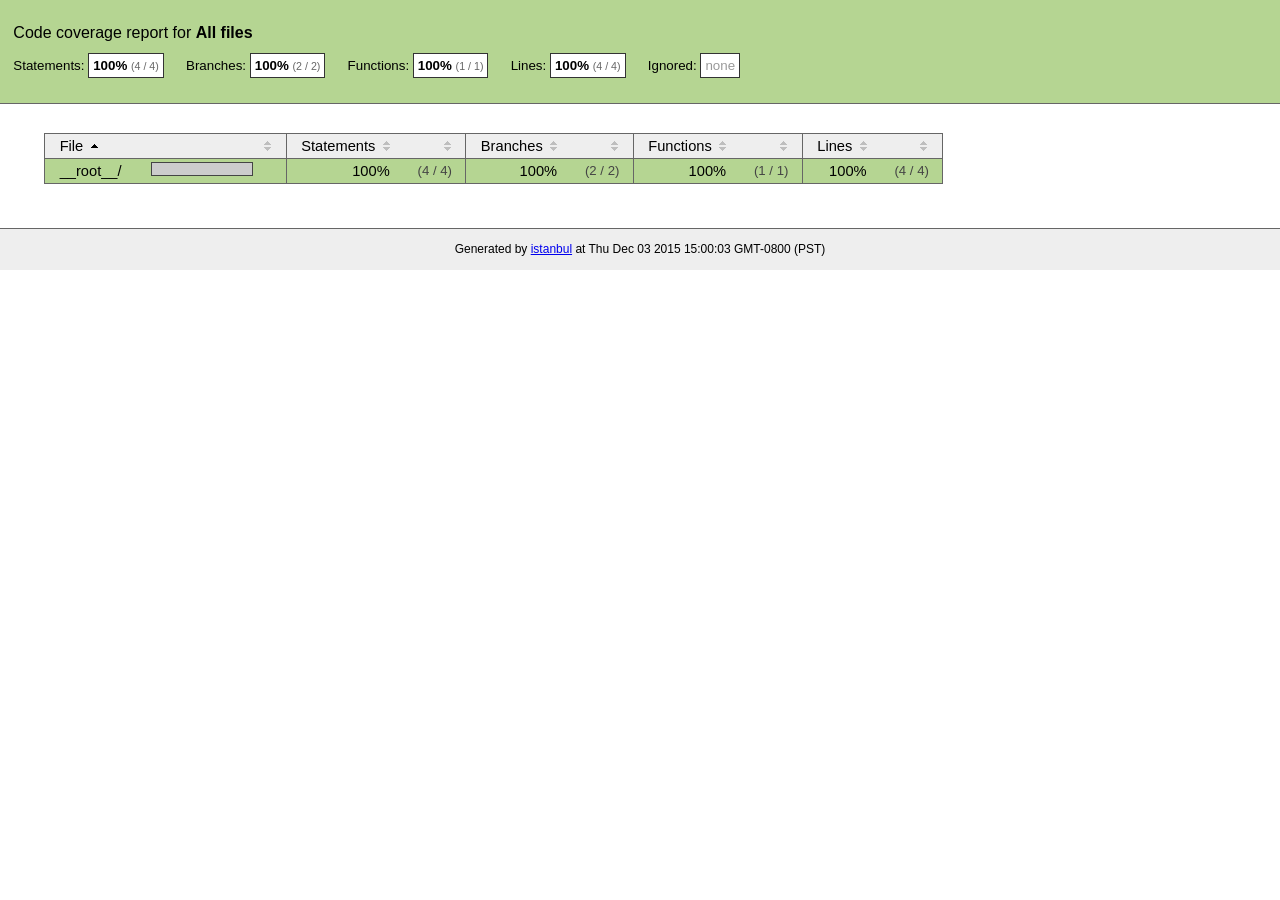
<file: .metadata/.plugins/org.eclipse.wildwebdeveloper.embedder.node/node-v16.13.2-win-x64/node_modules/npm/node_modules/unique-filename/coverage/index.html>
<!doctype html>
<html lang="en">
<head>
    <title>Code coverage report for All files</title>
    <meta charset="utf-8">
    <link rel="stylesheet" href="prettify.css">
    <link rel="stylesheet" href="base.css">
    <style type='text/css'>
        div.coverage-summary .sorter {
            background-image: url(sort-arrow-sprite.png);
        }
    </style>
</head>
<body>
<div class="header high">
    <h1>Code coverage report for <span class="entity">All files</span></h1>
    <h2>
        Statements: <span class="metric">100% <small>(4 / 4)</small></span> &nbsp;&nbsp;&nbsp;&nbsp;
        Branches: <span class="metric">100% <small>(2 / 2)</small></span> &nbsp;&nbsp;&nbsp;&nbsp;
        Functions: <span class="metric">100% <small>(1 / 1)</small></span> &nbsp;&nbsp;&nbsp;&nbsp;
        Lines: <span class="metric">100% <small>(4 / 4)</small></span> &nbsp;&nbsp;&nbsp;&nbsp;
        Ignored: <span class="metric"><span class="ignore-none">none</span></span> &nbsp;&nbsp;&nbsp;&nbsp;
    </h2>
    <div class="path"></div>
</div>
<div class="body">
<div class="coverage-summary">
<table>
<thead>
<tr>
   <th data-col="file" data-fmt="html" data-html="true" class="file">File</th>
   <th data-col="pic" data-type="number" data-fmt="html" data-html="true" class="pic"></th>
   <th data-col="statements" data-type="number" data-fmt="pct" class="pct">Statements</th>
   <th data-col="statements_raw" data-type="number" data-fmt="html" class="abs"></th>
   <th data-col="branches" data-type="number" data-fmt="pct" class="pct">Branches</th>
   <th data-col="branches_raw" data-type="number" data-fmt="html" class="abs"></th>
   <th data-col="functions" data-type="number" data-fmt="pct" class="pct">Functions</th>
   <th data-col="functions_raw" data-type="number" data-fmt="html" class="abs"></th>
   <th data-col="lines" data-type="number" data-fmt="pct" class="pct">Lines</th>
   <th data-col="lines_raw" data-type="number" data-fmt="html" class="abs"></th>
</tr>
</thead>
<tbody><tr>
	<td class="file high" data-value="__root__/"><a href="__root__/index.html">__root__/</a></td>
	<td data-value="100" class="pic high"><span class="cover-fill cover-full" style="width: 100px;"></span><span class="cover-empty" style="width:0px;"></span></td>
	<td data-value="100" class="pct high">100%</td>
	<td data-value="4" class="abs high">(4&nbsp;/&nbsp;4)</td>
	<td data-value="100" class="pct high">100%</td>
	<td data-value="2" class="abs high">(2&nbsp;/&nbsp;2)</td>
	<td data-value="100" class="pct high">100%</td>
	<td data-value="1" class="abs high">(1&nbsp;/&nbsp;1)</td>
	<td data-value="100" class="pct high">100%</td>
	<td data-value="4" class="abs high">(4&nbsp;/&nbsp;4)</td>
	</tr>

</tbody>
</table>
</div>
</div>
<div class="footer">
    <div class="meta">Generated by <a href="http://istanbul-js.org/" target="_blank">istanbul</a> at Thu Dec 03 2015 15:00:03 GMT-0800 (PST)</div>
</div>
<script src="prettify.js"></script>
<script>
window.onload = function () {
        if (typeof prettyPrint === 'function') {
            prettyPrint();
        }
};
</script>
<script src="sorter.js"></script>
</body>
</html>
</file>
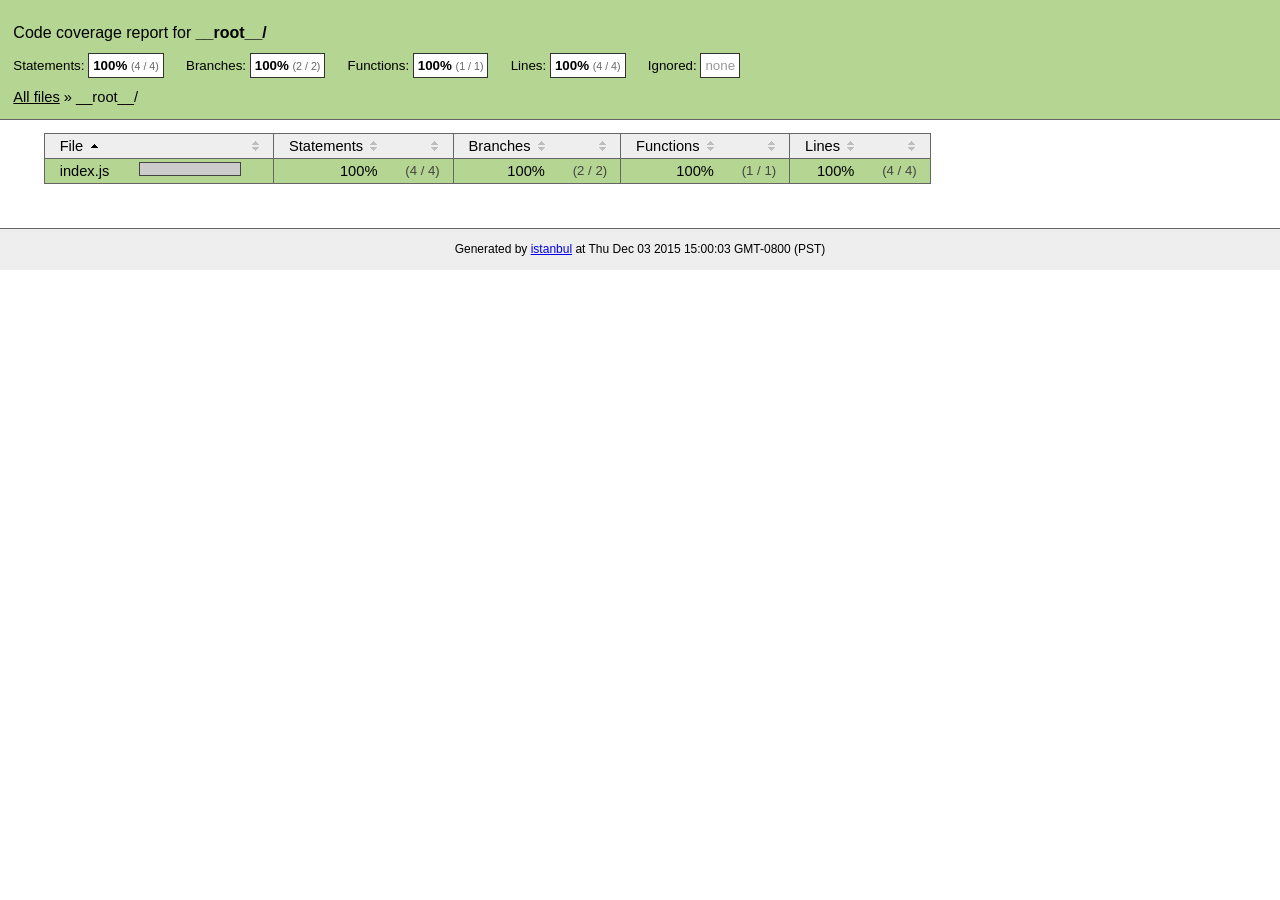
<file: .metadata/.plugins/org.eclipse.wildwebdeveloper.embedder.node/node-v16.13.2-win-x64/node_modules/npm/node_modules/unique-filename/coverage/__root__/index.html>
<!doctype html>
<html lang="en">
<head>
    <title>Code coverage report for __root__/</title>
    <meta charset="utf-8">
    <link rel="stylesheet" href="../prettify.css">
    <link rel="stylesheet" href="../base.css">
    <style type='text/css'>
        div.coverage-summary .sorter {
            background-image: url(../sort-arrow-sprite.png);
        }
    </style>
</head>
<body>
<div class="header high">
    <h1>Code coverage report for <span class="entity">__root__/</span></h1>
    <h2>
        Statements: <span class="metric">100% <small>(4 / 4)</small></span> &nbsp;&nbsp;&nbsp;&nbsp;
        Branches: <span class="metric">100% <small>(2 / 2)</small></span> &nbsp;&nbsp;&nbsp;&nbsp;
        Functions: <span class="metric">100% <small>(1 / 1)</small></span> &nbsp;&nbsp;&nbsp;&nbsp;
        Lines: <span class="metric">100% <small>(4 / 4)</small></span> &nbsp;&nbsp;&nbsp;&nbsp;
        Ignored: <span class="metric"><span class="ignore-none">none</span></span> &nbsp;&nbsp;&nbsp;&nbsp;
    </h2>
    <div class="path"><a href="../index.html">All files</a> &#187; __root__/</div>
</div>
<div class="body">
<div class="coverage-summary">
<table>
<thead>
<tr>
   <th data-col="file" data-fmt="html" data-html="true" class="file">File</th>
   <th data-col="pic" data-type="number" data-fmt="html" data-html="true" class="pic"></th>
   <th data-col="statements" data-type="number" data-fmt="pct" class="pct">Statements</th>
   <th data-col="statements_raw" data-type="number" data-fmt="html" class="abs"></th>
   <th data-col="branches" data-type="number" data-fmt="pct" class="pct">Branches</th>
   <th data-col="branches_raw" data-type="number" data-fmt="html" class="abs"></th>
   <th data-col="functions" data-type="number" data-fmt="pct" class="pct">Functions</th>
   <th data-col="functions_raw" data-type="number" data-fmt="html" class="abs"></th>
   <th data-col="lines" data-type="number" data-fmt="pct" class="pct">Lines</th>
   <th data-col="lines_raw" data-type="number" data-fmt="html" class="abs"></th>
</tr>
</thead>
<tbody><tr>
	<td class="file high" data-value="index.js"><a href="index.js.html">index.js</a></td>
	<td data-value="100" class="pic high"><span class="cover-fill cover-full" style="width: 100px;"></span><span class="cover-empty" style="width:0px;"></span></td>
	<td data-value="100" class="pct high">100%</td>
	<td data-value="4" class="abs high">(4&nbsp;/&nbsp;4)</td>
	<td data-value="100" class="pct high">100%</td>
	<td data-value="2" class="abs high">(2&nbsp;/&nbsp;2)</td>
	<td data-value="100" class="pct high">100%</td>
	<td data-value="1" class="abs high">(1&nbsp;/&nbsp;1)</td>
	<td data-value="100" class="pct high">100%</td>
	<td data-value="4" class="abs high">(4&nbsp;/&nbsp;4)</td>
	</tr>

</tbody>
</table>
</div>
</div>
<div class="footer">
    <div class="meta">Generated by <a href="http://istanbul-js.org/" target="_blank">istanbul</a> at Thu Dec 03 2015 15:00:03 GMT-0800 (PST)</div>
</div>
<script src="../prettify.js"></script>
<script>
window.onload = function () {
        if (typeof prettyPrint === 'function') {
            prettyPrint();
        }
};
</script>
<script src="../sorter.js"></script>
</body>
</html>
</file>
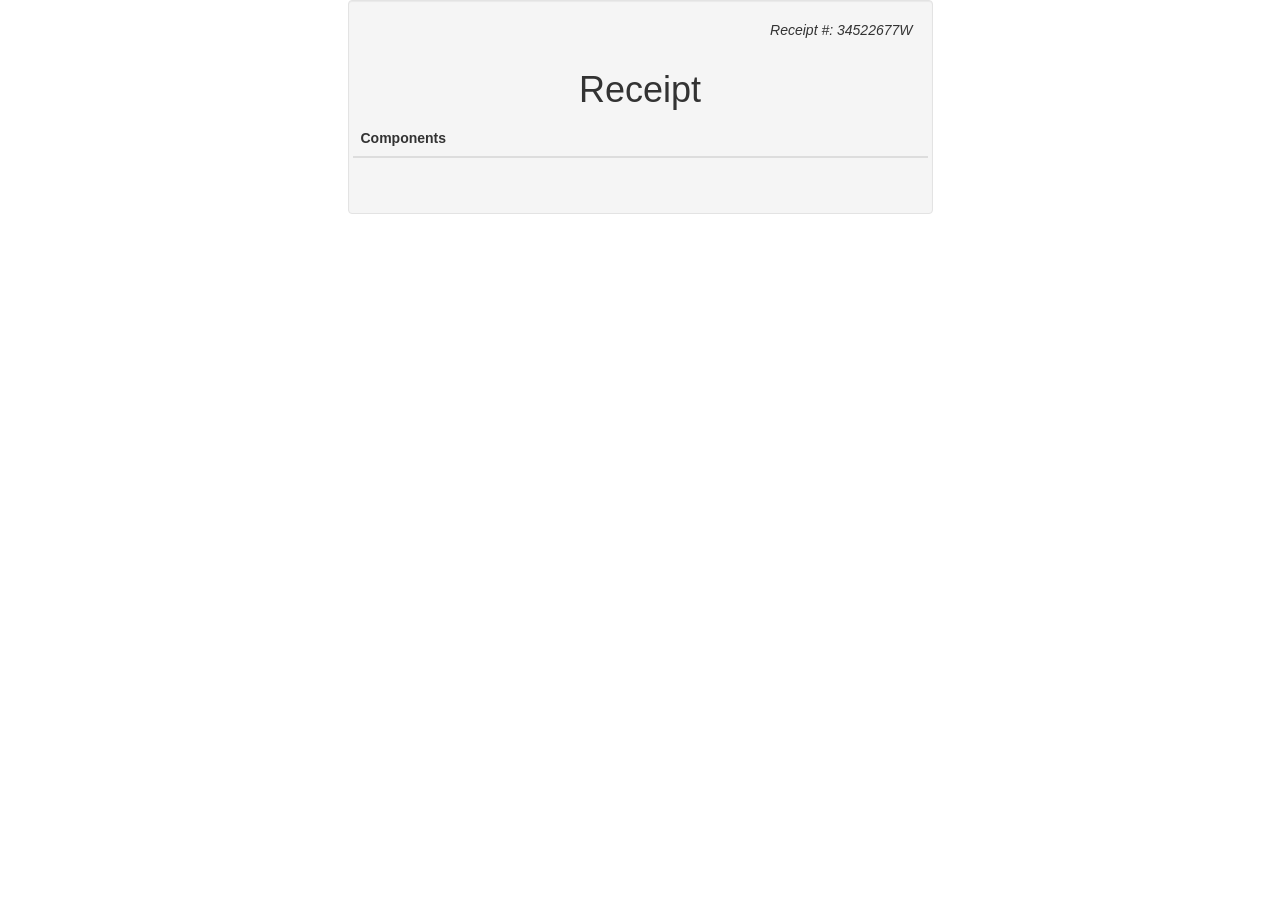
<file: paytm-payment-service/src/main/resources/templates/report.html>
<!DOCTYPE html>
<html lang="en" xmlns:th="http://www.thymeleaf.org">

<head>
    <meta charset="UTF-8"/>
    <title>Payment Report</title>
    <link href="//netdna.bootstrapcdn.com/bootstrap/3.0.0/css/bootstrap.min.css" rel="stylesheet" id="bootstrap-css"/>
    <script src="//netdna.bootstrapcdn.com/bootstrap/3.0.0/js/bootstrap.min.js"></script>
    <script src="//code.jquery.com/jquery-1.11.1.min.js"></script>
</head>
<body>
<div class="container">
    <div class="row">
        <div class="well col-xs-10 col-sm-10 col-md-6 col-xs-offset-1 col-sm-offset-1 col-md-offset-3">
            <div class="row">
                <div class="col-xs-6 col-sm-6 col-md-6">
                    <strong th:text="${result}"></strong>
                    <br>
                </div>
                <div class="col-xs-6 col-sm-6 col-md-6 text-right">
                    <p>
                        <em>Receipt #: 34522677W</em>
                    </p>
                </div>
            </div>
            <div class="row">
                <div class="text-center">
                    <h1>Receipt</h1>
                </div>
               
                <table class="table table-hover">
                    <thead>
                    <tr>
                        <th>Components</th>
                    </tr>
                    </thead>
                    <tbody>

                    <tr th:each="entry : ${parameters}">

                        <td th:text="${entry.key} + '  : -  ' + ${entry.value}"></td>
                      
                    </tr>
                    </tbody>
                </table>
            </div>
        </div>
    </div>
</div>
</body>
</html>
</file>
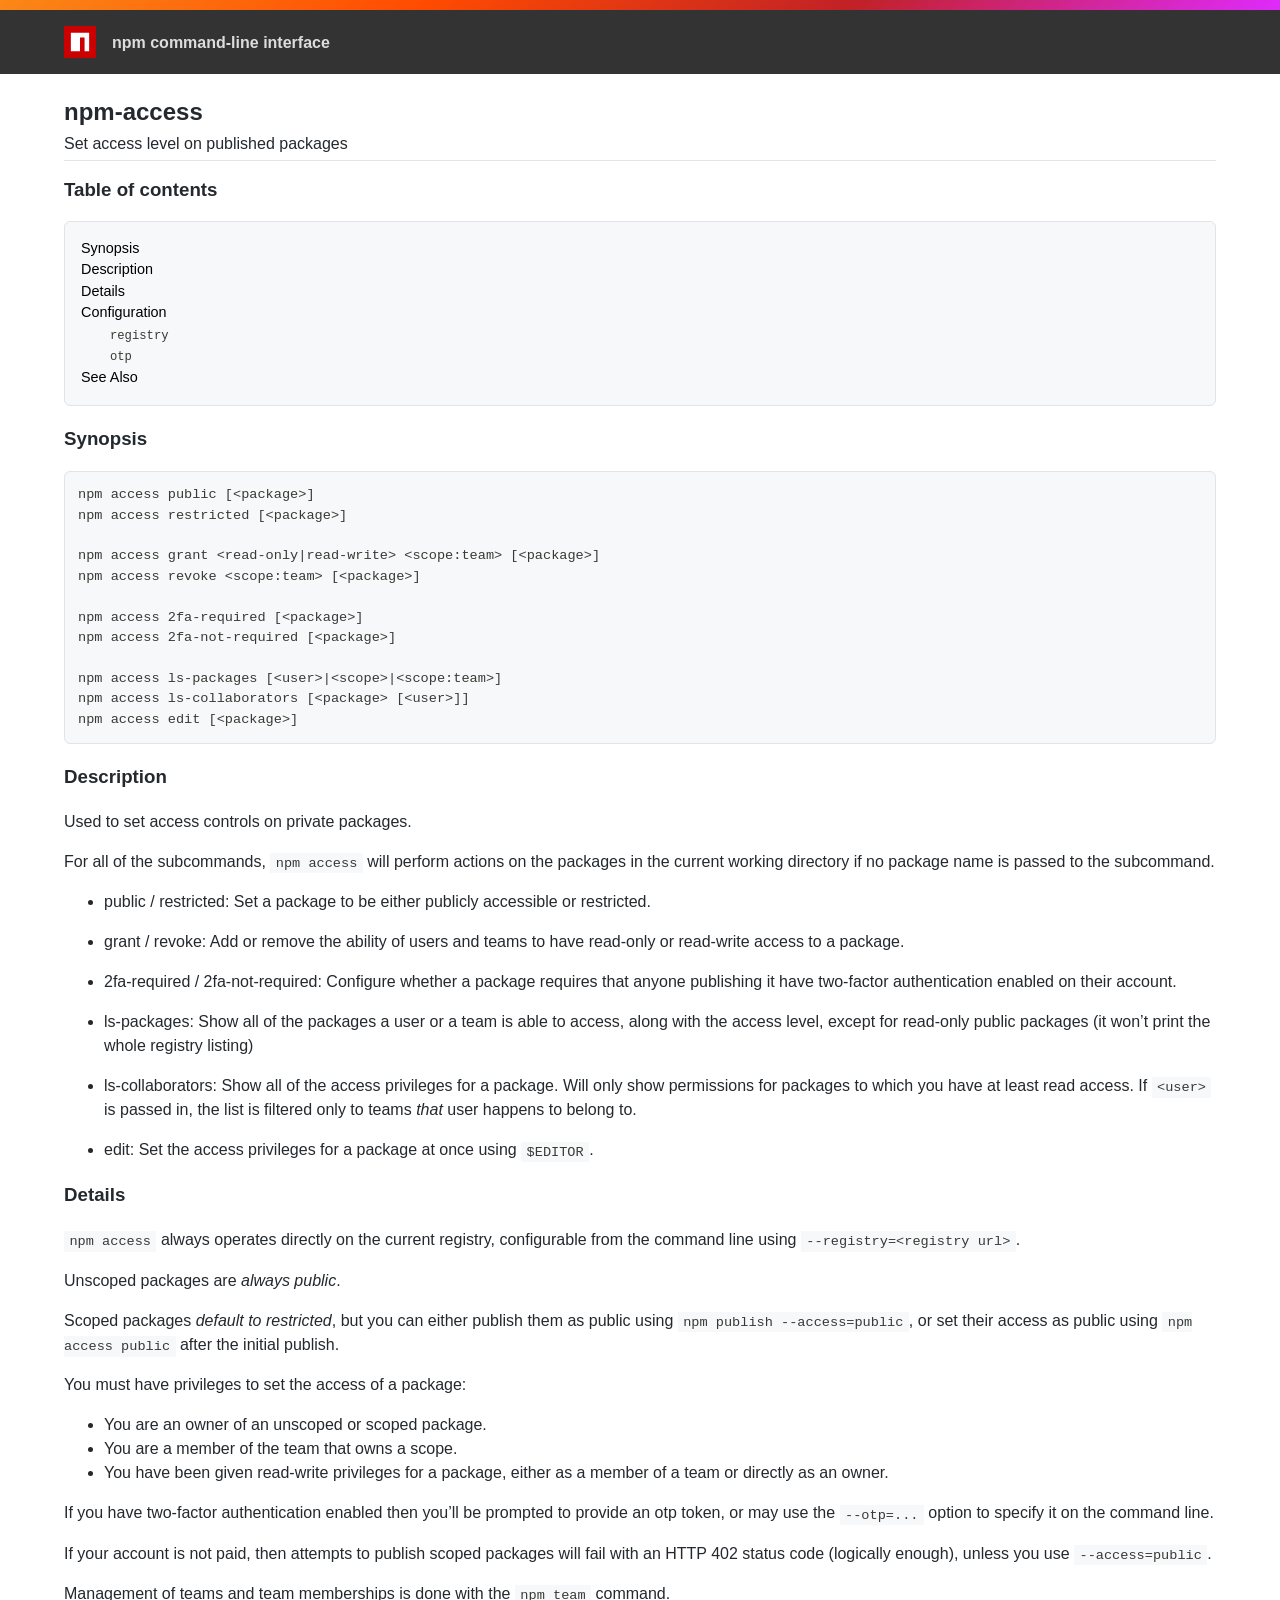
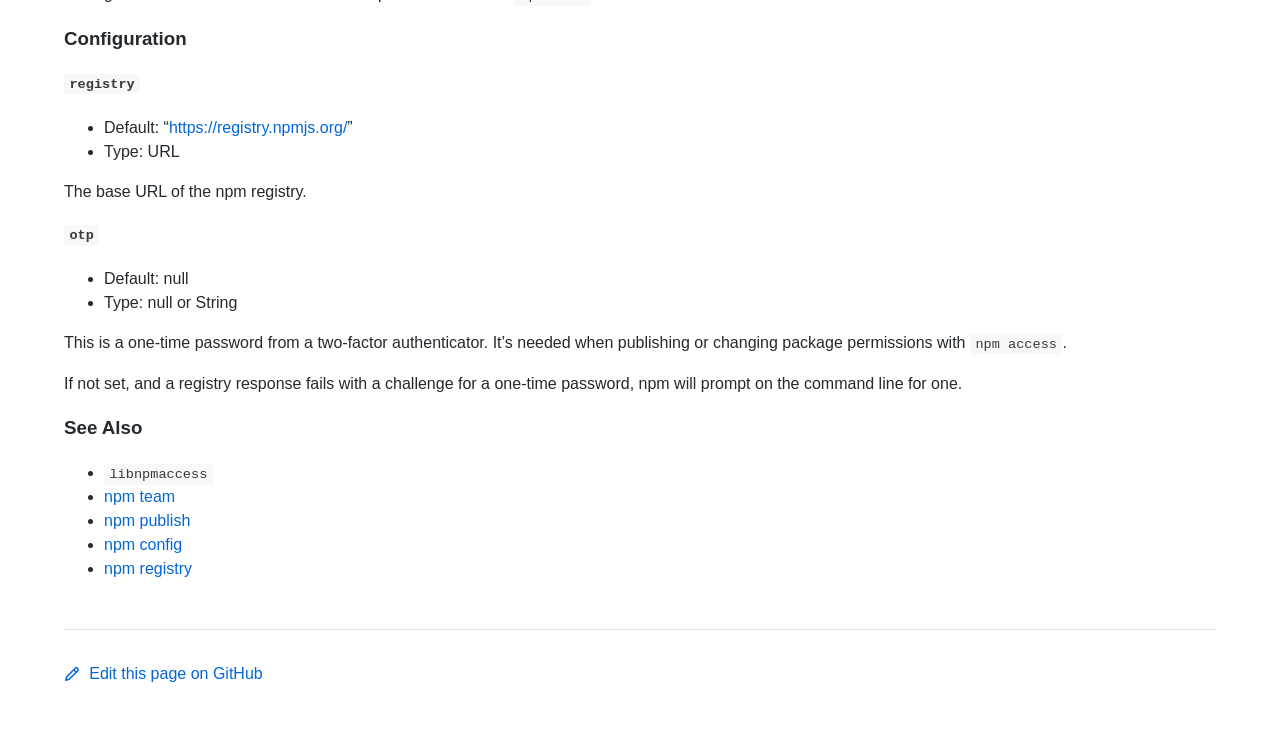
<file: .metadata/.plugins/org.eclipse.wildwebdeveloper.embedder.node/node-v16.13.2-win-x64/node_modules/npm/docs/output/commands/npm-access.html>
<html><head>
<title>npm-access</title>
<style>
body {
    background-color: #ffffff;
    color: #24292e;

    margin: 0;

    line-height: 1.5;

    font-family: -apple-system, BlinkMacSystemFont, "Segoe UI", Helvetica, Arial, sans-serif, "Apple Color Emoji", "Segoe UI Emoji";
}
#rainbar {
    height: 10px;
    background-image: linear-gradient(139deg, #fb8817, #ff4b01, #c12127, #e02aff);
}

a {
    text-decoration: none;
    color: #0366d6;
}
a:hover {
    text-decoration: underline;
}

pre {
    margin: 1em 0px;
    padding: 1em;
    border: solid 1px #e1e4e8;
    border-radius: 6px;

    display: block;
    overflow: auto;

    white-space: pre;

    background-color: #f6f8fa;
    color: #393a34;
}
code {
    font-family: SFMono-Regular, Consolas, "Liberation Mono", Menlo, Courier, monospace;
    font-size: 85%;
    padding: 0.2em 0.4em;
    background-color: #f6f8fa;
    color: #393a34;
}
pre > code {
    padding: 0;
    background-color: inherit;
    color: inherit;
}
h1, h2, h3 {
    font-weight: 600;
}

#logobar {
    background-color: #333333;
    margin: 0 auto;
    padding: 1em 4em;
}
#logobar .logo {
    float: left;
}
#logobar .title {
    font-weight: 600;
    color: #dddddd;
    float: left;
    margin: 5px 0 0 1em;
}
#logobar:after {
    content: "";
    display: block;
    clear: both;
}

#content {
    margin: 0 auto;
    padding: 0 4em;
}

#table_of_contents > h2 {
    font-size: 1.17em;
}
#table_of_contents ul:first-child {
    border: solid 1px #e1e4e8;
    border-radius: 6px;
    padding: 1em;
    background-color: #f6f8fa;
    color: #393a34;
}
#table_of_contents ul {
    list-style-type: none;
    padding-left: 1.5em;
}
#table_of_contents li {
    font-size: 0.9em;
}
#table_of_contents li a {
    color: #000000;
}

header.title {
    border-bottom: solid 1px #e1e4e8;
}
header.title > h1 {
    margin-bottom: 0.25em;
}
header.title > .description {
    display: block;
    margin-bottom: 0.5em;
    line-height: 1;
}

footer#edit {
    border-top: solid 1px #e1e4e8;
    margin: 3em 0 4em 0;
    padding-top: 2em;
}
</style>
</head>
<body>
<div id="banner">
<div id="rainbar"></div>
<div id="logobar">
<svg class="logo" role="img" height="32" width="32" viewBox="0 0 700 700">
<polygon fill="#cb0000" points="0,700 700,700 700,0 0,0"></polygon>
<polygon fill="#ffffff" points="150,550 350,550 350,250 450,250 450,550 550,550 550,150 150,150"></polygon>
</svg>
<div class="title">
npm command-line interface
</div>
</div>
</div>

<section id="content">
<header class="title">
<h1 id="npm-access">npm-access</h1>
<span class="description">Set access level on published packages</span>
</header>

<section id="table_of_contents">
<h2 id="table-of-contents">Table of contents</h2>
<div id="_table_of_contents"><ul><li><a href="#synopsis">Synopsis</a></li><li><a href="#description">Description</a></li><li><a href="#details">Details</a></li><li><a href="#configuration">Configuration</a></li><ul><li><a href="#registry"><code>registry</code></a></li><li><a href="#otp"><code>otp</code></a></li></ul><li><a href="#see-also">See Also</a></li></ul></div>
</section>

<div id="_content"><h3 id="synopsis">Synopsis</h3>
<pre lang="bash"><code>npm access public [&lt;package&gt;]
npm access restricted [&lt;package&gt;]

npm access grant &lt;read-only|read-write&gt; &lt;scope:team&gt; [&lt;package&gt;]
npm access revoke &lt;scope:team&gt; [&lt;package&gt;]

npm access 2fa-required [&lt;package&gt;]
npm access 2fa-not-required [&lt;package&gt;]

npm access ls-packages [&lt;user&gt;|&lt;scope&gt;|&lt;scope:team&gt;]
npm access ls-collaborators [&lt;package&gt; [&lt;user&gt;]]
npm access edit [&lt;package&gt;]
</code></pre>
<h3 id="description">Description</h3>
<p>Used to set access controls on private packages.</p>
<p>For all of the subcommands, <code>npm access</code> will perform actions on the packages
in the current working directory if no package name is passed to the
subcommand.</p>
<ul>
<li>
<p>public / restricted:
Set a package to be either publicly accessible or restricted.</p>
</li>
<li>
<p>grant / revoke:
Add or remove the ability of users and teams to have read-only or read-write
access to a package.</p>
</li>
<li>
<p>2fa-required / 2fa-not-required:
Configure whether a package requires that anyone publishing it have two-factor
authentication enabled on their account.</p>
</li>
<li>
<p>ls-packages:
Show all of the packages a user or a team is able to access, along with the
access level, except for read-only public packages (it won’t print the whole
registry listing)</p>
</li>
<li>
<p>ls-collaborators:
Show all of the access privileges for a package. Will only show permissions
for packages to which you have at least read access. If <code>&lt;user&gt;</code> is passed in,
the list is filtered only to teams <em>that</em> user happens to belong to.</p>
</li>
<li>
<p>edit:
Set the access privileges for a package at once using <code>$EDITOR</code>.</p>
</li>
</ul>
<h3 id="details">Details</h3>
<p><code>npm access</code> always operates directly on the current registry, configurable
from the command line using <code>--registry=&lt;registry url&gt;</code>.</p>
<p>Unscoped packages are <em>always public</em>.</p>
<p>Scoped packages <em>default to restricted</em>, but you can either publish them as
public using <code>npm publish --access=public</code>, or set their access as public using
<code>npm access public</code> after the initial publish.</p>
<p>You must have privileges to set the access of a package:</p>
<ul>
<li>You are an owner of an unscoped or scoped package.</li>
<li>You are a member of the team that owns a scope.</li>
<li>You have been given read-write privileges for a package, either as a member
of a team or directly as an owner.</li>
</ul>
<p>If you have two-factor authentication enabled then you’ll be prompted to
provide an otp token, or may use the <code>--otp=...</code> option to specify it on
the command line.</p>
<p>If your account is not paid, then attempts to publish scoped packages will
fail with an HTTP 402 status code (logically enough), unless you use
<code>--access=public</code>.</p>
<p>Management of teams and team memberships is done with the <code>npm team</code> command.</p>
<h3 id="configuration">Configuration</h3>
<!-- raw HTML omitted -->
<!-- raw HTML omitted -->
<!-- raw HTML omitted -->
<h4 id="registry"><code>registry</code></h4>
<ul>
<li>Default: “<a href="https://registry.npmjs.org/">https://registry.npmjs.org/</a>”</li>
<li>Type: URL</li>
</ul>
<p>The base URL of the npm registry.</p>
<!-- raw HTML omitted -->
<!-- raw HTML omitted -->
<h4 id="otp"><code>otp</code></h4>
<ul>
<li>Default: null</li>
<li>Type: null or String</li>
</ul>
<p>This is a one-time password from a two-factor authenticator. It’s needed
when publishing or changing package permissions with <code>npm access</code>.</p>
<p>If not set, and a registry response fails with a challenge for a one-time
password, npm will prompt on the command line for one.</p>
<!-- raw HTML omitted -->
<!-- raw HTML omitted -->
<!-- raw HTML omitted -->
<h3 id="see-also">See Also</h3>
<ul>
<li><a href="https://npm.im/libnpmaccess"><code>libnpmaccess</code></a></li>
<li><a href="../commands/npm-team.html">npm team</a></li>
<li><a href="../commands/npm-publish.html">npm publish</a></li>
<li><a href="../commands/npm-config.html">npm config</a></li>
<li><a href="../using-npm/registry.html">npm registry</a></li>
</ul>
</div>

<footer id="edit">
<a href="https://github.com/npm/cli/edit/latest/docs/content/commands/npm-access.md">
<svg role="img" viewBox="0 0 16 16" width="16" height="16" fill="currentcolor" style="vertical-align: text-bottom; margin-right: 0.3em;">
<path fill-rule="evenodd" d="M11.013 1.427a1.75 1.75 0 012.474 0l1.086 1.086a1.75 1.75 0 010 2.474l-8.61 8.61c-.21.21-.47.364-.756.445l-3.251.93a.75.75 0 01-.927-.928l.929-3.25a1.75 1.75 0 01.445-.758l8.61-8.61zm1.414 1.06a.25.25 0 00-.354 0L10.811 3.75l1.439 1.44 1.263-1.263a.25.25 0 000-.354l-1.086-1.086zM11.189 6.25L9.75 4.81l-6.286 6.287a.25.25 0 00-.064.108l-.558 1.953 1.953-.558a.249.249 0 00.108-.064l6.286-6.286z"></path>
</svg>
Edit this page on GitHub
</a>
</footer>
</section>



</body></html>
</file>
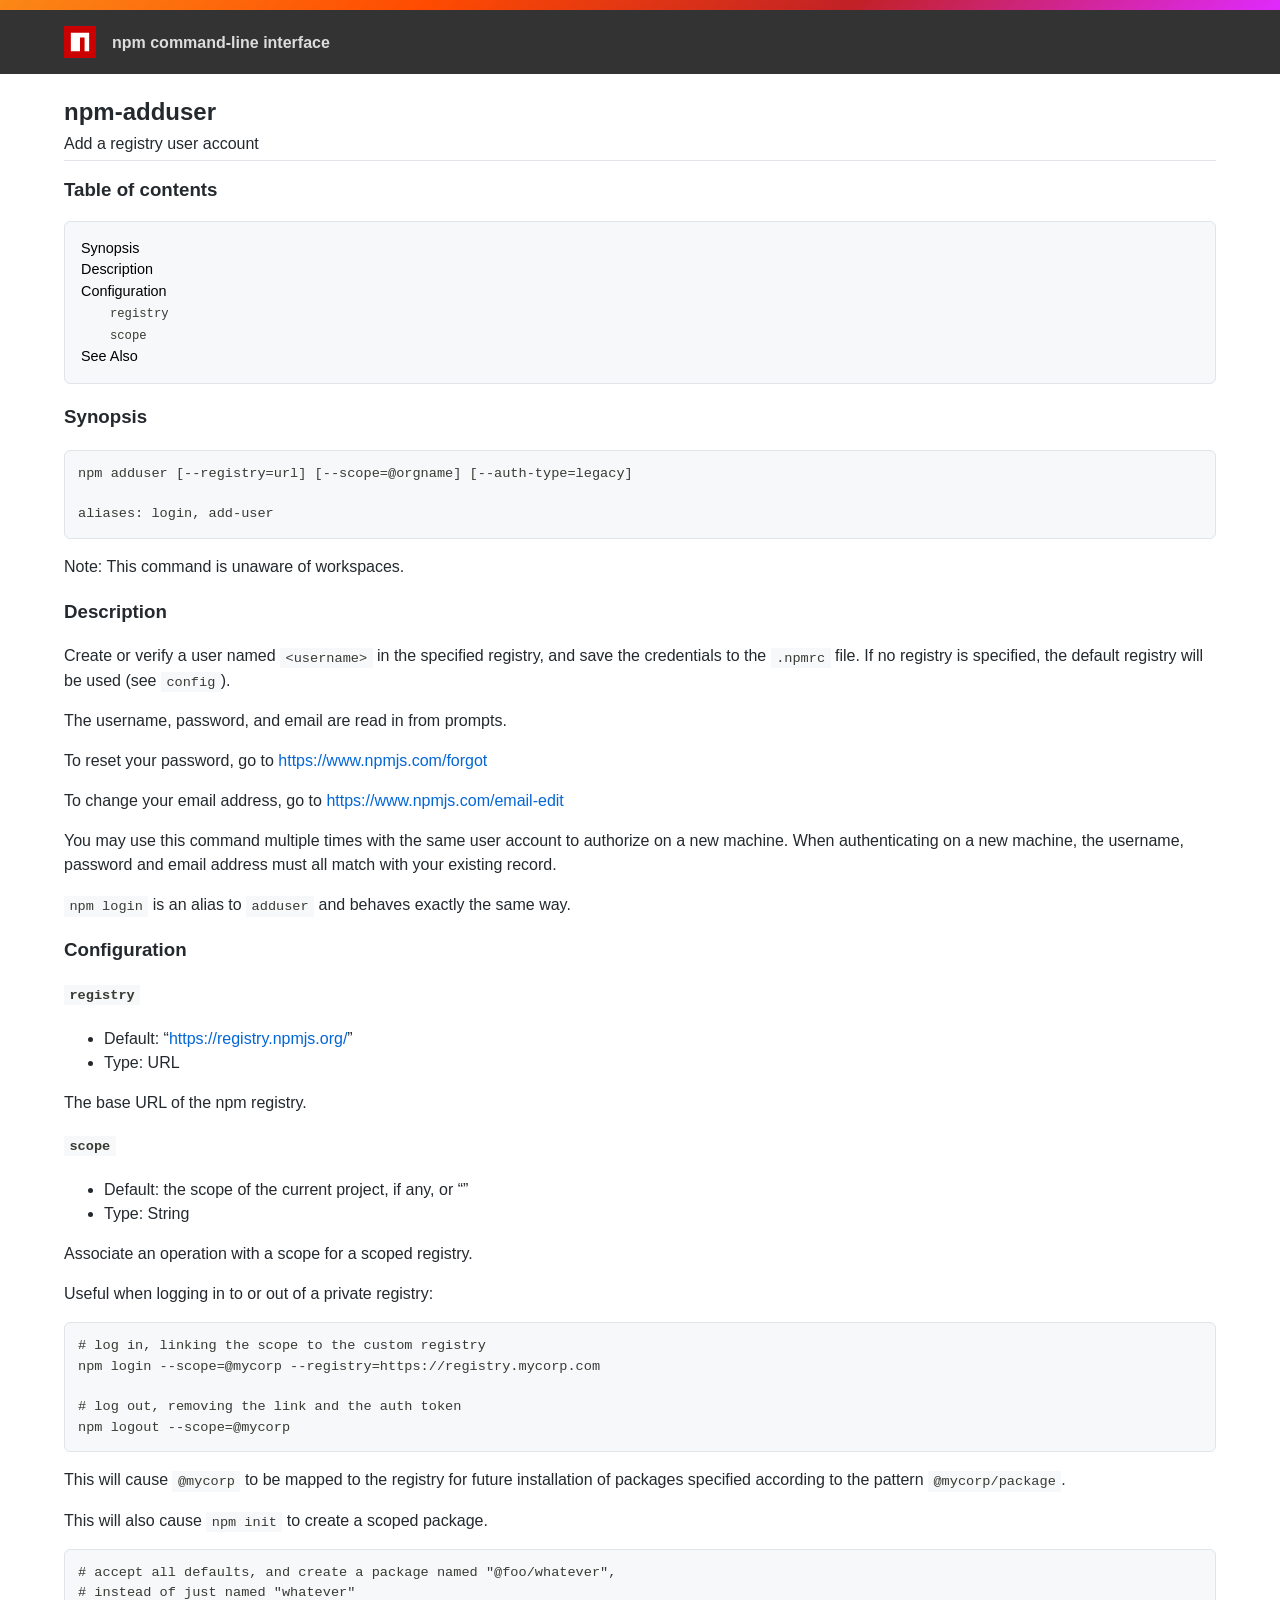
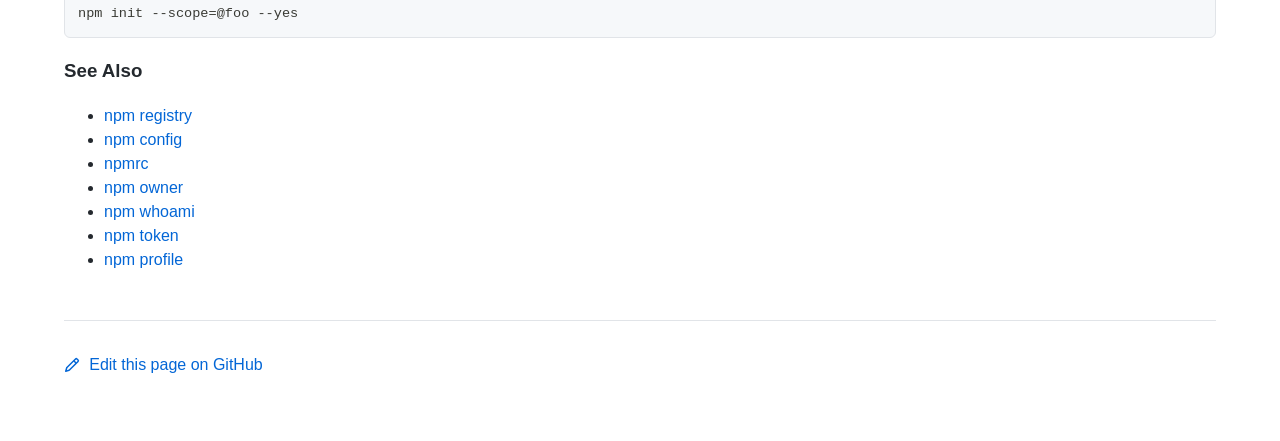
<file: .metadata/.plugins/org.eclipse.wildwebdeveloper.embedder.node/node-v16.13.2-win-x64/node_modules/npm/docs/output/commands/npm-adduser.html>
<html><head>
<title>npm-adduser</title>
<style>
body {
    background-color: #ffffff;
    color: #24292e;

    margin: 0;

    line-height: 1.5;

    font-family: -apple-system, BlinkMacSystemFont, "Segoe UI", Helvetica, Arial, sans-serif, "Apple Color Emoji", "Segoe UI Emoji";
}
#rainbar {
    height: 10px;
    background-image: linear-gradient(139deg, #fb8817, #ff4b01, #c12127, #e02aff);
}

a {
    text-decoration: none;
    color: #0366d6;
}
a:hover {
    text-decoration: underline;
}

pre {
    margin: 1em 0px;
    padding: 1em;
    border: solid 1px #e1e4e8;
    border-radius: 6px;

    display: block;
    overflow: auto;

    white-space: pre;

    background-color: #f6f8fa;
    color: #393a34;
}
code {
    font-family: SFMono-Regular, Consolas, "Liberation Mono", Menlo, Courier, monospace;
    font-size: 85%;
    padding: 0.2em 0.4em;
    background-color: #f6f8fa;
    color: #393a34;
}
pre > code {
    padding: 0;
    background-color: inherit;
    color: inherit;
}
h1, h2, h3 {
    font-weight: 600;
}

#logobar {
    background-color: #333333;
    margin: 0 auto;
    padding: 1em 4em;
}
#logobar .logo {
    float: left;
}
#logobar .title {
    font-weight: 600;
    color: #dddddd;
    float: left;
    margin: 5px 0 0 1em;
}
#logobar:after {
    content: "";
    display: block;
    clear: both;
}

#content {
    margin: 0 auto;
    padding: 0 4em;
}

#table_of_contents > h2 {
    font-size: 1.17em;
}
#table_of_contents ul:first-child {
    border: solid 1px #e1e4e8;
    border-radius: 6px;
    padding: 1em;
    background-color: #f6f8fa;
    color: #393a34;
}
#table_of_contents ul {
    list-style-type: none;
    padding-left: 1.5em;
}
#table_of_contents li {
    font-size: 0.9em;
}
#table_of_contents li a {
    color: #000000;
}

header.title {
    border-bottom: solid 1px #e1e4e8;
}
header.title > h1 {
    margin-bottom: 0.25em;
}
header.title > .description {
    display: block;
    margin-bottom: 0.5em;
    line-height: 1;
}

footer#edit {
    border-top: solid 1px #e1e4e8;
    margin: 3em 0 4em 0;
    padding-top: 2em;
}
</style>
</head>
<body>
<div id="banner">
<div id="rainbar"></div>
<div id="logobar">
<svg class="logo" role="img" height="32" width="32" viewBox="0 0 700 700">
<polygon fill="#cb0000" points="0,700 700,700 700,0 0,0"></polygon>
<polygon fill="#ffffff" points="150,550 350,550 350,250 450,250 450,550 550,550 550,150 150,150"></polygon>
</svg>
<div class="title">
npm command-line interface
</div>
</div>
</div>

<section id="content">
<header class="title">
<h1 id="npm-adduser">npm-adduser</h1>
<span class="description">Add a registry user account</span>
</header>

<section id="table_of_contents">
<h2 id="table-of-contents">Table of contents</h2>
<div id="_table_of_contents"><ul><li><a href="#synopsis">Synopsis</a></li><li><a href="#description">Description</a></li><li><a href="#configuration">Configuration</a></li><ul><li><a href="#registry"><code>registry</code></a></li><li><a href="#scope"><code>scope</code></a></li></ul><li><a href="#see-also">See Also</a></li></ul></div>
</section>

<div id="_content"><h3 id="synopsis">Synopsis</h3>
<pre lang="bash"><code>npm adduser [--registry=url] [--scope=@orgname] [--auth-type=legacy]

aliases: login, add-user
</code></pre>
<p>Note: This command is unaware of workspaces.</p>
<h3 id="description">Description</h3>
<p>Create or verify a user named <code>&lt;username&gt;</code> in the specified registry, and
save the credentials to the <code>.npmrc</code> file. If no registry is specified,
the default registry will be used (see <a href="../using-npm/config.html"><code>config</code></a>).</p>
<p>The username, password, and email are read in from prompts.</p>
<p>To reset your password, go to <a href="https://www.npmjs.com/forgot">https://www.npmjs.com/forgot</a></p>
<p>To change your email address, go to <a href="https://www.npmjs.com/email-edit">https://www.npmjs.com/email-edit</a></p>
<p>You may use this command multiple times with the same user account to
authorize on a new machine.  When authenticating on a new machine,
the username, password and email address must all match with
your existing record.</p>
<p><code>npm login</code> is an alias to <code>adduser</code> and behaves exactly the same way.</p>
<h3 id="configuration">Configuration</h3>
<!-- raw HTML omitted -->
<!-- raw HTML omitted -->
<!-- raw HTML omitted -->
<h4 id="registry"><code>registry</code></h4>
<ul>
<li>Default: “<a href="https://registry.npmjs.org/">https://registry.npmjs.org/</a>”</li>
<li>Type: URL</li>
</ul>
<p>The base URL of the npm registry.</p>
<!-- raw HTML omitted -->
<!-- raw HTML omitted -->
<h4 id="scope"><code>scope</code></h4>
<ul>
<li>Default: the scope of the current project, if any, or “”</li>
<li>Type: String</li>
</ul>
<p>Associate an operation with a scope for a scoped registry.</p>
<p>Useful when logging in to or out of a private registry:</p>
<pre><code># log in, linking the scope to the custom registry
npm login --scope=@mycorp --registry=https://registry.mycorp.com

# log out, removing the link and the auth token
npm logout --scope=@mycorp
</code></pre>
<p>This will cause <code>@mycorp</code> to be mapped to the registry for future
installation of packages specified according to the pattern
<code>@mycorp/package</code>.</p>
<p>This will also cause <code>npm init</code> to create a scoped package.</p>
<pre><code># accept all defaults, and create a package named "@foo/whatever",
# instead of just named "whatever"
npm init --scope=@foo --yes
</code></pre>
<!-- raw HTML omitted -->
<!-- raw HTML omitted -->
<!-- raw HTML omitted -->
<h3 id="see-also">See Also</h3>
<ul>
<li><a href="../using-npm/registry.html">npm registry</a></li>
<li><a href="../commands/npm-config.html">npm config</a></li>
<li><a href="../configuring-npm/npmrc.html">npmrc</a></li>
<li><a href="../commands/npm-owner.html">npm owner</a></li>
<li><a href="../commands/npm-whoami.html">npm whoami</a></li>
<li><a href="../commands/npm-token.html">npm token</a></li>
<li><a href="../commands/npm-profile.html">npm profile</a></li>
</ul>
</div>

<footer id="edit">
<a href="https://github.com/npm/cli/edit/latest/docs/content/commands/npm-adduser.md">
<svg role="img" viewBox="0 0 16 16" width="16" height="16" fill="currentcolor" style="vertical-align: text-bottom; margin-right: 0.3em;">
<path fill-rule="evenodd" d="M11.013 1.427a1.75 1.75 0 012.474 0l1.086 1.086a1.75 1.75 0 010 2.474l-8.61 8.61c-.21.21-.47.364-.756.445l-3.251.93a.75.75 0 01-.927-.928l.929-3.25a1.75 1.75 0 01.445-.758l8.61-8.61zm1.414 1.06a.25.25 0 00-.354 0L10.811 3.75l1.439 1.44 1.263-1.263a.25.25 0 000-.354l-1.086-1.086zM11.189 6.25L9.75 4.81l-6.286 6.287a.25.25 0 00-.064.108l-.558 1.953 1.953-.558a.249.249 0 00.108-.064l6.286-6.286z"></path>
</svg>
Edit this page on GitHub
</a>
</footer>
</section>



</body></html>
</file>
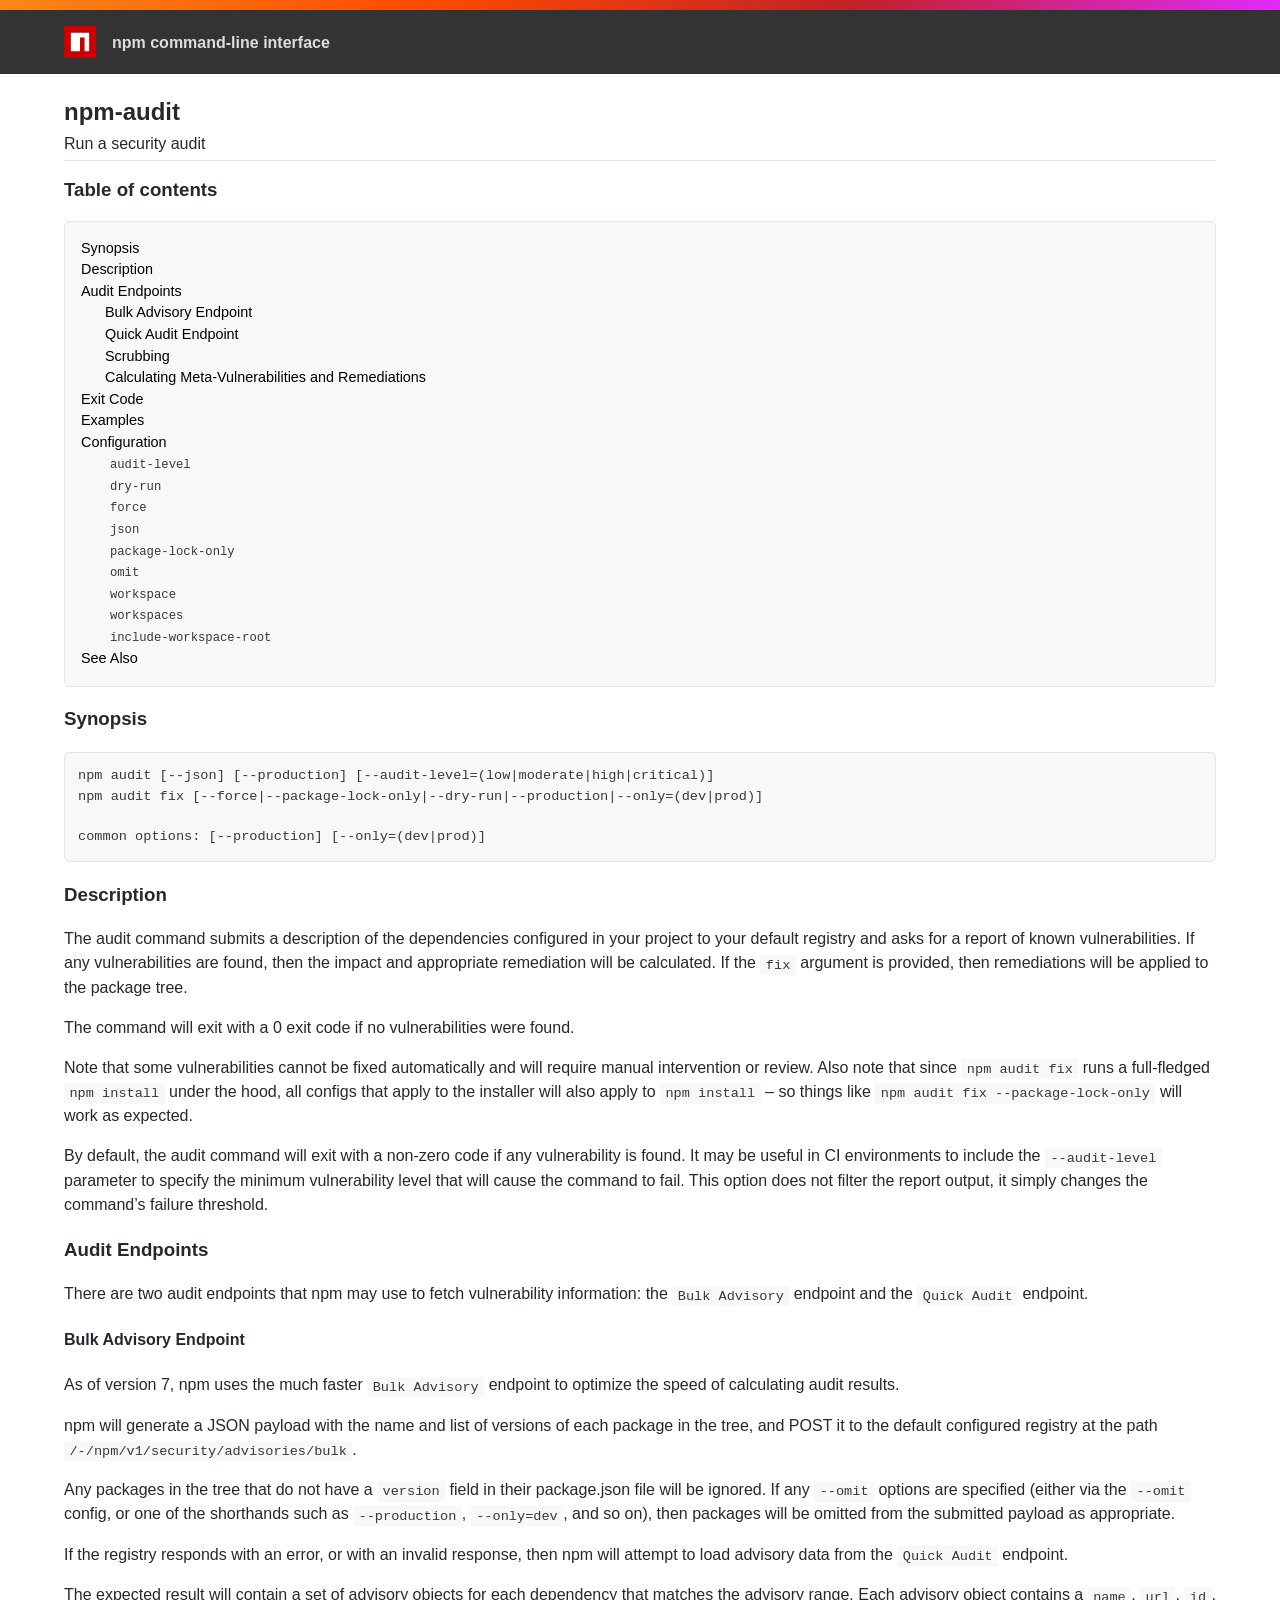
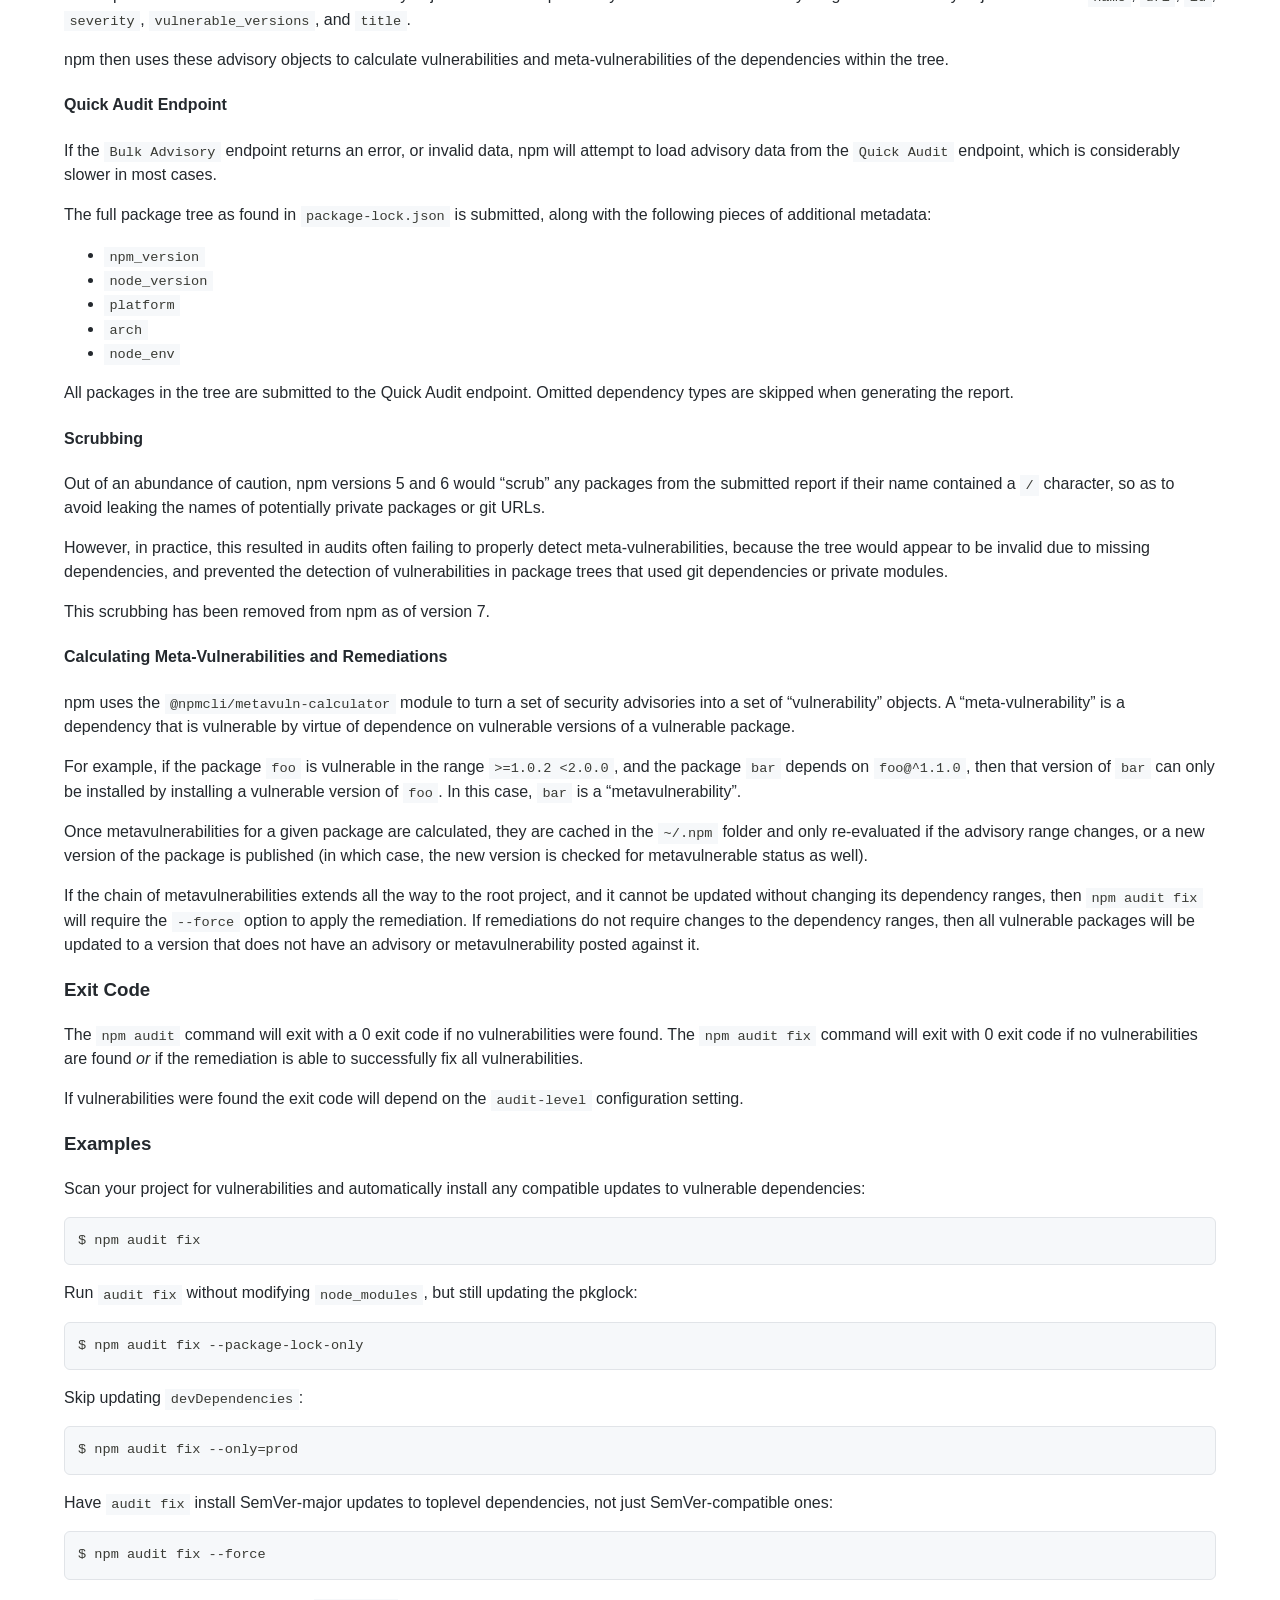
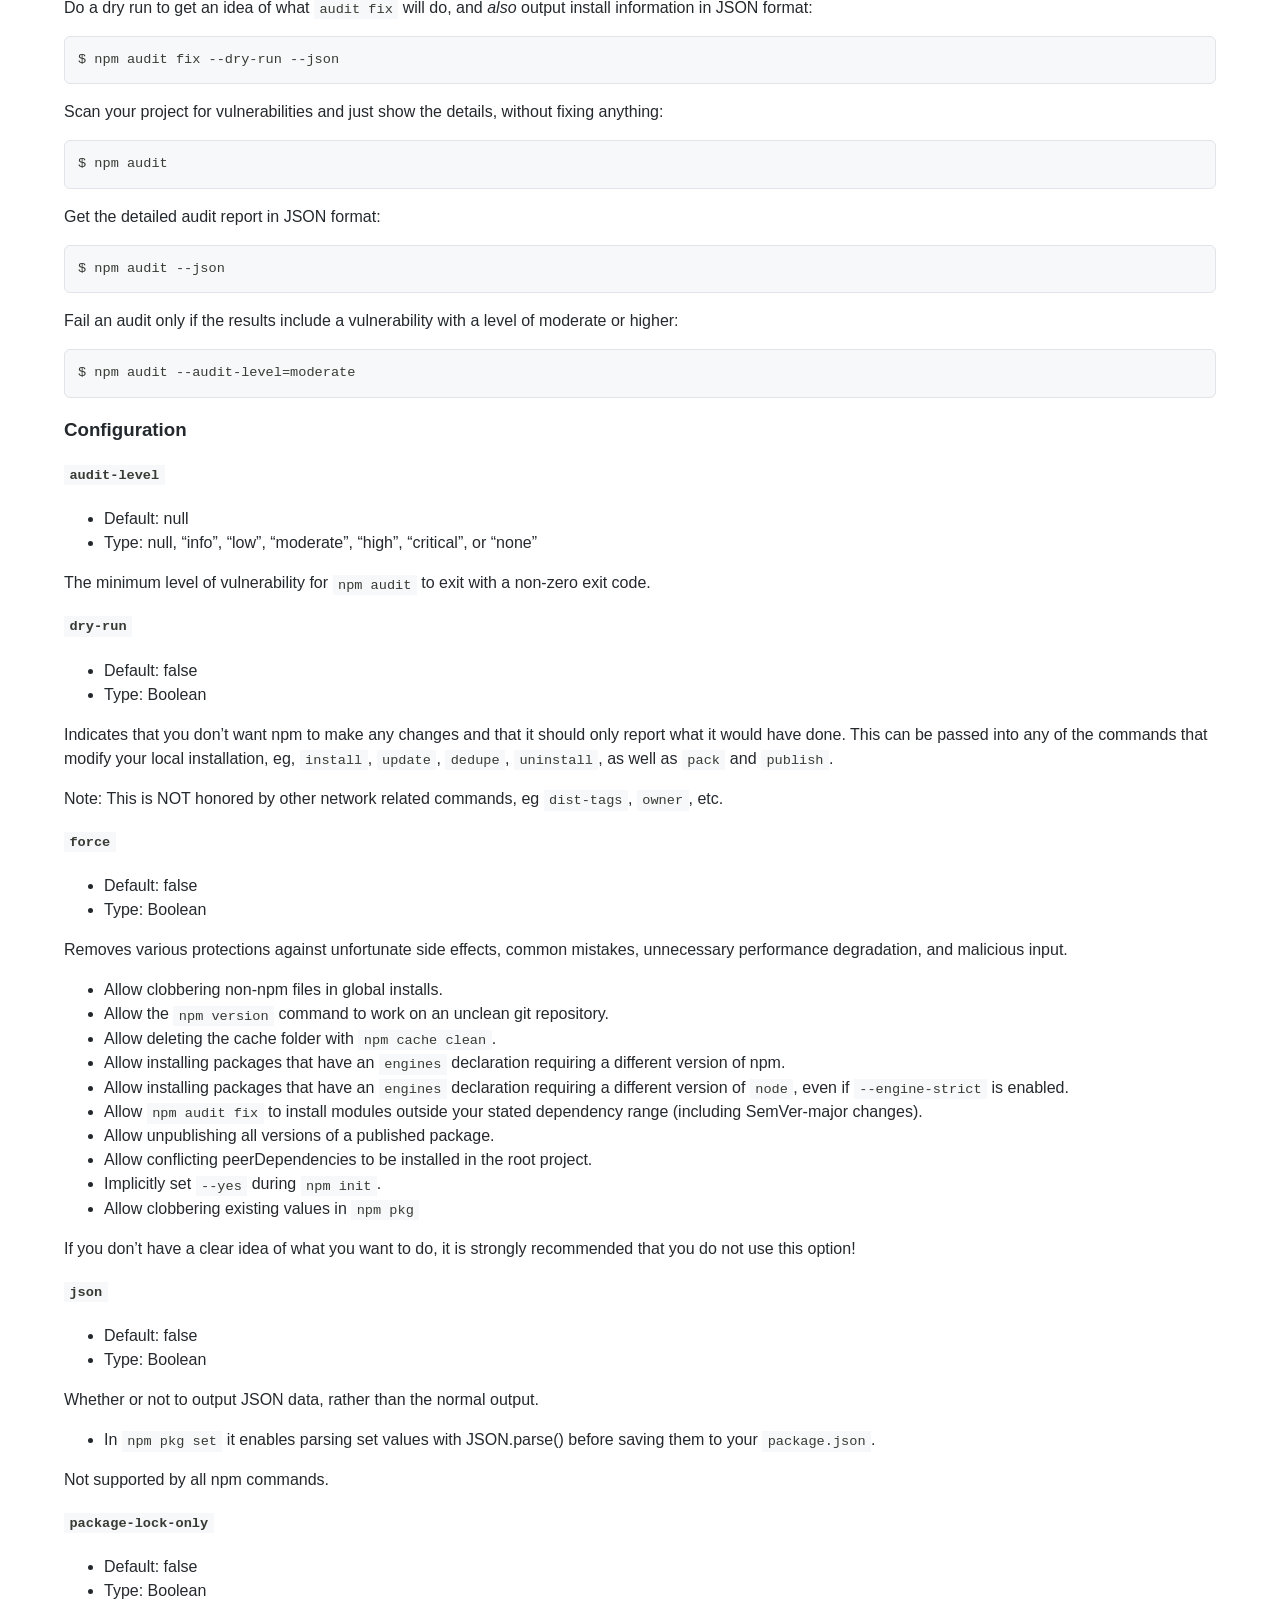
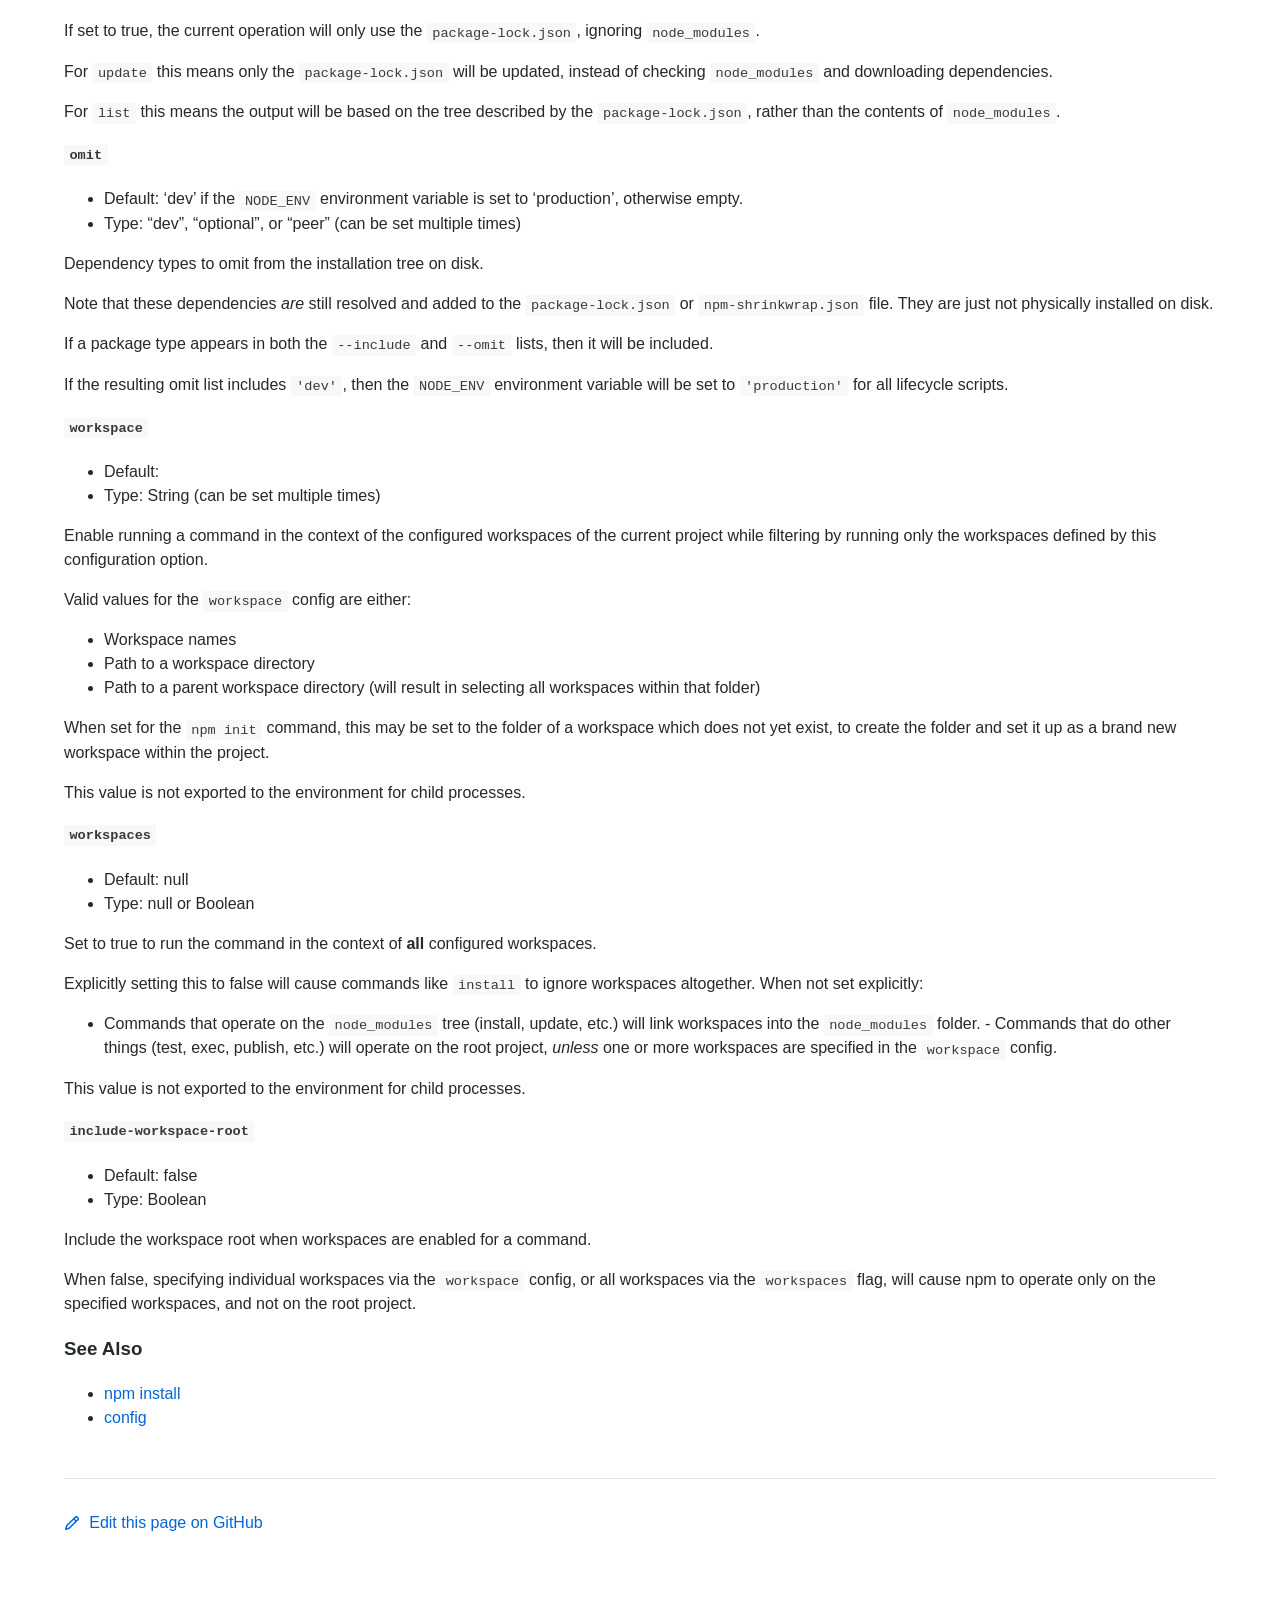
<file: .metadata/.plugins/org.eclipse.wildwebdeveloper.embedder.node/node-v16.13.2-win-x64/node_modules/npm/docs/output/commands/npm-audit.html>
<html><head>
<title>npm-audit</title>
<style>
body {
    background-color: #ffffff;
    color: #24292e;

    margin: 0;

    line-height: 1.5;

    font-family: -apple-system, BlinkMacSystemFont, "Segoe UI", Helvetica, Arial, sans-serif, "Apple Color Emoji", "Segoe UI Emoji";
}
#rainbar {
    height: 10px;
    background-image: linear-gradient(139deg, #fb8817, #ff4b01, #c12127, #e02aff);
}

a {
    text-decoration: none;
    color: #0366d6;
}
a:hover {
    text-decoration: underline;
}

pre {
    margin: 1em 0px;
    padding: 1em;
    border: solid 1px #e1e4e8;
    border-radius: 6px;

    display: block;
    overflow: auto;

    white-space: pre;

    background-color: #f6f8fa;
    color: #393a34;
}
code {
    font-family: SFMono-Regular, Consolas, "Liberation Mono", Menlo, Courier, monospace;
    font-size: 85%;
    padding: 0.2em 0.4em;
    background-color: #f6f8fa;
    color: #393a34;
}
pre > code {
    padding: 0;
    background-color: inherit;
    color: inherit;
}
h1, h2, h3 {
    font-weight: 600;
}

#logobar {
    background-color: #333333;
    margin: 0 auto;
    padding: 1em 4em;
}
#logobar .logo {
    float: left;
}
#logobar .title {
    font-weight: 600;
    color: #dddddd;
    float: left;
    margin: 5px 0 0 1em;
}
#logobar:after {
    content: "";
    display: block;
    clear: both;
}

#content {
    margin: 0 auto;
    padding: 0 4em;
}

#table_of_contents > h2 {
    font-size: 1.17em;
}
#table_of_contents ul:first-child {
    border: solid 1px #e1e4e8;
    border-radius: 6px;
    padding: 1em;
    background-color: #f6f8fa;
    color: #393a34;
}
#table_of_contents ul {
    list-style-type: none;
    padding-left: 1.5em;
}
#table_of_contents li {
    font-size: 0.9em;
}
#table_of_contents li a {
    color: #000000;
}

header.title {
    border-bottom: solid 1px #e1e4e8;
}
header.title > h1 {
    margin-bottom: 0.25em;
}
header.title > .description {
    display: block;
    margin-bottom: 0.5em;
    line-height: 1;
}

footer#edit {
    border-top: solid 1px #e1e4e8;
    margin: 3em 0 4em 0;
    padding-top: 2em;
}
</style>
</head>
<body>
<div id="banner">
<div id="rainbar"></div>
<div id="logobar">
<svg class="logo" role="img" height="32" width="32" viewBox="0 0 700 700">
<polygon fill="#cb0000" points="0,700 700,700 700,0 0,0"></polygon>
<polygon fill="#ffffff" points="150,550 350,550 350,250 450,250 450,550 550,550 550,150 150,150"></polygon>
</svg>
<div class="title">
npm command-line interface
</div>
</div>
</div>

<section id="content">
<header class="title">
<h1 id="npm-audit">npm-audit</h1>
<span class="description">Run a security audit</span>
</header>

<section id="table_of_contents">
<h2 id="table-of-contents">Table of contents</h2>
<div id="_table_of_contents"><ul><li><a href="#synopsis">Synopsis</a></li><li><a href="#description">Description</a></li><li><a href="#audit-endpoints">Audit Endpoints</a></li><ul><li><a href="#bulk-advisory-endpoint">Bulk Advisory Endpoint</a></li><li><a href="#quick-audit-endpoint">Quick Audit Endpoint</a></li><li><a href="#scrubbing">Scrubbing</a></li><li><a href="#calculating-meta-vulnerabilities-and-remediations">Calculating Meta-Vulnerabilities and Remediations</a></li></ul><li><a href="#exit-code">Exit Code</a></li><li><a href="#examples">Examples</a></li><li><a href="#configuration">Configuration</a></li><ul><li><a href="#audit-level"><code>audit-level</code></a></li><li><a href="#dry-run"><code>dry-run</code></a></li><li><a href="#force"><code>force</code></a></li><li><a href="#json"><code>json</code></a></li><li><a href="#package-lock-only"><code>package-lock-only</code></a></li><li><a href="#omit"><code>omit</code></a></li><li><a href="#workspace"><code>workspace</code></a></li><li><a href="#workspaces"><code>workspaces</code></a></li><li><a href="#include-workspace-root"><code>include-workspace-root</code></a></li></ul><li><a href="#see-also">See Also</a></li></ul></div>
</section>

<div id="_content"><h3 id="synopsis">Synopsis</h3>
<pre lang="bash"><code>npm audit [--json] [--production] [--audit-level=(low|moderate|high|critical)]
npm audit fix [--force|--package-lock-only|--dry-run|--production|--only=(dev|prod)]

common options: [--production] [--only=(dev|prod)]
</code></pre>
<h3 id="description">Description</h3>
<p>The audit command submits a description of the dependencies configured in
your project to your default registry and asks for a report of known
vulnerabilities.  If any vulnerabilities are found, then the impact and
appropriate remediation will be calculated.  If the <code>fix</code> argument is
provided, then remediations will be applied to the package tree.</p>
<p>The command will exit with a 0 exit code if no vulnerabilities were found.</p>
<p>Note that some vulnerabilities cannot be fixed automatically and will
require manual intervention or review.  Also note that since <code>npm audit fix</code> runs a full-fledged <code>npm install</code> under the hood, all configs that
apply to the installer will also apply to <code>npm install</code> – so things like
<code>npm audit fix --package-lock-only</code> will work as expected.</p>
<p>By default, the audit command will exit with a non-zero code if any
vulnerability is found. It may be useful in CI environments to include the
<code>--audit-level</code> parameter to specify the minimum vulnerability level that
will cause the command to fail. This option does not filter the report
output, it simply changes the command’s failure threshold.</p>
<h3 id="audit-endpoints">Audit Endpoints</h3>
<p>There are two audit endpoints that npm may use to fetch vulnerability
information: the <code>Bulk Advisory</code> endpoint and the <code>Quick Audit</code> endpoint.</p>
<h4 id="bulk-advisory-endpoint">Bulk Advisory Endpoint</h4>
<p>As of version 7, npm uses the much faster <code>Bulk Advisory</code> endpoint to
optimize the speed of calculating audit results.</p>
<p>npm will generate a JSON payload with the name and list of versions of each
package in the tree, and POST it to the default configured registry at
the path <code>/-/npm/v1/security/advisories/bulk</code>.</p>
<p>Any packages in the tree that do not have a <code>version</code> field in their
package.json file will be ignored.  If any <code>--omit</code> options are specified
(either via the <code>--omit</code> config, or one of the shorthands such as
<code>--production</code>, <code>--only=dev</code>, and so on), then packages will be omitted
from the submitted payload as appropriate.</p>
<p>If the registry responds with an error, or with an invalid response, then
npm will attempt to load advisory data from the <code>Quick Audit</code> endpoint.</p>
<p>The expected result will contain a set of advisory objects for each
dependency that matches the advisory range.  Each advisory object contains
a <code>name</code>, <code>url</code>, <code>id</code>, <code>severity</code>, <code>vulnerable_versions</code>, and <code>title</code>.</p>
<p>npm then uses these advisory objects to calculate vulnerabilities and
meta-vulnerabilities of the dependencies within the tree.</p>
<h4 id="quick-audit-endpoint">Quick Audit Endpoint</h4>
<p>If the <code>Bulk Advisory</code> endpoint returns an error, or invalid data, npm will
attempt to load advisory data from the <code>Quick Audit</code> endpoint, which is
considerably slower in most cases.</p>
<p>The full package tree as found in <code>package-lock.json</code> is submitted, along
with the following pieces of additional metadata:</p>
<ul>
<li><code>npm_version</code></li>
<li><code>node_version</code></li>
<li><code>platform</code></li>
<li><code>arch</code></li>
<li><code>node_env</code></li>
</ul>
<p>All packages in the tree are submitted to the Quick Audit endpoint.
Omitted dependency types are skipped when generating the report.</p>
<h4 id="scrubbing">Scrubbing</h4>
<p>Out of an abundance of caution, npm versions 5 and 6 would “scrub” any
packages from the submitted report if their name contained a <code>/</code> character,
so as to avoid leaking the names of potentially private packages or git
URLs.</p>
<p>However, in practice, this resulted in audits often failing to properly
detect meta-vulnerabilities, because the tree would appear to be invalid
due to missing dependencies, and prevented the detection of vulnerabilities
in package trees that used git dependencies or private modules.</p>
<p>This scrubbing has been removed from npm as of version 7.</p>
<h4 id="calculating-meta-vulnerabilities-and-remediations">Calculating Meta-Vulnerabilities and Remediations</h4>
<p>npm uses the
<a href="http://npm.im/@npmcli/metavuln-calculator"><code>@npmcli/metavuln-calculator</code></a>
module to turn a set of security advisories into a set of “vulnerability”
objects.  A “meta-vulnerability” is a dependency that is vulnerable by
virtue of dependence on vulnerable versions of a vulnerable package.</p>
<p>For example, if the package <code>foo</code> is vulnerable in the range <code>&gt;=1.0.2 &lt;2.0.0</code>, and the package <code>bar</code> depends on <code>foo@^1.1.0</code>, then that version
of <code>bar</code> can only be installed by installing a vulnerable version of <code>foo</code>.
In this case, <code>bar</code> is a “metavulnerability”.</p>
<p>Once metavulnerabilities for a given package are calculated, they are
cached in the <code>~/.npm</code> folder and only re-evaluated if the advisory range
changes, or a new version of the package is published (in which case, the
new version is checked for metavulnerable status as well).</p>
<p>If the chain of metavulnerabilities extends all the way to the root
project, and it cannot be updated without changing its dependency ranges,
then <code>npm audit fix</code> will require the <code>--force</code> option to apply the
remediation.  If remediations do not require changes to the dependency
ranges, then all vulnerable packages will be updated to a version that does
not have an advisory or metavulnerability posted against it.</p>
<h3 id="exit-code">Exit Code</h3>
<p>The <code>npm audit</code> command will exit with a 0 exit code if no vulnerabilities
were found.  The <code>npm audit fix</code> command will exit with 0 exit code if no
vulnerabilities are found <em>or</em> if the remediation is able to successfully
fix all vulnerabilities.</p>
<p>If vulnerabilities were found the exit code will depend on the
<code>audit-level</code> configuration setting.</p>
<h3 id="examples">Examples</h3>
<p>Scan your project for vulnerabilities and automatically install any compatible
updates to vulnerable dependencies:</p>
<pre lang="bash"><code>$ npm audit fix
</code></pre>
<p>Run <code>audit fix</code> without modifying <code>node_modules</code>, but still updating the
pkglock:</p>
<pre lang="bash"><code>$ npm audit fix --package-lock-only
</code></pre>
<p>Skip updating <code>devDependencies</code>:</p>
<pre lang="bash"><code>$ npm audit fix --only=prod
</code></pre>
<p>Have <code>audit fix</code> install SemVer-major updates to toplevel dependencies, not
just SemVer-compatible ones:</p>
<pre lang="bash"><code>$ npm audit fix --force
</code></pre>
<p>Do a dry run to get an idea of what <code>audit fix</code> will do, and <em>also</em> output
install information in JSON format:</p>
<pre lang="bash"><code>$ npm audit fix --dry-run --json
</code></pre>
<p>Scan your project for vulnerabilities and just show the details, without
fixing anything:</p>
<pre lang="bash"><code>$ npm audit
</code></pre>
<p>Get the detailed audit report in JSON format:</p>
<pre lang="bash"><code>$ npm audit --json
</code></pre>
<p>Fail an audit only if the results include a vulnerability with a level of moderate or higher:</p>
<pre lang="bash"><code>$ npm audit --audit-level=moderate
</code></pre>
<h3 id="configuration">Configuration</h3>
<!-- raw HTML omitted -->
<!-- raw HTML omitted -->
<!-- raw HTML omitted -->
<h4 id="audit-level"><code>audit-level</code></h4>
<ul>
<li>Default: null</li>
<li>Type: null, “info”, “low”, “moderate”, “high”, “critical”, or “none”</li>
</ul>
<p>The minimum level of vulnerability for <code>npm audit</code> to exit with a non-zero
exit code.</p>
<!-- raw HTML omitted -->
<!-- raw HTML omitted -->
<h4 id="dry-run"><code>dry-run</code></h4>
<ul>
<li>Default: false</li>
<li>Type: Boolean</li>
</ul>
<p>Indicates that you don’t want npm to make any changes and that it should
only report what it would have done. This can be passed into any of the
commands that modify your local installation, eg, <code>install</code>, <code>update</code>,
<code>dedupe</code>, <code>uninstall</code>, as well as <code>pack</code> and <code>publish</code>.</p>
<p>Note: This is NOT honored by other network related commands, eg <code>dist-tags</code>,
<code>owner</code>, etc.</p>
<!-- raw HTML omitted -->
<!-- raw HTML omitted -->
<h4 id="force"><code>force</code></h4>
<ul>
<li>Default: false</li>
<li>Type: Boolean</li>
</ul>
<p>Removes various protections against unfortunate side effects, common
mistakes, unnecessary performance degradation, and malicious input.</p>
<ul>
<li>Allow clobbering non-npm files in global installs.</li>
<li>Allow the <code>npm version</code> command to work on an unclean git repository.</li>
<li>Allow deleting the cache folder with <code>npm cache clean</code>.</li>
<li>Allow installing packages that have an <code>engines</code> declaration requiring a
different version of npm.</li>
<li>Allow installing packages that have an <code>engines</code> declaration requiring a
different version of <code>node</code>, even if <code>--engine-strict</code> is enabled.</li>
<li>Allow <code>npm audit fix</code> to install modules outside your stated dependency
range (including SemVer-major changes).</li>
<li>Allow unpublishing all versions of a published package.</li>
<li>Allow conflicting peerDependencies to be installed in the root project.</li>
<li>Implicitly set <code>--yes</code> during <code>npm init</code>.</li>
<li>Allow clobbering existing values in <code>npm pkg</code></li>
</ul>
<p>If you don’t have a clear idea of what you want to do, it is strongly
recommended that you do not use this option!</p>
<!-- raw HTML omitted -->
<!-- raw HTML omitted -->
<h4 id="json"><code>json</code></h4>
<ul>
<li>Default: false</li>
<li>Type: Boolean</li>
</ul>
<p>Whether or not to output JSON data, rather than the normal output.</p>
<ul>
<li>In <code>npm pkg set</code> it enables parsing set values with JSON.parse() before
saving them to your <code>package.json</code>.</li>
</ul>
<p>Not supported by all npm commands.</p>
<!-- raw HTML omitted -->
<!-- raw HTML omitted -->
<h4 id="package-lock-only"><code>package-lock-only</code></h4>
<ul>
<li>Default: false</li>
<li>Type: Boolean</li>
</ul>
<p>If set to true, the current operation will only use the <code>package-lock.json</code>,
ignoring <code>node_modules</code>.</p>
<p>For <code>update</code> this means only the <code>package-lock.json</code> will be updated,
instead of checking <code>node_modules</code> and downloading dependencies.</p>
<p>For <code>list</code> this means the output will be based on the tree described by the
<code>package-lock.json</code>, rather than the contents of <code>node_modules</code>.</p>
<!-- raw HTML omitted -->
<!-- raw HTML omitted -->
<h4 id="omit"><code>omit</code></h4>
<ul>
<li>Default: ‘dev’ if the <code>NODE_ENV</code> environment variable is set to
‘production’, otherwise empty.</li>
<li>Type: “dev”, “optional”, or “peer” (can be set multiple times)</li>
</ul>
<p>Dependency types to omit from the installation tree on disk.</p>
<p>Note that these dependencies <em>are</em> still resolved and added to the
<code>package-lock.json</code> or <code>npm-shrinkwrap.json</code> file. They are just not
physically installed on disk.</p>
<p>If a package type appears in both the <code>--include</code> and <code>--omit</code> lists, then
it will be included.</p>
<p>If the resulting omit list includes <code>'dev'</code>, then the <code>NODE_ENV</code> environment
variable will be set to <code>'production'</code> for all lifecycle scripts.</p>
<!-- raw HTML omitted -->
<!-- raw HTML omitted -->
<h4 id="workspace"><code>workspace</code></h4>
<ul>
<li>Default:</li>
<li>Type: String (can be set multiple times)</li>
</ul>
<p>Enable running a command in the context of the configured workspaces of the
current project while filtering by running only the workspaces defined by
this configuration option.</p>
<p>Valid values for the <code>workspace</code> config are either:</p>
<ul>
<li>Workspace names</li>
<li>Path to a workspace directory</li>
<li>Path to a parent workspace directory (will result in selecting all
workspaces within that folder)</li>
</ul>
<p>When set for the <code>npm init</code> command, this may be set to the folder of a
workspace which does not yet exist, to create the folder and set it up as a
brand new workspace within the project.</p>
<p>This value is not exported to the environment for child processes.</p>
<!-- raw HTML omitted -->
<!-- raw HTML omitted -->
<h4 id="workspaces"><code>workspaces</code></h4>
<ul>
<li>Default: null</li>
<li>Type: null or Boolean</li>
</ul>
<p>Set to true to run the command in the context of <strong>all</strong> configured
workspaces.</p>
<p>Explicitly setting this to false will cause commands like <code>install</code> to
ignore workspaces altogether. When not set explicitly:</p>
<ul>
<li>Commands that operate on the <code>node_modules</code> tree (install, update, etc.)
will link workspaces into the <code>node_modules</code> folder. - Commands that do
other things (test, exec, publish, etc.) will operate on the root project,
<em>unless</em> one or more workspaces are specified in the <code>workspace</code> config.</li>
</ul>
<p>This value is not exported to the environment for child processes.</p>
<!-- raw HTML omitted -->
<!-- raw HTML omitted -->
<h4 id="include-workspace-root"><code>include-workspace-root</code></h4>
<ul>
<li>Default: false</li>
<li>Type: Boolean</li>
</ul>
<p>Include the workspace root when workspaces are enabled for a command.</p>
<p>When false, specifying individual workspaces via the <code>workspace</code> config, or
all workspaces via the <code>workspaces</code> flag, will cause npm to operate only on
the specified workspaces, and not on the root project.</p>
<!-- raw HTML omitted -->
<!-- raw HTML omitted -->
<!-- raw HTML omitted -->
<h3 id="see-also">See Also</h3>
<ul>
<li><a href="../commands/npm-install.html">npm install</a></li>
<li><a href="../using-npm/config.html">config</a></li>
</ul>
</div>

<footer id="edit">
<a href="https://github.com/npm/cli/edit/latest/docs/content/commands/npm-audit.md">
<svg role="img" viewBox="0 0 16 16" width="16" height="16" fill="currentcolor" style="vertical-align: text-bottom; margin-right: 0.3em;">
<path fill-rule="evenodd" d="M11.013 1.427a1.75 1.75 0 012.474 0l1.086 1.086a1.75 1.75 0 010 2.474l-8.61 8.61c-.21.21-.47.364-.756.445l-3.251.93a.75.75 0 01-.927-.928l.929-3.25a1.75 1.75 0 01.445-.758l8.61-8.61zm1.414 1.06a.25.25 0 00-.354 0L10.811 3.75l1.439 1.44 1.263-1.263a.25.25 0 000-.354l-1.086-1.086zM11.189 6.25L9.75 4.81l-6.286 6.287a.25.25 0 00-.064.108l-.558 1.953 1.953-.558a.249.249 0 00.108-.064l6.286-6.286z"></path>
</svg>
Edit this page on GitHub
</a>
</footer>
</section>



</body></html>
</file>
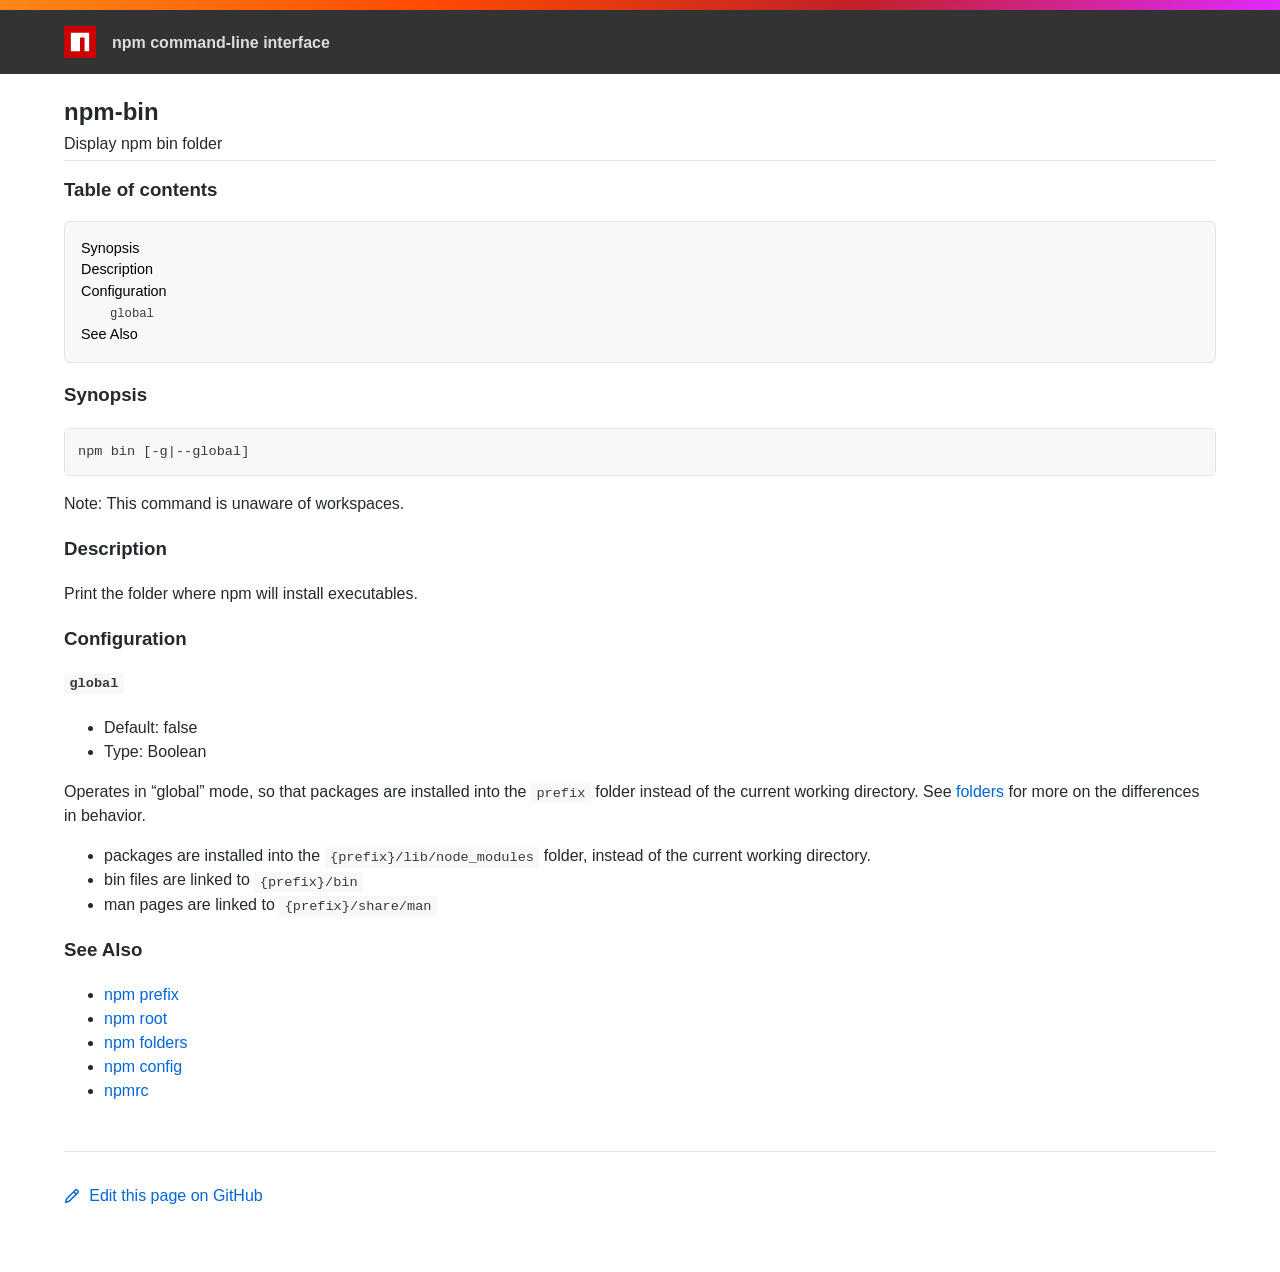
<file: .metadata/.plugins/org.eclipse.wildwebdeveloper.embedder.node/node-v16.13.2-win-x64/node_modules/npm/docs/output/commands/npm-bin.html>
<html><head>
<title>npm-bin</title>
<style>
body {
    background-color: #ffffff;
    color: #24292e;

    margin: 0;

    line-height: 1.5;

    font-family: -apple-system, BlinkMacSystemFont, "Segoe UI", Helvetica, Arial, sans-serif, "Apple Color Emoji", "Segoe UI Emoji";
}
#rainbar {
    height: 10px;
    background-image: linear-gradient(139deg, #fb8817, #ff4b01, #c12127, #e02aff);
}

a {
    text-decoration: none;
    color: #0366d6;
}
a:hover {
    text-decoration: underline;
}

pre {
    margin: 1em 0px;
    padding: 1em;
    border: solid 1px #e1e4e8;
    border-radius: 6px;

    display: block;
    overflow: auto;

    white-space: pre;

    background-color: #f6f8fa;
    color: #393a34;
}
code {
    font-family: SFMono-Regular, Consolas, "Liberation Mono", Menlo, Courier, monospace;
    font-size: 85%;
    padding: 0.2em 0.4em;
    background-color: #f6f8fa;
    color: #393a34;
}
pre > code {
    padding: 0;
    background-color: inherit;
    color: inherit;
}
h1, h2, h3 {
    font-weight: 600;
}

#logobar {
    background-color: #333333;
    margin: 0 auto;
    padding: 1em 4em;
}
#logobar .logo {
    float: left;
}
#logobar .title {
    font-weight: 600;
    color: #dddddd;
    float: left;
    margin: 5px 0 0 1em;
}
#logobar:after {
    content: "";
    display: block;
    clear: both;
}

#content {
    margin: 0 auto;
    padding: 0 4em;
}

#table_of_contents > h2 {
    font-size: 1.17em;
}
#table_of_contents ul:first-child {
    border: solid 1px #e1e4e8;
    border-radius: 6px;
    padding: 1em;
    background-color: #f6f8fa;
    color: #393a34;
}
#table_of_contents ul {
    list-style-type: none;
    padding-left: 1.5em;
}
#table_of_contents li {
    font-size: 0.9em;
}
#table_of_contents li a {
    color: #000000;
}

header.title {
    border-bottom: solid 1px #e1e4e8;
}
header.title > h1 {
    margin-bottom: 0.25em;
}
header.title > .description {
    display: block;
    margin-bottom: 0.5em;
    line-height: 1;
}

footer#edit {
    border-top: solid 1px #e1e4e8;
    margin: 3em 0 4em 0;
    padding-top: 2em;
}
</style>
</head>
<body>
<div id="banner">
<div id="rainbar"></div>
<div id="logobar">
<svg class="logo" role="img" height="32" width="32" viewBox="0 0 700 700">
<polygon fill="#cb0000" points="0,700 700,700 700,0 0,0"></polygon>
<polygon fill="#ffffff" points="150,550 350,550 350,250 450,250 450,550 550,550 550,150 150,150"></polygon>
</svg>
<div class="title">
npm command-line interface
</div>
</div>
</div>

<section id="content">
<header class="title">
<h1 id="npm-bin">npm-bin</h1>
<span class="description">Display npm bin folder</span>
</header>

<section id="table_of_contents">
<h2 id="table-of-contents">Table of contents</h2>
<div id="_table_of_contents"><ul><li><a href="#synopsis">Synopsis</a></li><li><a href="#description">Description</a></li><li><a href="#configuration">Configuration</a></li><ul><li><a href="#global"><code>global</code></a></li></ul><li><a href="#see-also">See Also</a></li></ul></div>
</section>

<div id="_content"><h3 id="synopsis">Synopsis</h3>
<pre lang="bash"><code>npm bin [-g|--global]
</code></pre>
<p>Note: This command is unaware of workspaces.</p>
<h3 id="description">Description</h3>
<p>Print the folder where npm will install executables.</p>
<h3 id="configuration">Configuration</h3>
<!-- raw HTML omitted -->
<!-- raw HTML omitted -->
<!-- raw HTML omitted -->
<h4 id="global"><code>global</code></h4>
<ul>
<li>Default: false</li>
<li>Type: Boolean</li>
</ul>
<p>Operates in “global” mode, so that packages are installed into the <code>prefix</code>
folder instead of the current working directory. See
<a href="../configuring-npm/folders.html">folders</a> for more on the differences in behavior.</p>
<ul>
<li>packages are installed into the <code>{prefix}/lib/node_modules</code> folder, instead
of the current working directory.</li>
<li>bin files are linked to <code>{prefix}/bin</code></li>
<li>man pages are linked to <code>{prefix}/share/man</code></li>
</ul>
<!-- raw HTML omitted -->
<!-- raw HTML omitted -->
<!-- raw HTML omitted -->
<h3 id="see-also">See Also</h3>
<ul>
<li><a href="../commands/npm-prefix.html">npm prefix</a></li>
<li><a href="../commands/npm-root.html">npm root</a></li>
<li><a href="../configuring-npm/folders.html">npm folders</a></li>
<li><a href="../commands/npm-config.html">npm config</a></li>
<li><a href="../configuring-npm/npmrc.html">npmrc</a></li>
</ul>
</div>

<footer id="edit">
<a href="https://github.com/npm/cli/edit/latest/docs/content/commands/npm-bin.md">
<svg role="img" viewBox="0 0 16 16" width="16" height="16" fill="currentcolor" style="vertical-align: text-bottom; margin-right: 0.3em;">
<path fill-rule="evenodd" d="M11.013 1.427a1.75 1.75 0 012.474 0l1.086 1.086a1.75 1.75 0 010 2.474l-8.61 8.61c-.21.21-.47.364-.756.445l-3.251.93a.75.75 0 01-.927-.928l.929-3.25a1.75 1.75 0 01.445-.758l8.61-8.61zm1.414 1.06a.25.25 0 00-.354 0L10.811 3.75l1.439 1.44 1.263-1.263a.25.25 0 000-.354l-1.086-1.086zM11.189 6.25L9.75 4.81l-6.286 6.287a.25.25 0 00-.064.108l-.558 1.953 1.953-.558a.249.249 0 00.108-.064l6.286-6.286z"></path>
</svg>
Edit this page on GitHub
</a>
</footer>
</section>



</body></html>
</file>
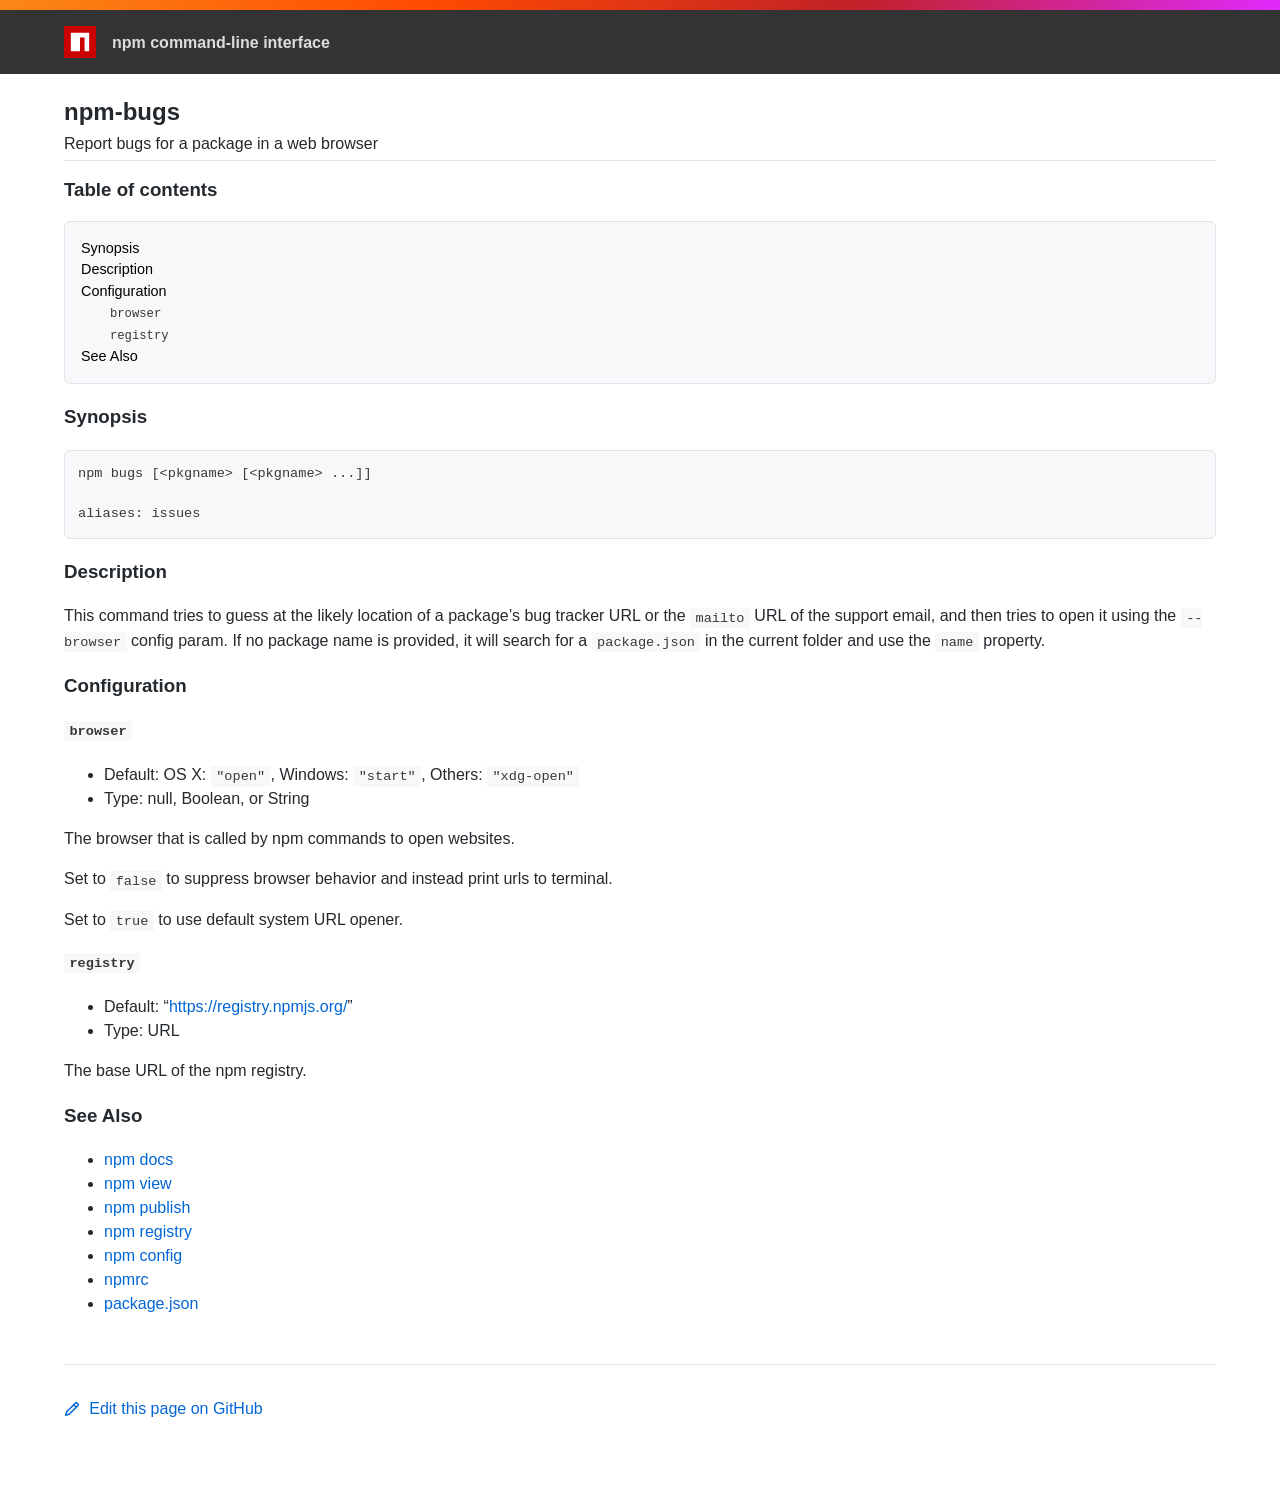
<file: .metadata/.plugins/org.eclipse.wildwebdeveloper.embedder.node/node-v16.13.2-win-x64/node_modules/npm/docs/output/commands/npm-bugs.html>
<html><head>
<title>npm-bugs</title>
<style>
body {
    background-color: #ffffff;
    color: #24292e;

    margin: 0;

    line-height: 1.5;

    font-family: -apple-system, BlinkMacSystemFont, "Segoe UI", Helvetica, Arial, sans-serif, "Apple Color Emoji", "Segoe UI Emoji";
}
#rainbar {
    height: 10px;
    background-image: linear-gradient(139deg, #fb8817, #ff4b01, #c12127, #e02aff);
}

a {
    text-decoration: none;
    color: #0366d6;
}
a:hover {
    text-decoration: underline;
}

pre {
    margin: 1em 0px;
    padding: 1em;
    border: solid 1px #e1e4e8;
    border-radius: 6px;

    display: block;
    overflow: auto;

    white-space: pre;

    background-color: #f6f8fa;
    color: #393a34;
}
code {
    font-family: SFMono-Regular, Consolas, "Liberation Mono", Menlo, Courier, monospace;
    font-size: 85%;
    padding: 0.2em 0.4em;
    background-color: #f6f8fa;
    color: #393a34;
}
pre > code {
    padding: 0;
    background-color: inherit;
    color: inherit;
}
h1, h2, h3 {
    font-weight: 600;
}

#logobar {
    background-color: #333333;
    margin: 0 auto;
    padding: 1em 4em;
}
#logobar .logo {
    float: left;
}
#logobar .title {
    font-weight: 600;
    color: #dddddd;
    float: left;
    margin: 5px 0 0 1em;
}
#logobar:after {
    content: "";
    display: block;
    clear: both;
}

#content {
    margin: 0 auto;
    padding: 0 4em;
}

#table_of_contents > h2 {
    font-size: 1.17em;
}
#table_of_contents ul:first-child {
    border: solid 1px #e1e4e8;
    border-radius: 6px;
    padding: 1em;
    background-color: #f6f8fa;
    color: #393a34;
}
#table_of_contents ul {
    list-style-type: none;
    padding-left: 1.5em;
}
#table_of_contents li {
    font-size: 0.9em;
}
#table_of_contents li a {
    color: #000000;
}

header.title {
    border-bottom: solid 1px #e1e4e8;
}
header.title > h1 {
    margin-bottom: 0.25em;
}
header.title > .description {
    display: block;
    margin-bottom: 0.5em;
    line-height: 1;
}

footer#edit {
    border-top: solid 1px #e1e4e8;
    margin: 3em 0 4em 0;
    padding-top: 2em;
}
</style>
</head>
<body>
<div id="banner">
<div id="rainbar"></div>
<div id="logobar">
<svg class="logo" role="img" height="32" width="32" viewBox="0 0 700 700">
<polygon fill="#cb0000" points="0,700 700,700 700,0 0,0"></polygon>
<polygon fill="#ffffff" points="150,550 350,550 350,250 450,250 450,550 550,550 550,150 150,150"></polygon>
</svg>
<div class="title">
npm command-line interface
</div>
</div>
</div>

<section id="content">
<header class="title">
<h1 id="npm-bugs">npm-bugs</h1>
<span class="description">Report bugs for a package in a web browser</span>
</header>

<section id="table_of_contents">
<h2 id="table-of-contents">Table of contents</h2>
<div id="_table_of_contents"><ul><li><a href="#synopsis">Synopsis</a></li><li><a href="#description">Description</a></li><li><a href="#configuration">Configuration</a></li><ul><li><a href="#browser"><code>browser</code></a></li><li><a href="#registry"><code>registry</code></a></li></ul><li><a href="#see-also">See Also</a></li></ul></div>
</section>

<div id="_content"><h3 id="synopsis">Synopsis</h3>
<pre lang="bash"><code>npm bugs [&lt;pkgname&gt; [&lt;pkgname&gt; ...]]

aliases: issues
</code></pre>
<h3 id="description">Description</h3>
<p>This command tries to guess at the likely location of a package’s bug
tracker URL or the <code>mailto</code> URL of the support email, and then tries to
open it using the <code>--browser</code> config param. If no package name is provided, it
will search for a <code>package.json</code> in the current folder and use the <code>name</code> property.</p>
<h3 id="configuration">Configuration</h3>
<!-- raw HTML omitted -->
<!-- raw HTML omitted -->
<!-- raw HTML omitted -->
<h4 id="browser"><code>browser</code></h4>
<ul>
<li>Default: OS X: <code>"open"</code>, Windows: <code>"start"</code>, Others: <code>"xdg-open"</code></li>
<li>Type: null, Boolean, or String</li>
</ul>
<p>The browser that is called by npm commands to open websites.</p>
<p>Set to <code>false</code> to suppress browser behavior and instead print urls to
terminal.</p>
<p>Set to <code>true</code> to use default system URL opener.</p>
<!-- raw HTML omitted -->
<!-- raw HTML omitted -->
<h4 id="registry"><code>registry</code></h4>
<ul>
<li>Default: “<a href="https://registry.npmjs.org/">https://registry.npmjs.org/</a>”</li>
<li>Type: URL</li>
</ul>
<p>The base URL of the npm registry.</p>
<!-- raw HTML omitted -->
<!-- raw HTML omitted -->
<!-- raw HTML omitted -->
<h3 id="see-also">See Also</h3>
<ul>
<li><a href="../commands/npm-docs.html">npm docs</a></li>
<li><a href="../commands/npm-view.html">npm view</a></li>
<li><a href="../commands/npm-publish.html">npm publish</a></li>
<li><a href="../using-npm/registry.html">npm registry</a></li>
<li><a href="../commands/npm-config.html">npm config</a></li>
<li><a href="../configuring-npm/npmrc.html">npmrc</a></li>
<li><a href="../configuring-npm/package-json.html">package.json</a></li>
</ul>
</div>

<footer id="edit">
<a href="https://github.com/npm/cli/edit/latest/docs/content/commands/npm-bugs.md">
<svg role="img" viewBox="0 0 16 16" width="16" height="16" fill="currentcolor" style="vertical-align: text-bottom; margin-right: 0.3em;">
<path fill-rule="evenodd" d="M11.013 1.427a1.75 1.75 0 012.474 0l1.086 1.086a1.75 1.75 0 010 2.474l-8.61 8.61c-.21.21-.47.364-.756.445l-3.251.93a.75.75 0 01-.927-.928l.929-3.25a1.75 1.75 0 01.445-.758l8.61-8.61zm1.414 1.06a.25.25 0 00-.354 0L10.811 3.75l1.439 1.44 1.263-1.263a.25.25 0 000-.354l-1.086-1.086zM11.189 6.25L9.75 4.81l-6.286 6.287a.25.25 0 00-.064.108l-.558 1.953 1.953-.558a.249.249 0 00.108-.064l6.286-6.286z"></path>
</svg>
Edit this page on GitHub
</a>
</footer>
</section>



</body></html>
</file>
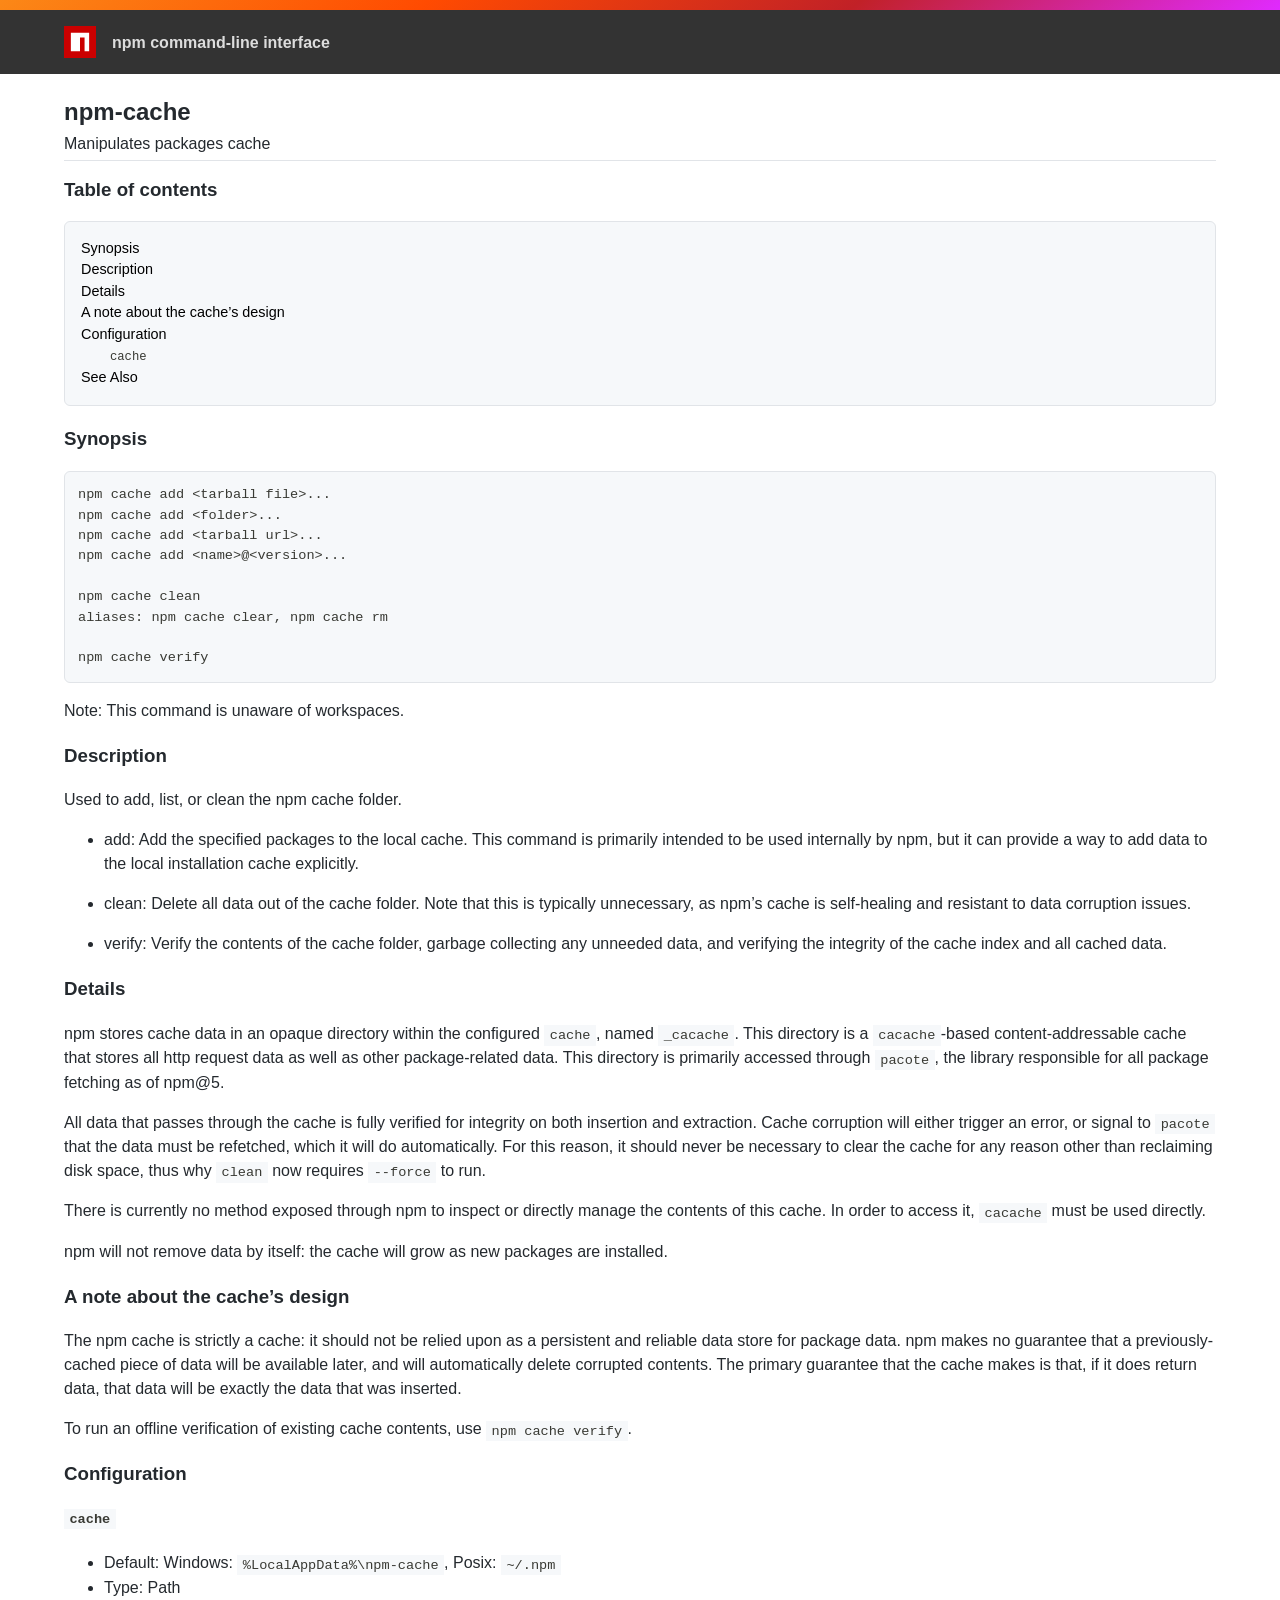
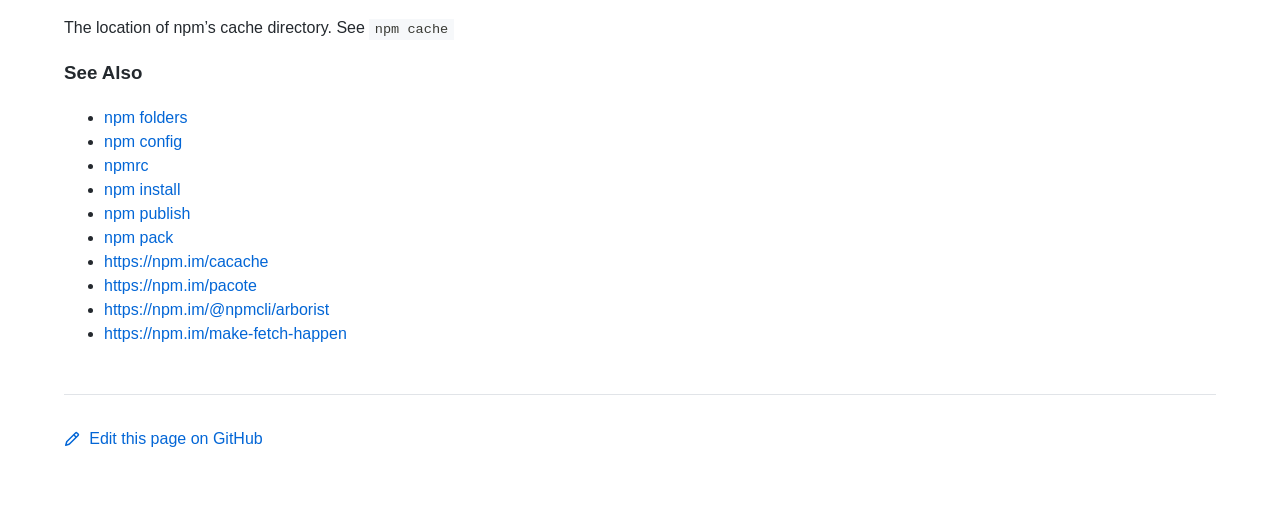
<file: .metadata/.plugins/org.eclipse.wildwebdeveloper.embedder.node/node-v16.13.2-win-x64/node_modules/npm/docs/output/commands/npm-cache.html>
<html><head>
<title>npm-cache</title>
<style>
body {
    background-color: #ffffff;
    color: #24292e;

    margin: 0;

    line-height: 1.5;

    font-family: -apple-system, BlinkMacSystemFont, "Segoe UI", Helvetica, Arial, sans-serif, "Apple Color Emoji", "Segoe UI Emoji";
}
#rainbar {
    height: 10px;
    background-image: linear-gradient(139deg, #fb8817, #ff4b01, #c12127, #e02aff);
}

a {
    text-decoration: none;
    color: #0366d6;
}
a:hover {
    text-decoration: underline;
}

pre {
    margin: 1em 0px;
    padding: 1em;
    border: solid 1px #e1e4e8;
    border-radius: 6px;

    display: block;
    overflow: auto;

    white-space: pre;

    background-color: #f6f8fa;
    color: #393a34;
}
code {
    font-family: SFMono-Regular, Consolas, "Liberation Mono", Menlo, Courier, monospace;
    font-size: 85%;
    padding: 0.2em 0.4em;
    background-color: #f6f8fa;
    color: #393a34;
}
pre > code {
    padding: 0;
    background-color: inherit;
    color: inherit;
}
h1, h2, h3 {
    font-weight: 600;
}

#logobar {
    background-color: #333333;
    margin: 0 auto;
    padding: 1em 4em;
}
#logobar .logo {
    float: left;
}
#logobar .title {
    font-weight: 600;
    color: #dddddd;
    float: left;
    margin: 5px 0 0 1em;
}
#logobar:after {
    content: "";
    display: block;
    clear: both;
}

#content {
    margin: 0 auto;
    padding: 0 4em;
}

#table_of_contents > h2 {
    font-size: 1.17em;
}
#table_of_contents ul:first-child {
    border: solid 1px #e1e4e8;
    border-radius: 6px;
    padding: 1em;
    background-color: #f6f8fa;
    color: #393a34;
}
#table_of_contents ul {
    list-style-type: none;
    padding-left: 1.5em;
}
#table_of_contents li {
    font-size: 0.9em;
}
#table_of_contents li a {
    color: #000000;
}

header.title {
    border-bottom: solid 1px #e1e4e8;
}
header.title > h1 {
    margin-bottom: 0.25em;
}
header.title > .description {
    display: block;
    margin-bottom: 0.5em;
    line-height: 1;
}

footer#edit {
    border-top: solid 1px #e1e4e8;
    margin: 3em 0 4em 0;
    padding-top: 2em;
}
</style>
</head>
<body>
<div id="banner">
<div id="rainbar"></div>
<div id="logobar">
<svg class="logo" role="img" height="32" width="32" viewBox="0 0 700 700">
<polygon fill="#cb0000" points="0,700 700,700 700,0 0,0"></polygon>
<polygon fill="#ffffff" points="150,550 350,550 350,250 450,250 450,550 550,550 550,150 150,150"></polygon>
</svg>
<div class="title">
npm command-line interface
</div>
</div>
</div>

<section id="content">
<header class="title">
<h1 id="npm-cache">npm-cache</h1>
<span class="description">Manipulates packages cache</span>
</header>

<section id="table_of_contents">
<h2 id="table-of-contents">Table of contents</h2>
<div id="_table_of_contents"><ul><li><a href="#synopsis">Synopsis</a></li><li><a href="#description">Description</a></li><li><a href="#details">Details</a></li><li><a href="#a-note-about-the-caches-design">A note about the cache’s design</a></li><li><a href="#configuration">Configuration</a></li><ul><li><a href="#cache"><code>cache</code></a></li></ul><li><a href="#see-also">See Also</a></li></ul></div>
</section>

<div id="_content"><h3 id="synopsis">Synopsis</h3>
<pre lang="bash"><code>npm cache add &lt;tarball file&gt;...
npm cache add &lt;folder&gt;...
npm cache add &lt;tarball url&gt;...
npm cache add &lt;name&gt;@&lt;version&gt;...

npm cache clean
aliases: npm cache clear, npm cache rm

npm cache verify
</code></pre>
<p>Note: This command is unaware of workspaces.</p>
<h3 id="description">Description</h3>
<p>Used to add, list, or clean the npm cache folder.</p>
<ul>
<li>
<p>add:
Add the specified packages to the local cache.  This command is primarily
intended to be used internally by npm, but it can provide a way to
add data to the local installation cache explicitly.</p>
</li>
<li>
<p>clean:
Delete all data out of the cache folder.  Note that this is typically
unnecessary, as npm’s cache is self-healing and resistant to data
corruption issues.</p>
</li>
<li>
<p>verify:
Verify the contents of the cache folder, garbage collecting any unneeded
data, and verifying the integrity of the cache index and all cached data.</p>
</li>
</ul>
<h3 id="details">Details</h3>
<p>npm stores cache data in an opaque directory within the configured <code>cache</code>,
named <code>_cacache</code>. This directory is a
<a href="http://npm.im/cacache"><code>cacache</code></a>-based content-addressable cache that
stores all http request data as well as other package-related data. This
directory is primarily accessed through <code>pacote</code>, the library responsible
for all package fetching as of npm@5.</p>
<p>All data that passes through the cache is fully verified for integrity on
both insertion and extraction. Cache corruption will either trigger an
error, or signal to <code>pacote</code> that the data must be refetched, which it will
do automatically. For this reason, it should never be necessary to clear
the cache for any reason other than reclaiming disk space, thus why <code>clean</code>
now requires <code>--force</code> to run.</p>
<p>There is currently no method exposed through npm to inspect or directly
manage the contents of this cache. In order to access it, <code>cacache</code> must be
used directly.</p>
<p>npm will not remove data by itself: the cache will grow as new packages are
installed.</p>
<h3 id="a-note-about-the-caches-design">A note about the cache’s design</h3>
<p>The npm cache is strictly a cache: it should not be relied upon as a
persistent and reliable data store for package data. npm makes no guarantee
that a previously-cached piece of data will be available later, and will
automatically delete corrupted contents. The primary guarantee that the
cache makes is that, if it does return data, that data will be exactly the
data that was inserted.</p>
<p>To run an offline verification of existing cache contents, use <code>npm cache verify</code>.</p>
<h3 id="configuration">Configuration</h3>
<!-- raw HTML omitted -->
<!-- raw HTML omitted -->
<!-- raw HTML omitted -->
<h4 id="cache"><code>cache</code></h4>
<ul>
<li>Default: Windows: <code>%LocalAppData%\npm-cache</code>, Posix: <code>~/.npm</code></li>
<li>Type: Path</li>
</ul>
<p>The location of npm’s cache directory. See <a href="../commands/npm-cache.html"><code>npm cache</code></a></p>
<!-- raw HTML omitted -->
<!-- raw HTML omitted -->
<!-- raw HTML omitted -->
<h3 id="see-also">See Also</h3>
<ul>
<li><a href="../configuring-npm/folders.html">npm folders</a></li>
<li><a href="../commands/npm-config.html">npm config</a></li>
<li><a href="../configuring-npm/npmrc.html">npmrc</a></li>
<li><a href="../commands/npm-install.html">npm install</a></li>
<li><a href="../commands/npm-publish.html">npm publish</a></li>
<li><a href="../commands/npm-pack.html">npm pack</a></li>
<li><a href="https://npm.im/cacache">https://npm.im/cacache</a></li>
<li><a href="https://npm.im/pacote">https://npm.im/pacote</a></li>
<li><a href="https://npm.im/@npmcli/arborist">https://npm.im/@npmcli/arborist</a></li>
<li><a href="https://npm.im/make-fetch-happen">https://npm.im/make-fetch-happen</a></li>
</ul>
</div>

<footer id="edit">
<a href="https://github.com/npm/cli/edit/latest/docs/content/commands/npm-cache.md">
<svg role="img" viewBox="0 0 16 16" width="16" height="16" fill="currentcolor" style="vertical-align: text-bottom; margin-right: 0.3em;">
<path fill-rule="evenodd" d="M11.013 1.427a1.75 1.75 0 012.474 0l1.086 1.086a1.75 1.75 0 010 2.474l-8.61 8.61c-.21.21-.47.364-.756.445l-3.251.93a.75.75 0 01-.927-.928l.929-3.25a1.75 1.75 0 01.445-.758l8.61-8.61zm1.414 1.06a.25.25 0 00-.354 0L10.811 3.75l1.439 1.44 1.263-1.263a.25.25 0 000-.354l-1.086-1.086zM11.189 6.25L9.75 4.81l-6.286 6.287a.25.25 0 00-.064.108l-.558 1.953 1.953-.558a.249.249 0 00.108-.064l6.286-6.286z"></path>
</svg>
Edit this page on GitHub
</a>
</footer>
</section>



</body></html>
</file>
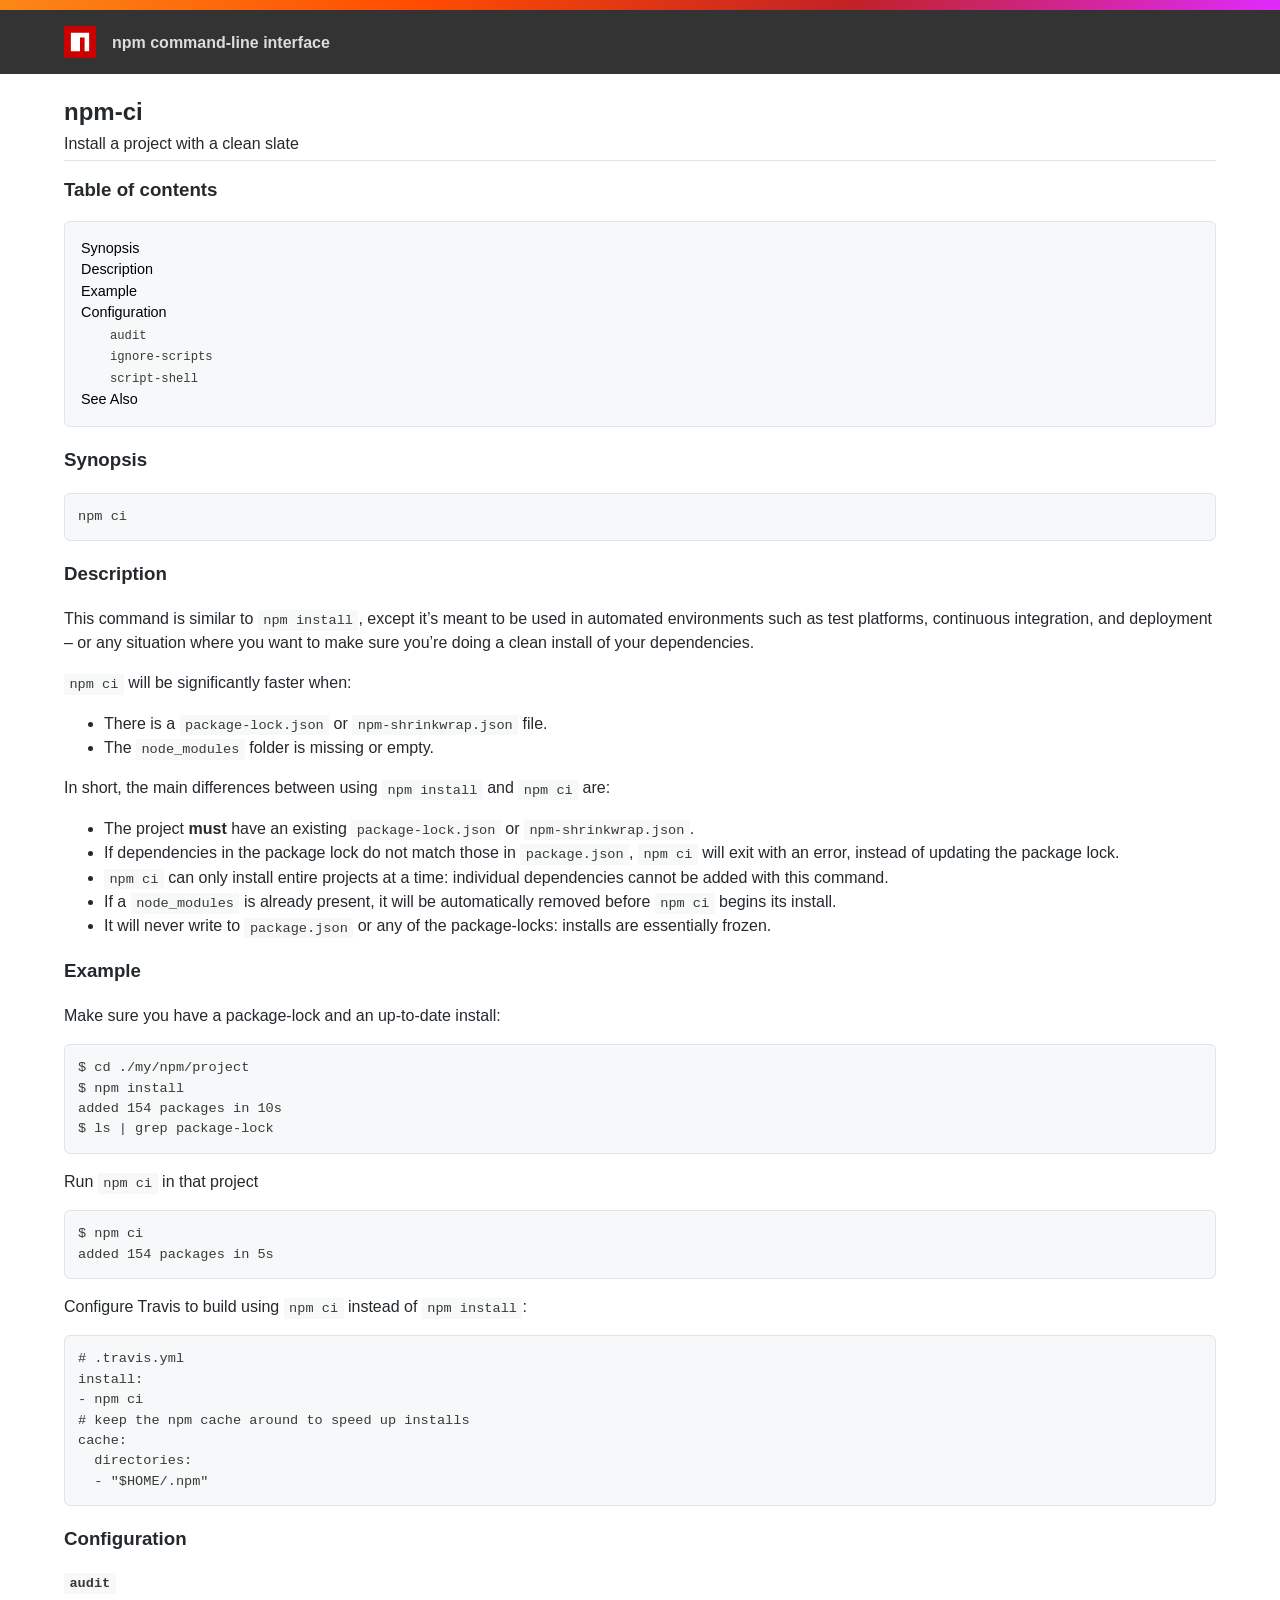
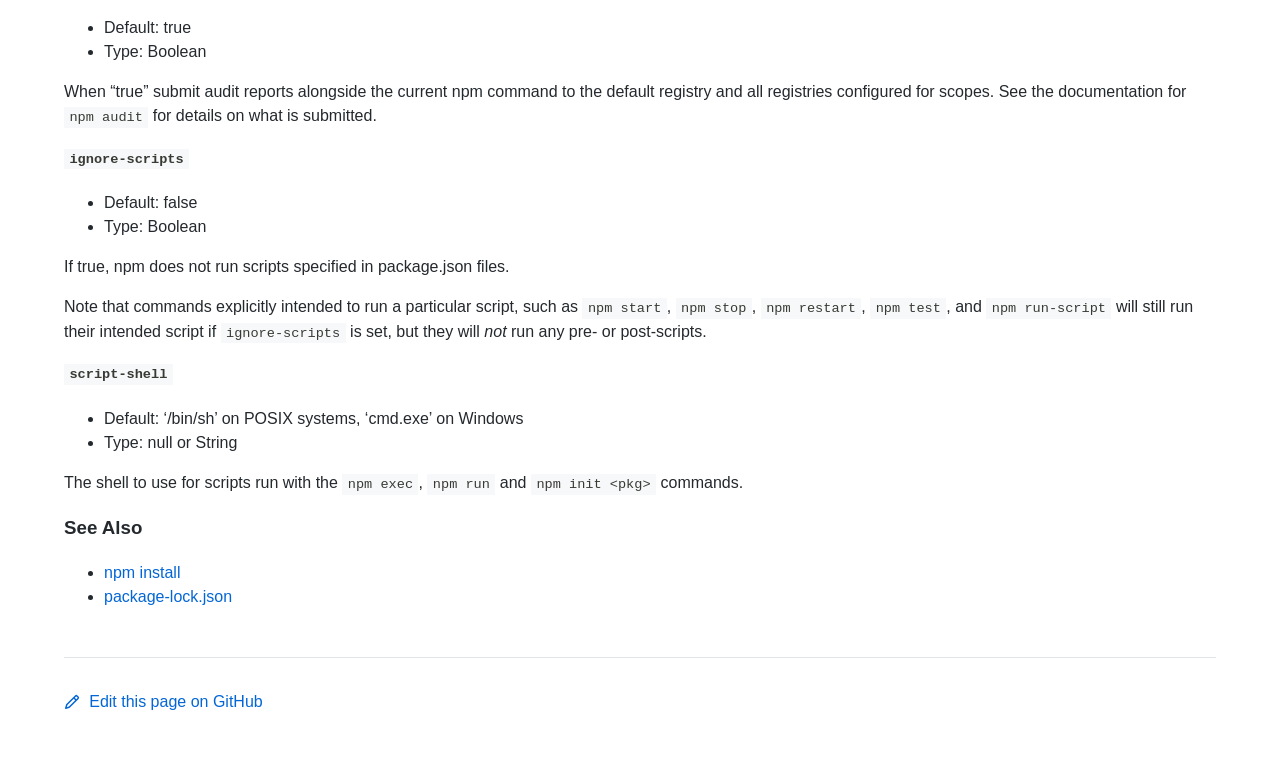
<file: .metadata/.plugins/org.eclipse.wildwebdeveloper.embedder.node/node-v16.13.2-win-x64/node_modules/npm/docs/output/commands/npm-ci.html>
<html><head>
<title>npm-ci</title>
<style>
body {
    background-color: #ffffff;
    color: #24292e;

    margin: 0;

    line-height: 1.5;

    font-family: -apple-system, BlinkMacSystemFont, "Segoe UI", Helvetica, Arial, sans-serif, "Apple Color Emoji", "Segoe UI Emoji";
}
#rainbar {
    height: 10px;
    background-image: linear-gradient(139deg, #fb8817, #ff4b01, #c12127, #e02aff);
}

a {
    text-decoration: none;
    color: #0366d6;
}
a:hover {
    text-decoration: underline;
}

pre {
    margin: 1em 0px;
    padding: 1em;
    border: solid 1px #e1e4e8;
    border-radius: 6px;

    display: block;
    overflow: auto;

    white-space: pre;

    background-color: #f6f8fa;
    color: #393a34;
}
code {
    font-family: SFMono-Regular, Consolas, "Liberation Mono", Menlo, Courier, monospace;
    font-size: 85%;
    padding: 0.2em 0.4em;
    background-color: #f6f8fa;
    color: #393a34;
}
pre > code {
    padding: 0;
    background-color: inherit;
    color: inherit;
}
h1, h2, h3 {
    font-weight: 600;
}

#logobar {
    background-color: #333333;
    margin: 0 auto;
    padding: 1em 4em;
}
#logobar .logo {
    float: left;
}
#logobar .title {
    font-weight: 600;
    color: #dddddd;
    float: left;
    margin: 5px 0 0 1em;
}
#logobar:after {
    content: "";
    display: block;
    clear: both;
}

#content {
    margin: 0 auto;
    padding: 0 4em;
}

#table_of_contents > h2 {
    font-size: 1.17em;
}
#table_of_contents ul:first-child {
    border: solid 1px #e1e4e8;
    border-radius: 6px;
    padding: 1em;
    background-color: #f6f8fa;
    color: #393a34;
}
#table_of_contents ul {
    list-style-type: none;
    padding-left: 1.5em;
}
#table_of_contents li {
    font-size: 0.9em;
}
#table_of_contents li a {
    color: #000000;
}

header.title {
    border-bottom: solid 1px #e1e4e8;
}
header.title > h1 {
    margin-bottom: 0.25em;
}
header.title > .description {
    display: block;
    margin-bottom: 0.5em;
    line-height: 1;
}

footer#edit {
    border-top: solid 1px #e1e4e8;
    margin: 3em 0 4em 0;
    padding-top: 2em;
}
</style>
</head>
<body>
<div id="banner">
<div id="rainbar"></div>
<div id="logobar">
<svg class="logo" role="img" height="32" width="32" viewBox="0 0 700 700">
<polygon fill="#cb0000" points="0,700 700,700 700,0 0,0"></polygon>
<polygon fill="#ffffff" points="150,550 350,550 350,250 450,250 450,550 550,550 550,150 150,150"></polygon>
</svg>
<div class="title">
npm command-line interface
</div>
</div>
</div>

<section id="content">
<header class="title">
<h1 id="npm-ci">npm-ci</h1>
<span class="description">Install a project with a clean slate</span>
</header>

<section id="table_of_contents">
<h2 id="table-of-contents">Table of contents</h2>
<div id="_table_of_contents"><ul><li><a href="#synopsis">Synopsis</a></li><li><a href="#description">Description</a></li><li><a href="#example">Example</a></li><li><a href="#configuration">Configuration</a></li><ul><li><a href="#audit"><code>audit</code></a></li><li><a href="#ignore-scripts"><code>ignore-scripts</code></a></li><li><a href="#script-shell"><code>script-shell</code></a></li></ul><li><a href="#see-also">See Also</a></li></ul></div>
</section>

<div id="_content"><h3 id="synopsis">Synopsis</h3>
<pre lang="bash"><code>npm ci
</code></pre>
<h3 id="description">Description</h3>
<p>This command is similar to <a href="../commands/npm-install.html"><code>npm install</code></a>, except
it’s meant to be used in automated environments such as test platforms,
continuous integration, and deployment – or any situation where you want
to make sure you’re doing a clean install of your dependencies.</p>
<p><code>npm ci</code> will be significantly faster when:</p>
<ul>
<li>There is a <code>package-lock.json</code> or <code>npm-shrinkwrap.json</code> file.</li>
<li>The <code>node_modules</code> folder is missing or empty.</li>
</ul>
<p>In short, the main differences between using <code>npm install</code> and <code>npm ci</code> are:</p>
<ul>
<li>The project <strong>must</strong> have an existing <code>package-lock.json</code> or
<code>npm-shrinkwrap.json</code>.</li>
<li>If dependencies in the package lock do not match those in <code>package.json</code>,
<code>npm ci</code> will exit with an error, instead of updating the package lock.</li>
<li><code>npm ci</code> can only install entire projects at a time: individual
dependencies cannot be added with this command.</li>
<li>If a <code>node_modules</code> is already present, it will be automatically removed
before <code>npm ci</code> begins its install.</li>
<li>It will never write to <code>package.json</code> or any of the package-locks:
installs are essentially frozen.</li>
</ul>
<h3 id="example">Example</h3>
<p>Make sure you have a package-lock and an up-to-date install:</p>
<pre lang="bash"><code>$ cd ./my/npm/project
$ npm install
added 154 packages in 10s
$ ls | grep package-lock
</code></pre>
<p>Run <code>npm ci</code> in that project</p>
<pre lang="bash"><code>$ npm ci
added 154 packages in 5s
</code></pre>
<p>Configure Travis to build using <code>npm ci</code> instead of <code>npm install</code>:</p>
<pre lang="bash"><code># .travis.yml
install:
- npm ci
# keep the npm cache around to speed up installs
cache:
  directories:
  - "$HOME/.npm"
</code></pre>
<h3 id="configuration">Configuration</h3>
<!-- raw HTML omitted -->
<!-- raw HTML omitted -->
<!-- raw HTML omitted -->
<h4 id="audit"><code>audit</code></h4>
<ul>
<li>Default: true</li>
<li>Type: Boolean</li>
</ul>
<p>When “true” submit audit reports alongside the current npm command to the
default registry and all registries configured for scopes. See the
documentation for <a href="../commands/npm-audit.html"><code>npm audit</code></a> for details on what is
submitted.</p>
<!-- raw HTML omitted -->
<!-- raw HTML omitted -->
<h4 id="ignore-scripts"><code>ignore-scripts</code></h4>
<ul>
<li>Default: false</li>
<li>Type: Boolean</li>
</ul>
<p>If true, npm does not run scripts specified in package.json files.</p>
<p>Note that commands explicitly intended to run a particular script, such as
<code>npm start</code>, <code>npm stop</code>, <code>npm restart</code>, <code>npm test</code>, and <code>npm run-script</code>
will still run their intended script if <code>ignore-scripts</code> is set, but they
will <em>not</em> run any pre- or post-scripts.</p>
<!-- raw HTML omitted -->
<!-- raw HTML omitted -->
<h4 id="script-shell"><code>script-shell</code></h4>
<ul>
<li>Default: ‘/bin/sh’ on POSIX systems, ‘cmd.exe’ on Windows</li>
<li>Type: null or String</li>
</ul>
<p>The shell to use for scripts run with the <code>npm exec</code>, <code>npm run</code> and <code>npm init &lt;pkg&gt;</code> commands.</p>
<!-- raw HTML omitted -->
<!-- raw HTML omitted -->
<!-- raw HTML omitted -->
<h3 id="see-also">See Also</h3>
<ul>
<li><a href="../commands/npm-install.html">npm install</a></li>
<li><a href="../configuring-npm/package-lock-json.html">package-lock.json</a></li>
</ul>
</div>

<footer id="edit">
<a href="https://github.com/npm/cli/edit/latest/docs/content/commands/npm-ci.md">
<svg role="img" viewBox="0 0 16 16" width="16" height="16" fill="currentcolor" style="vertical-align: text-bottom; margin-right: 0.3em;">
<path fill-rule="evenodd" d="M11.013 1.427a1.75 1.75 0 012.474 0l1.086 1.086a1.75 1.75 0 010 2.474l-8.61 8.61c-.21.21-.47.364-.756.445l-3.251.93a.75.75 0 01-.927-.928l.929-3.25a1.75 1.75 0 01.445-.758l8.61-8.61zm1.414 1.06a.25.25 0 00-.354 0L10.811 3.75l1.439 1.44 1.263-1.263a.25.25 0 000-.354l-1.086-1.086zM11.189 6.25L9.75 4.81l-6.286 6.287a.25.25 0 00-.064.108l-.558 1.953 1.953-.558a.249.249 0 00.108-.064l6.286-6.286z"></path>
</svg>
Edit this page on GitHub
</a>
</footer>
</section>



</body></html>
</file>
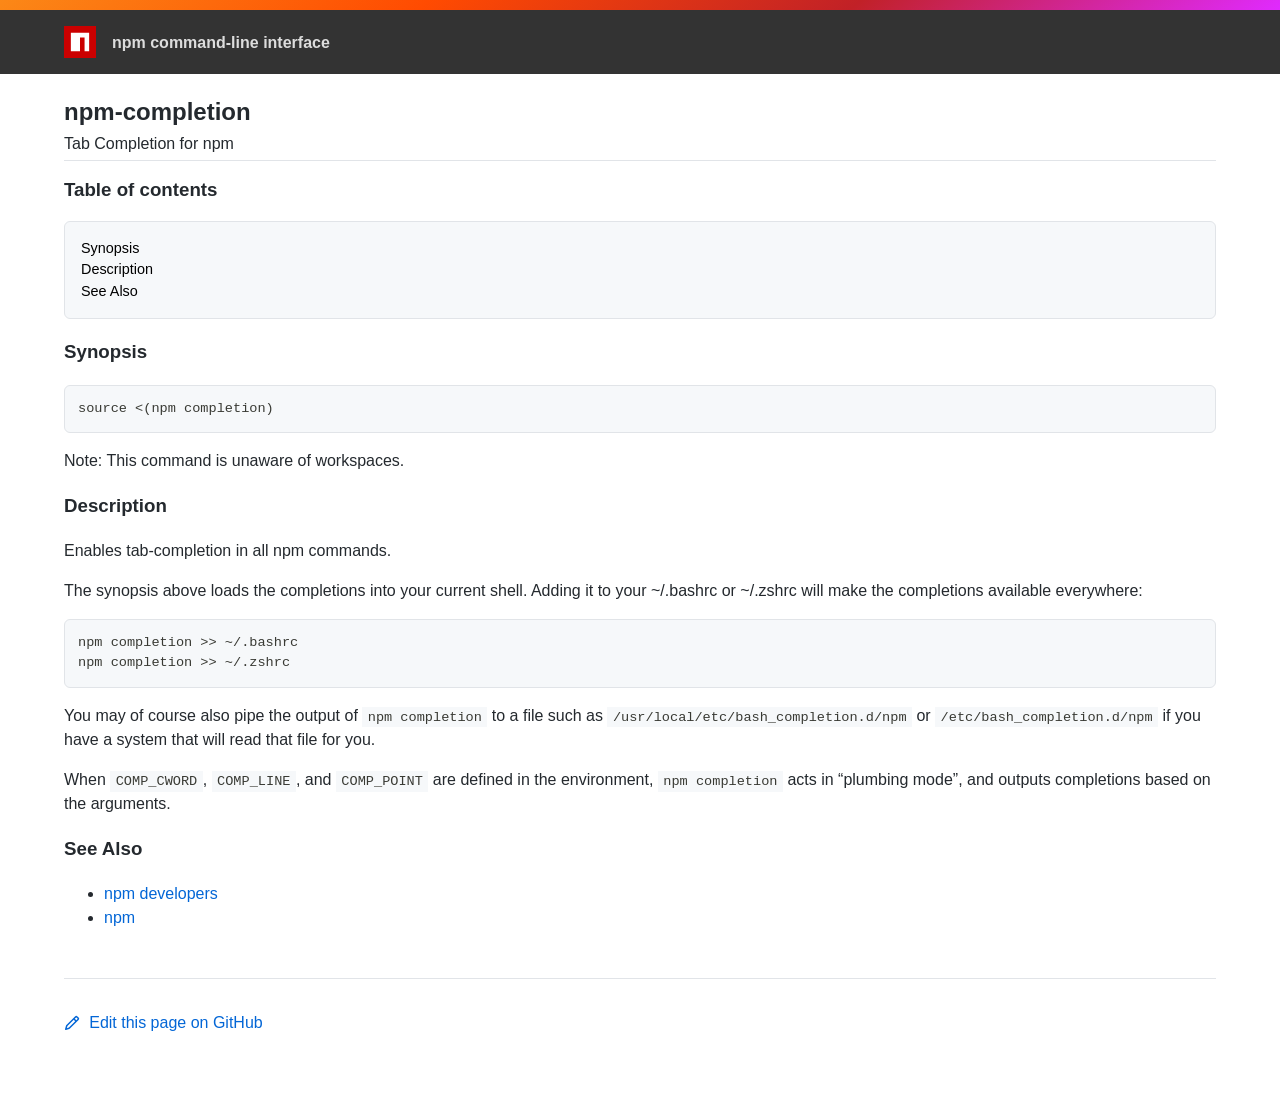
<file: .metadata/.plugins/org.eclipse.wildwebdeveloper.embedder.node/node-v16.13.2-win-x64/node_modules/npm/docs/output/commands/npm-completion.html>
<html><head>
<title>npm-completion</title>
<style>
body {
    background-color: #ffffff;
    color: #24292e;

    margin: 0;

    line-height: 1.5;

    font-family: -apple-system, BlinkMacSystemFont, "Segoe UI", Helvetica, Arial, sans-serif, "Apple Color Emoji", "Segoe UI Emoji";
}
#rainbar {
    height: 10px;
    background-image: linear-gradient(139deg, #fb8817, #ff4b01, #c12127, #e02aff);
}

a {
    text-decoration: none;
    color: #0366d6;
}
a:hover {
    text-decoration: underline;
}

pre {
    margin: 1em 0px;
    padding: 1em;
    border: solid 1px #e1e4e8;
    border-radius: 6px;

    display: block;
    overflow: auto;

    white-space: pre;

    background-color: #f6f8fa;
    color: #393a34;
}
code {
    font-family: SFMono-Regular, Consolas, "Liberation Mono", Menlo, Courier, monospace;
    font-size: 85%;
    padding: 0.2em 0.4em;
    background-color: #f6f8fa;
    color: #393a34;
}
pre > code {
    padding: 0;
    background-color: inherit;
    color: inherit;
}
h1, h2, h3 {
    font-weight: 600;
}

#logobar {
    background-color: #333333;
    margin: 0 auto;
    padding: 1em 4em;
}
#logobar .logo {
    float: left;
}
#logobar .title {
    font-weight: 600;
    color: #dddddd;
    float: left;
    margin: 5px 0 0 1em;
}
#logobar:after {
    content: "";
    display: block;
    clear: both;
}

#content {
    margin: 0 auto;
    padding: 0 4em;
}

#table_of_contents > h2 {
    font-size: 1.17em;
}
#table_of_contents ul:first-child {
    border: solid 1px #e1e4e8;
    border-radius: 6px;
    padding: 1em;
    background-color: #f6f8fa;
    color: #393a34;
}
#table_of_contents ul {
    list-style-type: none;
    padding-left: 1.5em;
}
#table_of_contents li {
    font-size: 0.9em;
}
#table_of_contents li a {
    color: #000000;
}

header.title {
    border-bottom: solid 1px #e1e4e8;
}
header.title > h1 {
    margin-bottom: 0.25em;
}
header.title > .description {
    display: block;
    margin-bottom: 0.5em;
    line-height: 1;
}

footer#edit {
    border-top: solid 1px #e1e4e8;
    margin: 3em 0 4em 0;
    padding-top: 2em;
}
</style>
</head>
<body>
<div id="banner">
<div id="rainbar"></div>
<div id="logobar">
<svg class="logo" role="img" height="32" width="32" viewBox="0 0 700 700">
<polygon fill="#cb0000" points="0,700 700,700 700,0 0,0"></polygon>
<polygon fill="#ffffff" points="150,550 350,550 350,250 450,250 450,550 550,550 550,150 150,150"></polygon>
</svg>
<div class="title">
npm command-line interface
</div>
</div>
</div>

<section id="content">
<header class="title">
<h1 id="npm-completion">npm-completion</h1>
<span class="description">Tab Completion for npm</span>
</header>

<section id="table_of_contents">
<h2 id="table-of-contents">Table of contents</h2>
<div id="_table_of_contents"><ul><li><a href="#synopsis">Synopsis</a></li><li><a href="#description">Description</a></li><li><a href="#see-also">See Also</a></li></ul></div>
</section>

<div id="_content"><h3 id="synopsis">Synopsis</h3>
<pre lang="bash"><code>source &lt;(npm completion)
</code></pre>
<p>Note: This command is unaware of workspaces.</p>
<h3 id="description">Description</h3>
<p>Enables tab-completion in all npm commands.</p>
<p>The synopsis above
loads the completions into your current shell.  Adding it to
your ~/.bashrc or ~/.zshrc will make the completions available
everywhere:</p>
<pre lang="bash"><code>npm completion &gt;&gt; ~/.bashrc
npm completion &gt;&gt; ~/.zshrc
</code></pre>
<p>You may of course also pipe the output of <code>npm completion</code> to a file
such as <code>/usr/local/etc/bash_completion.d/npm</code> or
<code>/etc/bash_completion.d/npm</code> if you have a system that will read
that file for you.</p>
<p>When <code>COMP_CWORD</code>, <code>COMP_LINE</code>, and <code>COMP_POINT</code> are defined in the
environment, <code>npm completion</code> acts in “plumbing mode”, and outputs
completions based on the arguments.</p>
<h3 id="see-also">See Also</h3>
<ul>
<li><a href="../using-npm/developers.html">npm developers</a></li>
<li><a href="../commands/npm.html">npm</a></li>
</ul>
</div>

<footer id="edit">
<a href="https://github.com/npm/cli/edit/latest/docs/content/commands/npm-completion.md">
<svg role="img" viewBox="0 0 16 16" width="16" height="16" fill="currentcolor" style="vertical-align: text-bottom; margin-right: 0.3em;">
<path fill-rule="evenodd" d="M11.013 1.427a1.75 1.75 0 012.474 0l1.086 1.086a1.75 1.75 0 010 2.474l-8.61 8.61c-.21.21-.47.364-.756.445l-3.251.93a.75.75 0 01-.927-.928l.929-3.25a1.75 1.75 0 01.445-.758l8.61-8.61zm1.414 1.06a.25.25 0 00-.354 0L10.811 3.75l1.439 1.44 1.263-1.263a.25.25 0 000-.354l-1.086-1.086zM11.189 6.25L9.75 4.81l-6.286 6.287a.25.25 0 00-.064.108l-.558 1.953 1.953-.558a.249.249 0 00.108-.064l6.286-6.286z"></path>
</svg>
Edit this page on GitHub
</a>
</footer>
</section>



</body></html>
</file>
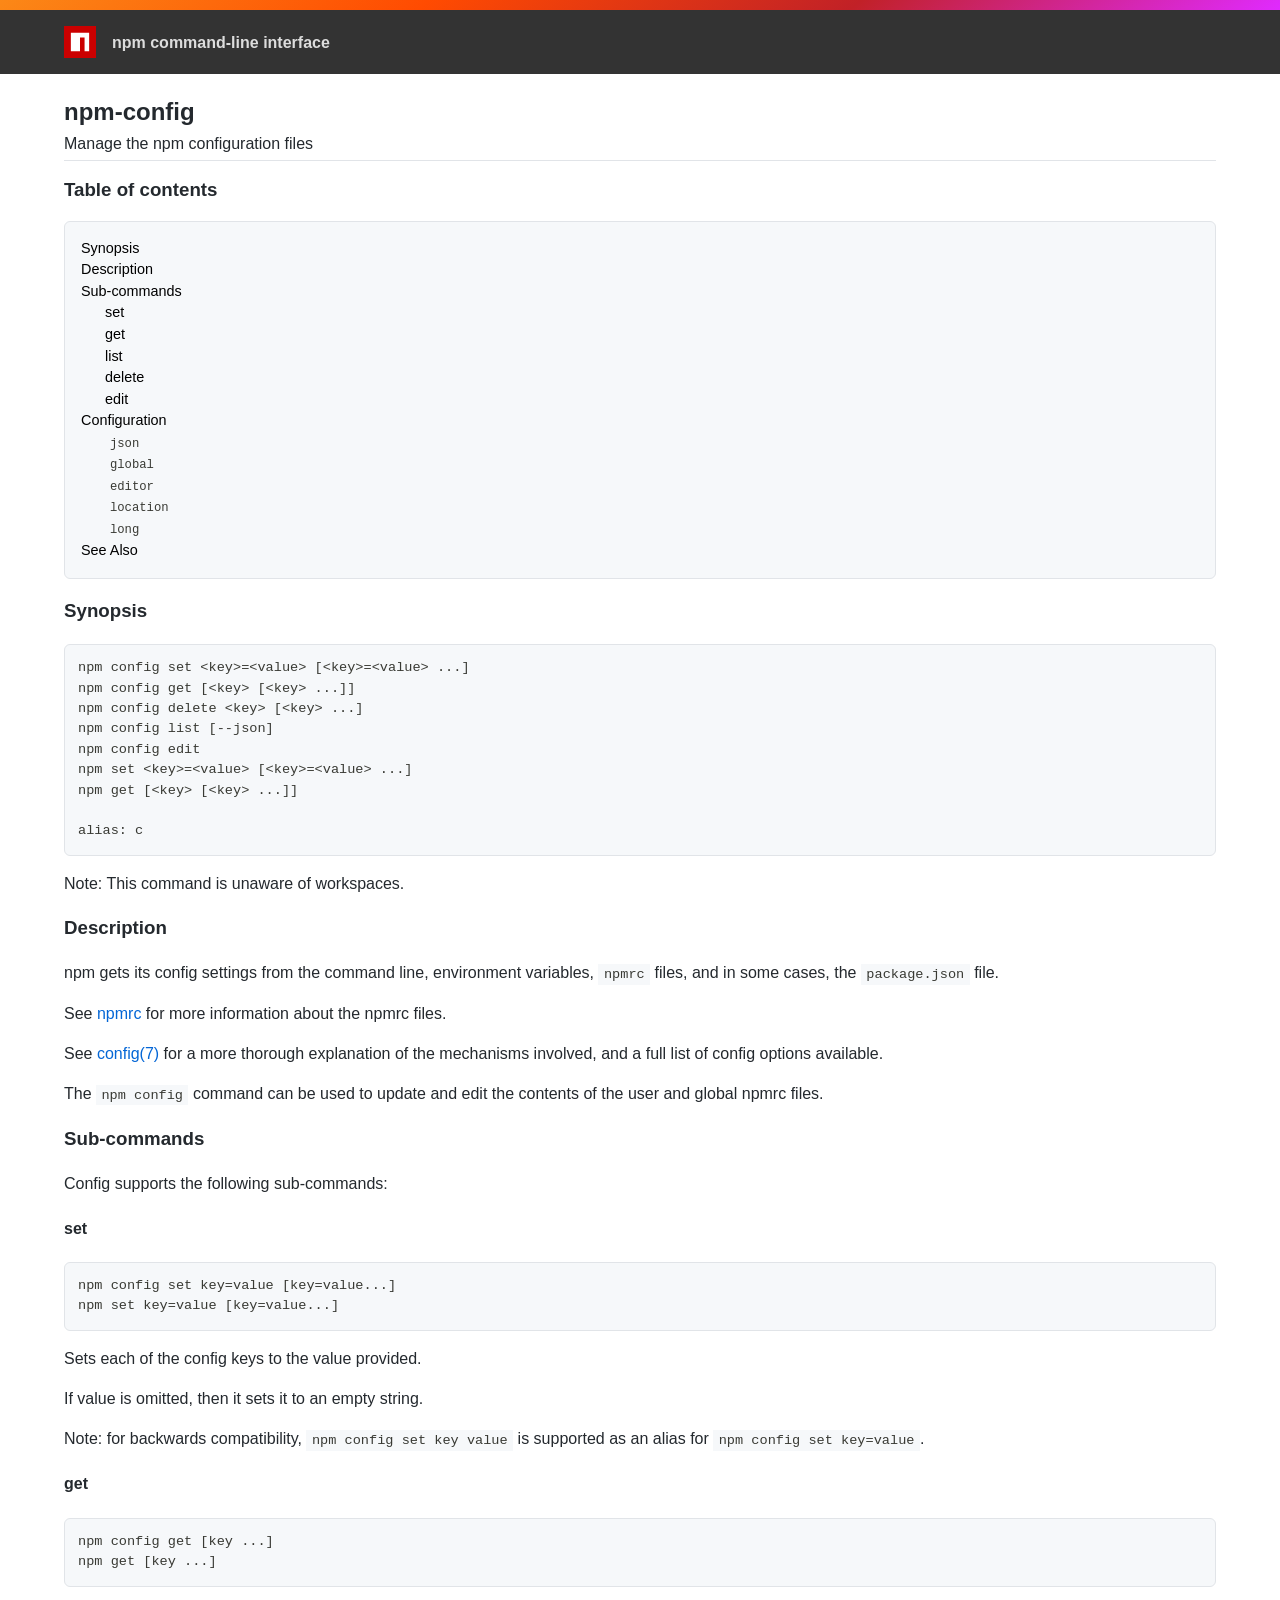
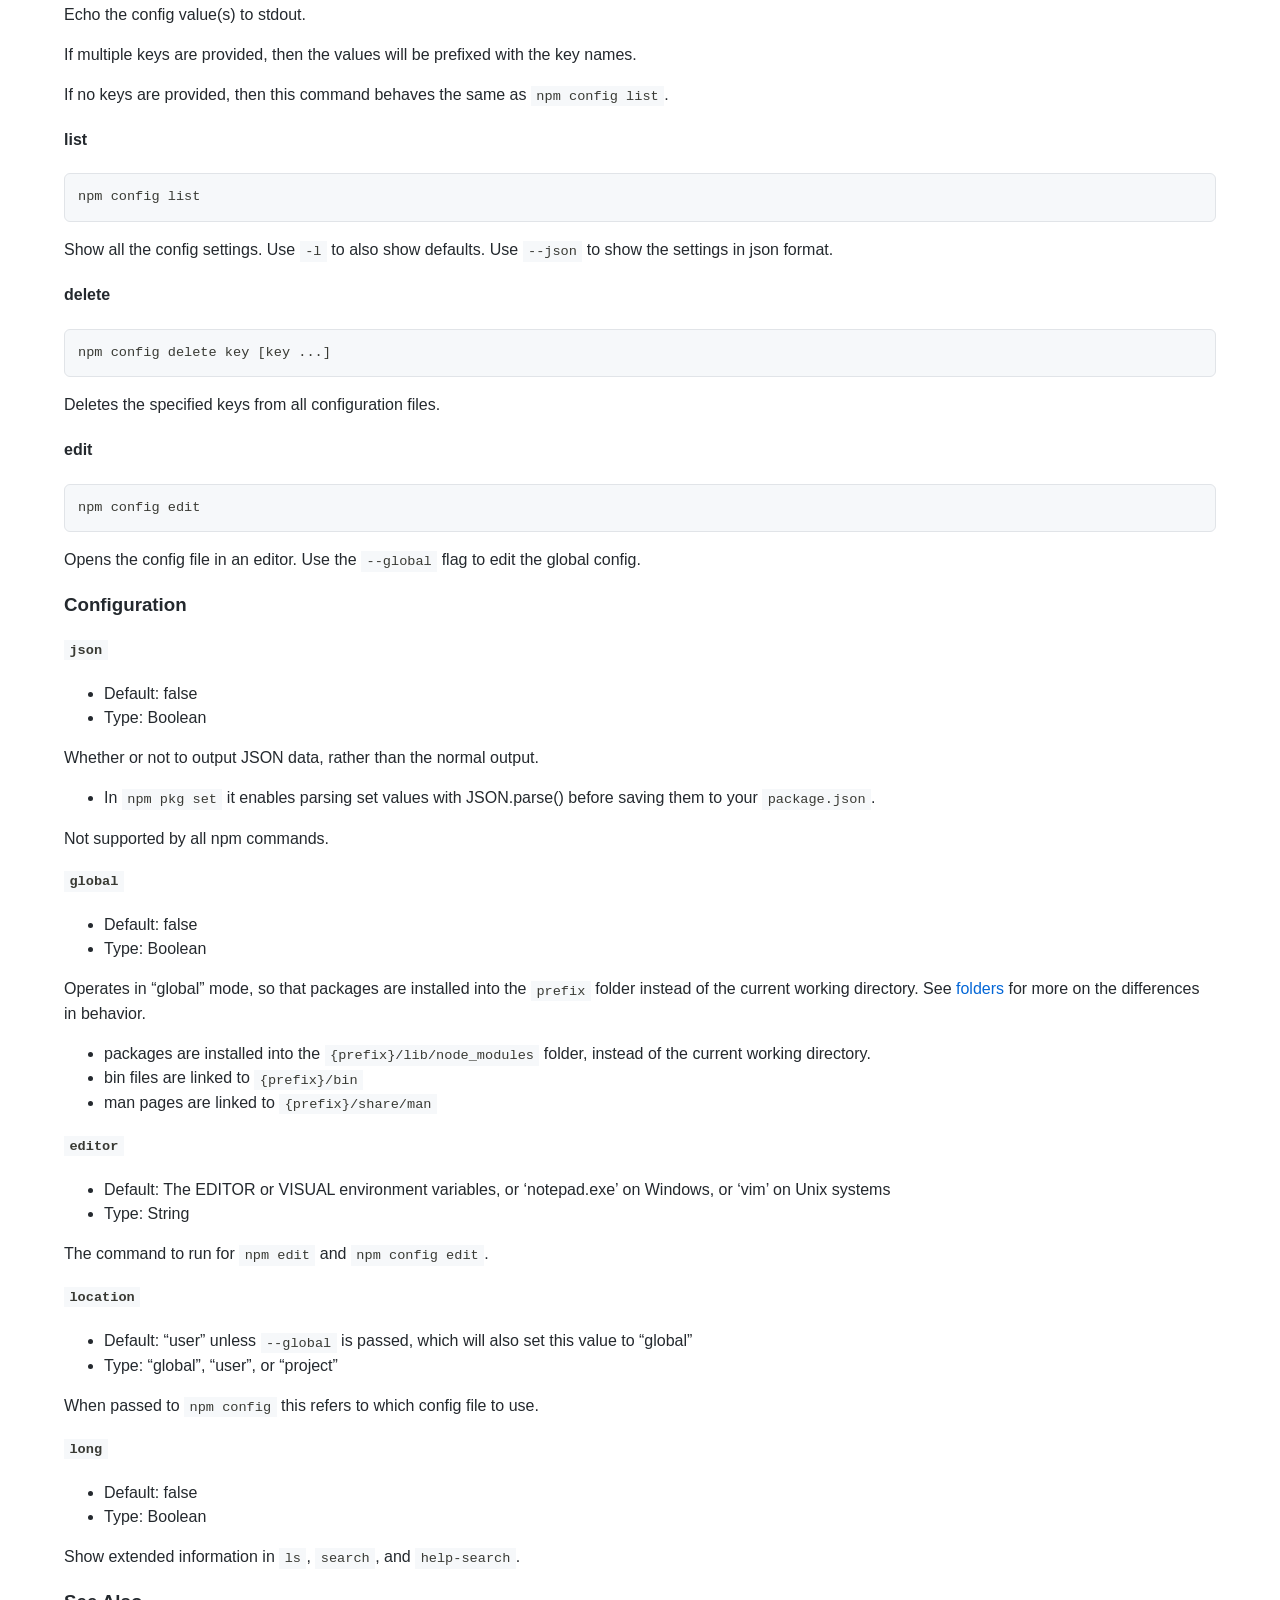
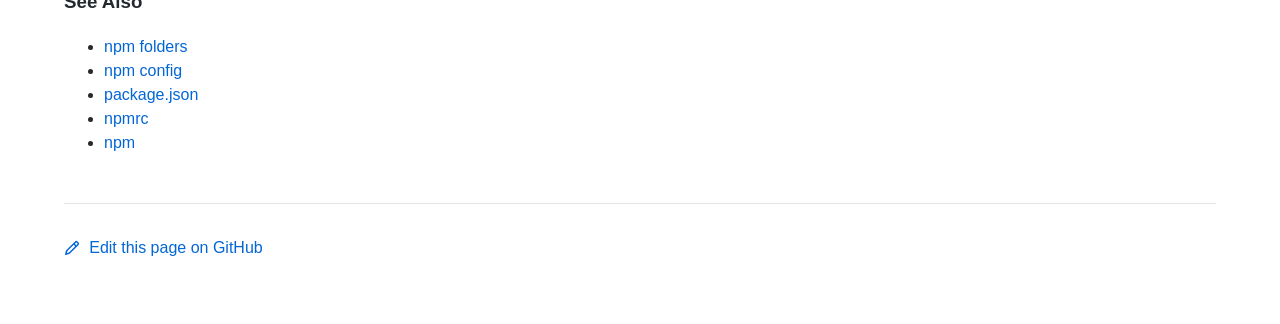
<file: .metadata/.plugins/org.eclipse.wildwebdeveloper.embedder.node/node-v16.13.2-win-x64/node_modules/npm/docs/output/commands/npm-config.html>
<html><head>
<title>npm-config</title>
<style>
body {
    background-color: #ffffff;
    color: #24292e;

    margin: 0;

    line-height: 1.5;

    font-family: -apple-system, BlinkMacSystemFont, "Segoe UI", Helvetica, Arial, sans-serif, "Apple Color Emoji", "Segoe UI Emoji";
}
#rainbar {
    height: 10px;
    background-image: linear-gradient(139deg, #fb8817, #ff4b01, #c12127, #e02aff);
}

a {
    text-decoration: none;
    color: #0366d6;
}
a:hover {
    text-decoration: underline;
}

pre {
    margin: 1em 0px;
    padding: 1em;
    border: solid 1px #e1e4e8;
    border-radius: 6px;

    display: block;
    overflow: auto;

    white-space: pre;

    background-color: #f6f8fa;
    color: #393a34;
}
code {
    font-family: SFMono-Regular, Consolas, "Liberation Mono", Menlo, Courier, monospace;
    font-size: 85%;
    padding: 0.2em 0.4em;
    background-color: #f6f8fa;
    color: #393a34;
}
pre > code {
    padding: 0;
    background-color: inherit;
    color: inherit;
}
h1, h2, h3 {
    font-weight: 600;
}

#logobar {
    background-color: #333333;
    margin: 0 auto;
    padding: 1em 4em;
}
#logobar .logo {
    float: left;
}
#logobar .title {
    font-weight: 600;
    color: #dddddd;
    float: left;
    margin: 5px 0 0 1em;
}
#logobar:after {
    content: "";
    display: block;
    clear: both;
}

#content {
    margin: 0 auto;
    padding: 0 4em;
}

#table_of_contents > h2 {
    font-size: 1.17em;
}
#table_of_contents ul:first-child {
    border: solid 1px #e1e4e8;
    border-radius: 6px;
    padding: 1em;
    background-color: #f6f8fa;
    color: #393a34;
}
#table_of_contents ul {
    list-style-type: none;
    padding-left: 1.5em;
}
#table_of_contents li {
    font-size: 0.9em;
}
#table_of_contents li a {
    color: #000000;
}

header.title {
    border-bottom: solid 1px #e1e4e8;
}
header.title > h1 {
    margin-bottom: 0.25em;
}
header.title > .description {
    display: block;
    margin-bottom: 0.5em;
    line-height: 1;
}

footer#edit {
    border-top: solid 1px #e1e4e8;
    margin: 3em 0 4em 0;
    padding-top: 2em;
}
</style>
</head>
<body>
<div id="banner">
<div id="rainbar"></div>
<div id="logobar">
<svg class="logo" role="img" height="32" width="32" viewBox="0 0 700 700">
<polygon fill="#cb0000" points="0,700 700,700 700,0 0,0"></polygon>
<polygon fill="#ffffff" points="150,550 350,550 350,250 450,250 450,550 550,550 550,150 150,150"></polygon>
</svg>
<div class="title">
npm command-line interface
</div>
</div>
</div>

<section id="content">
<header class="title">
<h1 id="npm-config">npm-config</h1>
<span class="description">Manage the npm configuration files</span>
</header>

<section id="table_of_contents">
<h2 id="table-of-contents">Table of contents</h2>
<div id="_table_of_contents"><ul><li><a href="#synopsis">Synopsis</a></li><li><a href="#description">Description</a></li><li><a href="#sub-commands">Sub-commands</a></li><ul><li><a href="#set">set</a></li><li><a href="#get">get</a></li><li><a href="#list">list</a></li><li><a href="#delete">delete</a></li><li><a href="#edit2">edit</a></li></ul><li><a href="#configuration">Configuration</a></li><ul><li><a href="#json"><code>json</code></a></li><li><a href="#global"><code>global</code></a></li><li><a href="#editor"><code>editor</code></a></li><li><a href="#location"><code>location</code></a></li><li><a href="#long"><code>long</code></a></li></ul><li><a href="#see-also">See Also</a></li></ul></div>
</section>

<div id="_content"><h3 id="synopsis">Synopsis</h3>
<pre lang="bash"><code>npm config set &lt;key&gt;=&lt;value&gt; [&lt;key&gt;=&lt;value&gt; ...]
npm config get [&lt;key&gt; [&lt;key&gt; ...]]
npm config delete &lt;key&gt; [&lt;key&gt; ...]
npm config list [--json]
npm config edit
npm set &lt;key&gt;=&lt;value&gt; [&lt;key&gt;=&lt;value&gt; ...]
npm get [&lt;key&gt; [&lt;key&gt; ...]]

alias: c
</code></pre>
<p>Note: This command is unaware of workspaces.</p>
<h3 id="description">Description</h3>
<p>npm gets its config settings from the command line, environment
variables, <code>npmrc</code> files, and in some cases, the <code>package.json</code> file.</p>
<p>See <a href="../configuring-npm/npmrc.html">npmrc</a> for more information about the npmrc
files.</p>
<p>See <a href="../using-npm/config.html">config(7)</a> for a more thorough explanation of the
mechanisms involved, and a full list of config options available.</p>
<p>The <code>npm config</code> command can be used to update and edit the contents
of the user and global npmrc files.</p>
<h3 id="sub-commands">Sub-commands</h3>
<p>Config supports the following sub-commands:</p>
<h4 id="set">set</h4>
<pre lang="bash"><code>npm config set key=value [key=value...]
npm set key=value [key=value...]
</code></pre>
<p>Sets each of the config keys to the value provided.</p>
<p>If value is omitted, then it sets it to an empty string.</p>
<p>Note: for backwards compatibility, <code>npm config set key value</code> is supported
as an alias for <code>npm config set key=value</code>.</p>
<h4 id="get">get</h4>
<pre lang="bash"><code>npm config get [key ...]
npm get [key ...]
</code></pre>
<p>Echo the config value(s) to stdout.</p>
<p>If multiple keys are provided, then the values will be prefixed with the
key names.</p>
<p>If no keys are provided, then this command behaves the same as <code>npm config list</code>.</p>
<h4 id="list">list</h4>
<pre lang="bash"><code>npm config list
</code></pre>
<p>Show all the config settings. Use <code>-l</code> to also show defaults. Use <code>--json</code>
to show the settings in json format.</p>
<h4 id="delete">delete</h4>
<pre lang="bash"><code>npm config delete key [key ...]
</code></pre>
<p>Deletes the specified keys from all configuration files.</p>
<h4 id="edit2">edit</h4>
<pre lang="bash"><code>npm config edit
</code></pre>
<p>Opens the config file in an editor.  Use the <code>--global</code> flag to edit the
global config.</p>
<h3 id="configuration">Configuration</h3>
<!-- raw HTML omitted -->
<!-- raw HTML omitted -->
<!-- raw HTML omitted -->
<h4 id="json"><code>json</code></h4>
<ul>
<li>Default: false</li>
<li>Type: Boolean</li>
</ul>
<p>Whether or not to output JSON data, rather than the normal output.</p>
<ul>
<li>In <code>npm pkg set</code> it enables parsing set values with JSON.parse() before
saving them to your <code>package.json</code>.</li>
</ul>
<p>Not supported by all npm commands.</p>
<!-- raw HTML omitted -->
<!-- raw HTML omitted -->
<h4 id="global"><code>global</code></h4>
<ul>
<li>Default: false</li>
<li>Type: Boolean</li>
</ul>
<p>Operates in “global” mode, so that packages are installed into the <code>prefix</code>
folder instead of the current working directory. See
<a href="../configuring-npm/folders.html">folders</a> for more on the differences in behavior.</p>
<ul>
<li>packages are installed into the <code>{prefix}/lib/node_modules</code> folder, instead
of the current working directory.</li>
<li>bin files are linked to <code>{prefix}/bin</code></li>
<li>man pages are linked to <code>{prefix}/share/man</code></li>
</ul>
<!-- raw HTML omitted -->
<!-- raw HTML omitted -->
<h4 id="editor"><code>editor</code></h4>
<ul>
<li>Default: The EDITOR or VISUAL environment variables, or ‘notepad.exe’ on
Windows, or ‘vim’ on Unix systems</li>
<li>Type: String</li>
</ul>
<p>The command to run for <code>npm edit</code> and <code>npm config edit</code>.</p>
<!-- raw HTML omitted -->
<!-- raw HTML omitted -->
<h4 id="location"><code>location</code></h4>
<ul>
<li>Default: “user” unless <code>--global</code> is passed, which will also set this value
to “global”</li>
<li>Type: “global”, “user”, or “project”</li>
</ul>
<p>When passed to <code>npm config</code> this refers to which config file to use.</p>
<!-- raw HTML omitted -->
<!-- raw HTML omitted -->
<h4 id="long"><code>long</code></h4>
<ul>
<li>Default: false</li>
<li>Type: Boolean</li>
</ul>
<p>Show extended information in <code>ls</code>, <code>search</code>, and <code>help-search</code>.</p>
<!-- raw HTML omitted -->
<!-- raw HTML omitted -->
<!-- raw HTML omitted -->
<h3 id="see-also">See Also</h3>
<ul>
<li><a href="../configuring-npm/folders.html">npm folders</a></li>
<li><a href="../commands/npm-config.html">npm config</a></li>
<li><a href="../configuring-npm/package-json.html">package.json</a></li>
<li><a href="../configuring-npm/npmrc.html">npmrc</a></li>
<li><a href="../commands/npm.html">npm</a></li>
</ul>
</div>

<footer id="edit">
<a href="https://github.com/npm/cli/edit/latest/docs/content/commands/npm-config.md">
<svg role="img" viewBox="0 0 16 16" width="16" height="16" fill="currentcolor" style="vertical-align: text-bottom; margin-right: 0.3em;">
<path fill-rule="evenodd" d="M11.013 1.427a1.75 1.75 0 012.474 0l1.086 1.086a1.75 1.75 0 010 2.474l-8.61 8.61c-.21.21-.47.364-.756.445l-3.251.93a.75.75 0 01-.927-.928l.929-3.25a1.75 1.75 0 01.445-.758l8.61-8.61zm1.414 1.06a.25.25 0 00-.354 0L10.811 3.75l1.439 1.44 1.263-1.263a.25.25 0 000-.354l-1.086-1.086zM11.189 6.25L9.75 4.81l-6.286 6.287a.25.25 0 00-.064.108l-.558 1.953 1.953-.558a.249.249 0 00.108-.064l6.286-6.286z"></path>
</svg>
Edit this page on GitHub
</a>
</footer>
</section>



</body></html>
</file>
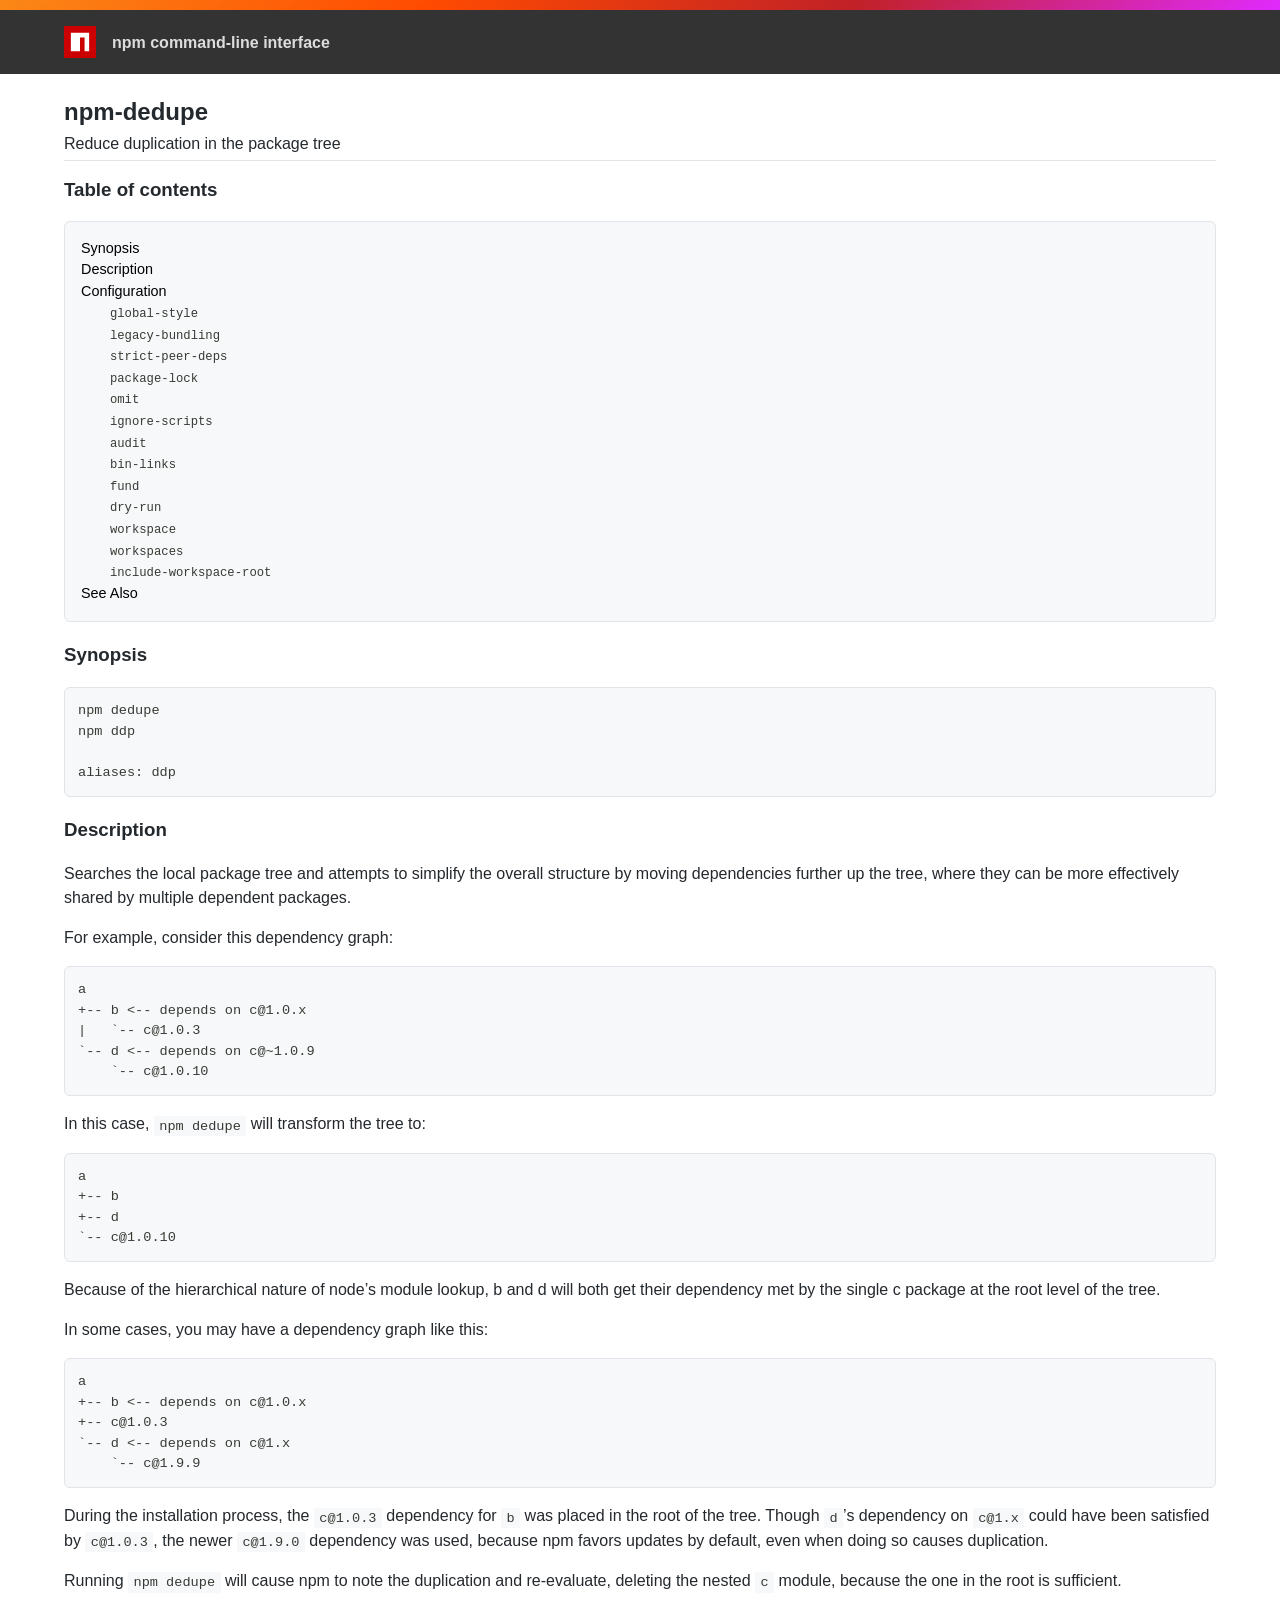
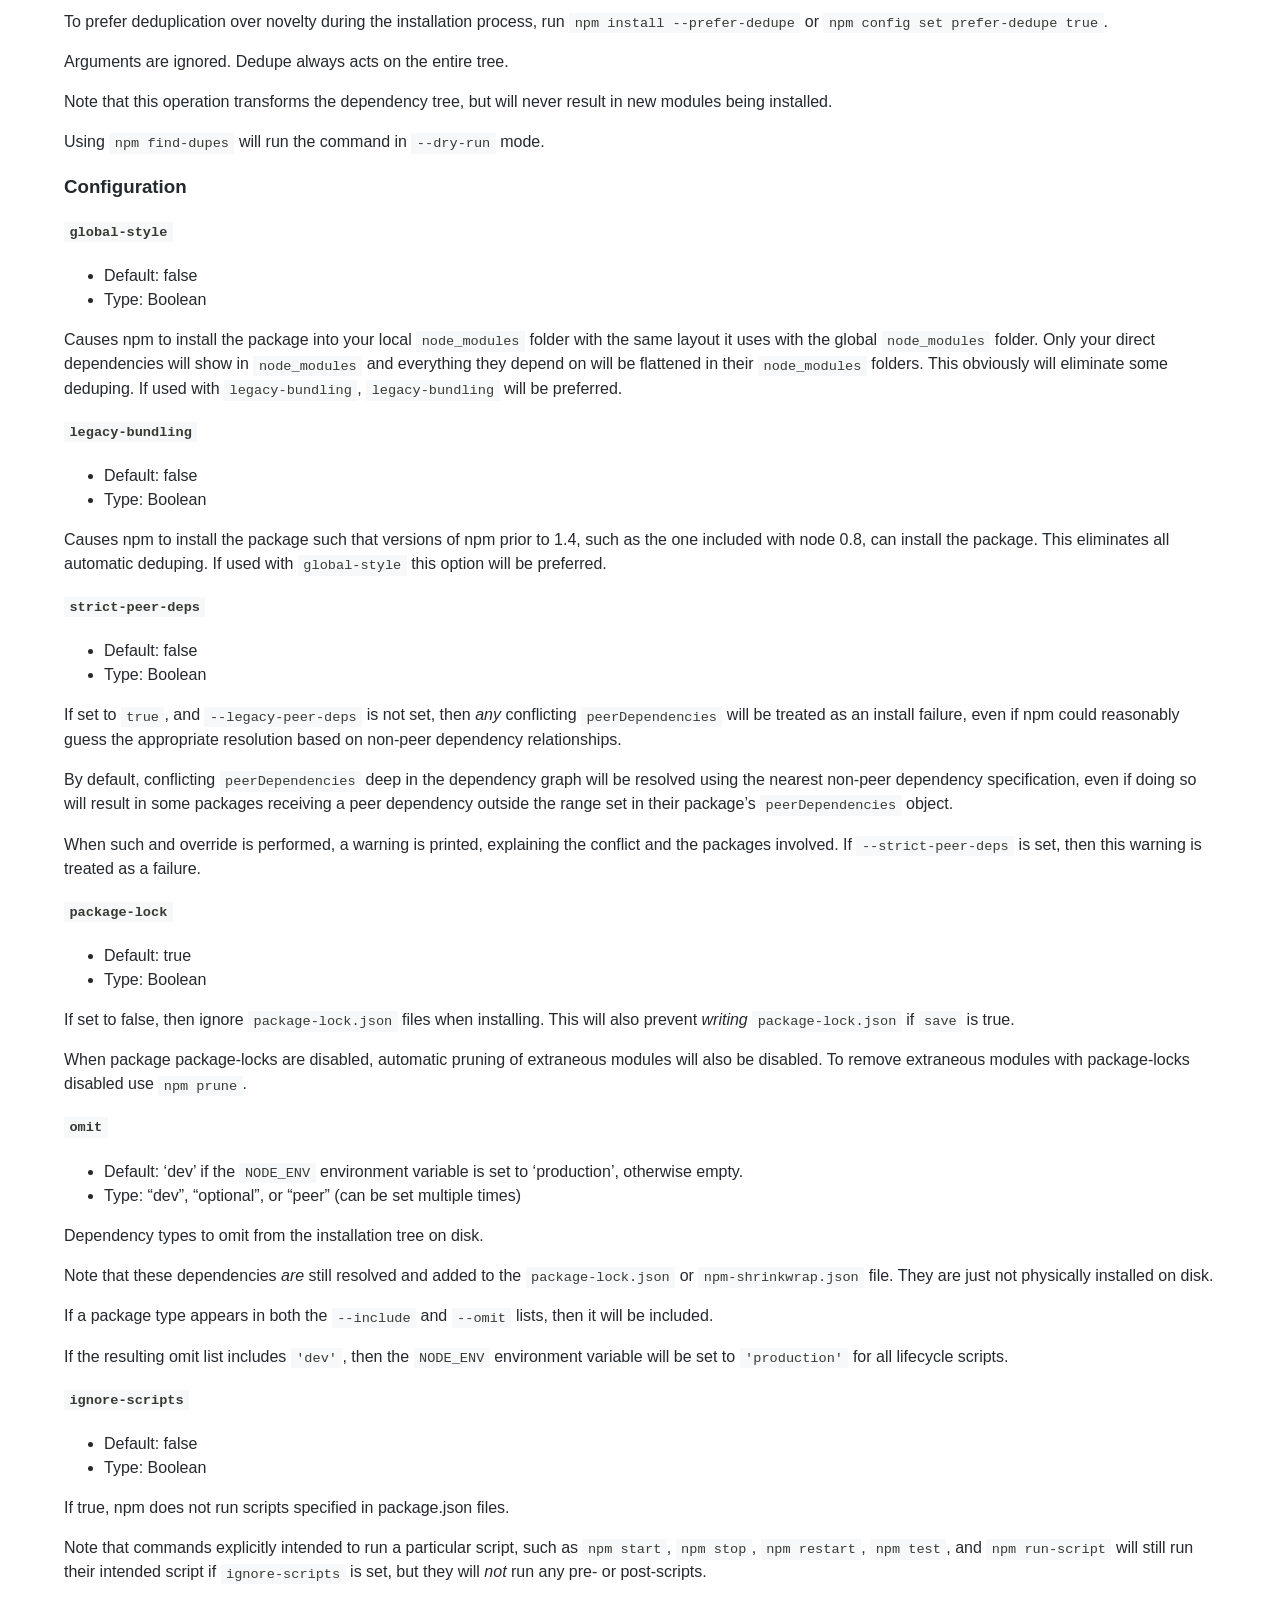
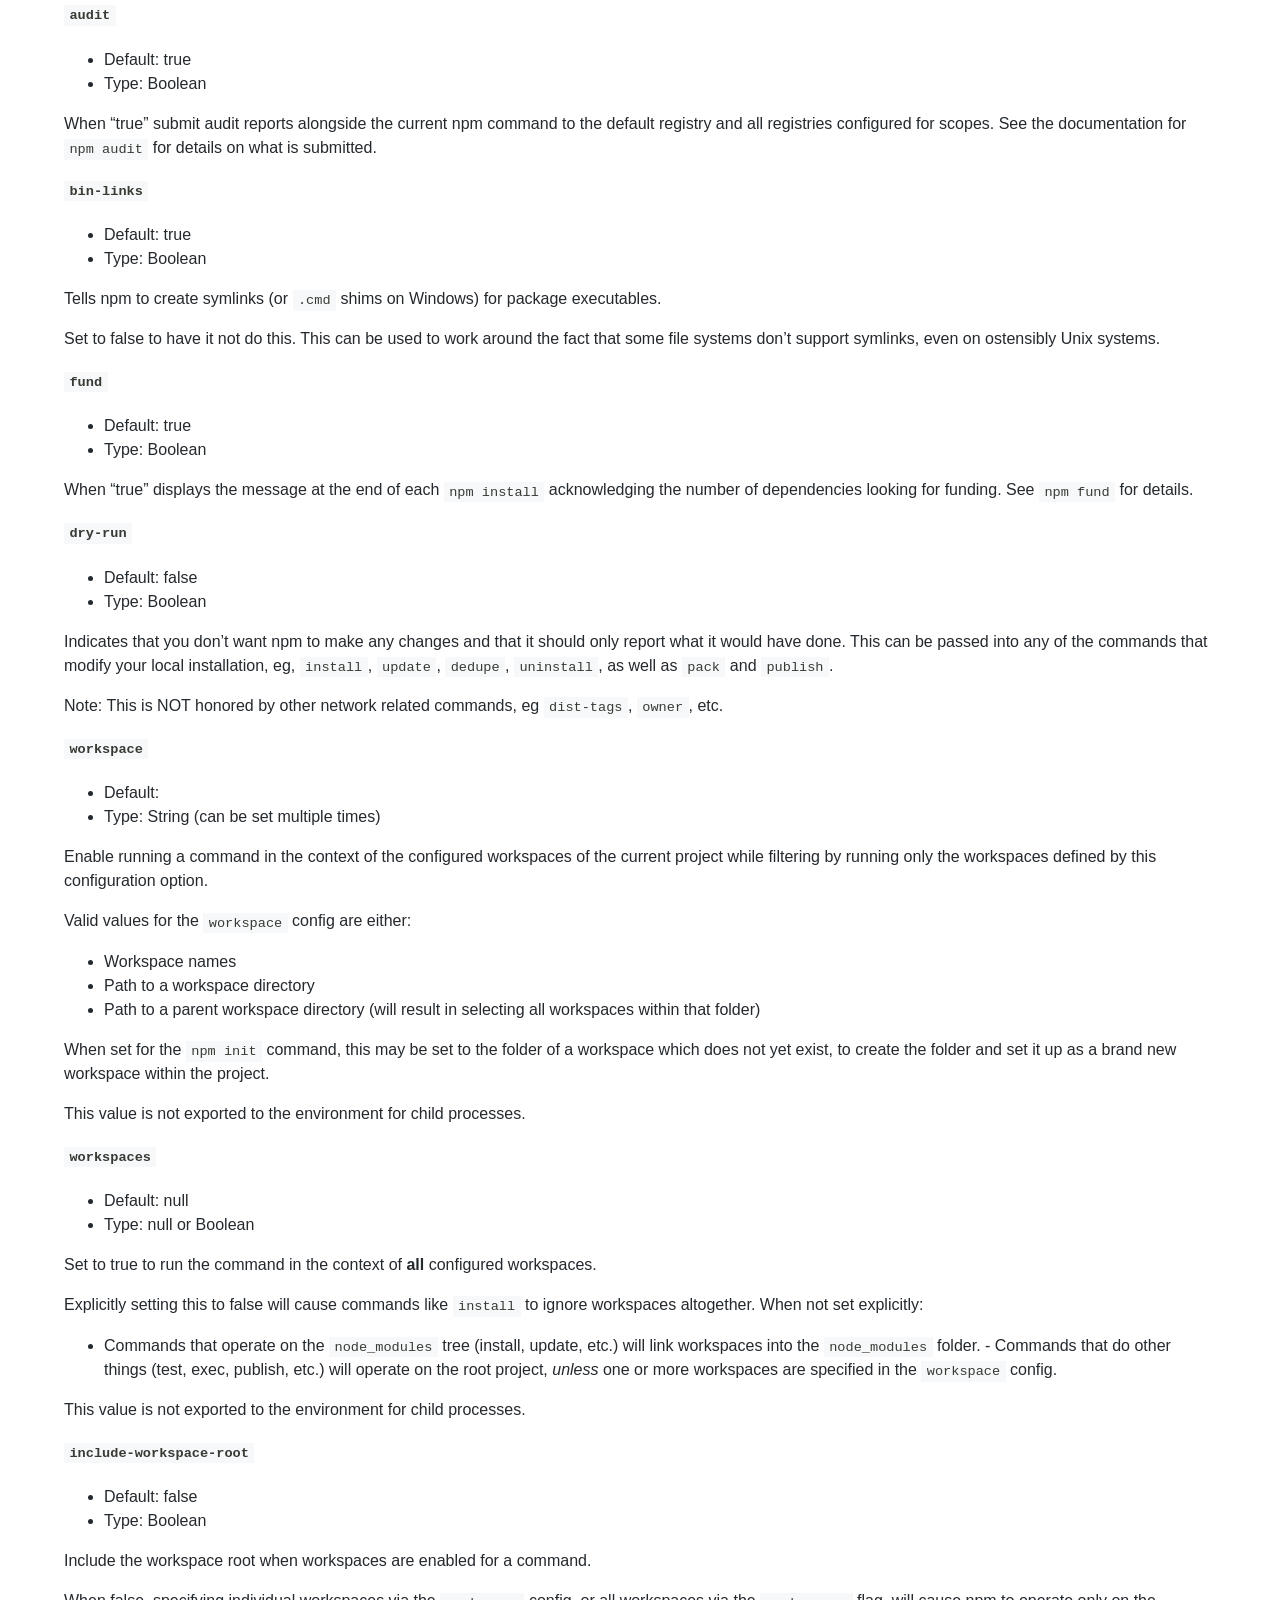
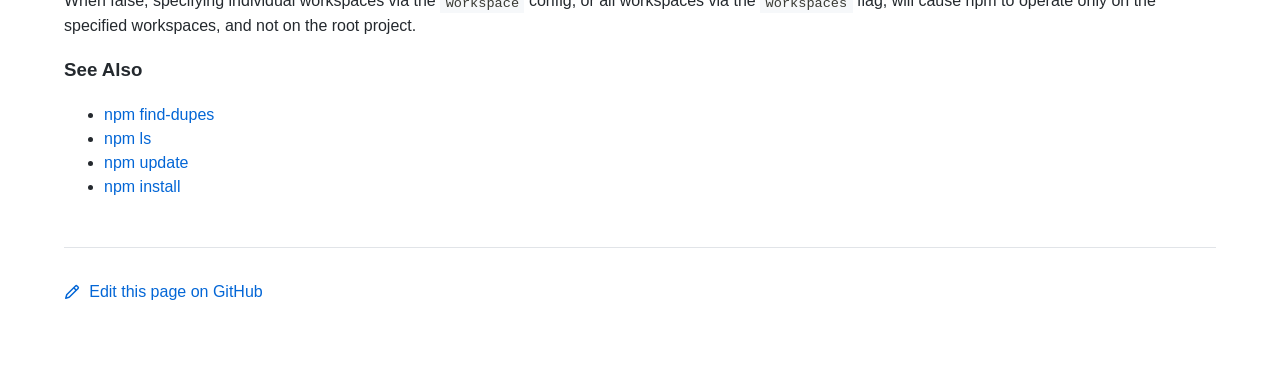
<file: .metadata/.plugins/org.eclipse.wildwebdeveloper.embedder.node/node-v16.13.2-win-x64/node_modules/npm/docs/output/commands/npm-dedupe.html>
<html><head>
<title>npm-dedupe</title>
<style>
body {
    background-color: #ffffff;
    color: #24292e;

    margin: 0;

    line-height: 1.5;

    font-family: -apple-system, BlinkMacSystemFont, "Segoe UI", Helvetica, Arial, sans-serif, "Apple Color Emoji", "Segoe UI Emoji";
}
#rainbar {
    height: 10px;
    background-image: linear-gradient(139deg, #fb8817, #ff4b01, #c12127, #e02aff);
}

a {
    text-decoration: none;
    color: #0366d6;
}
a:hover {
    text-decoration: underline;
}

pre {
    margin: 1em 0px;
    padding: 1em;
    border: solid 1px #e1e4e8;
    border-radius: 6px;

    display: block;
    overflow: auto;

    white-space: pre;

    background-color: #f6f8fa;
    color: #393a34;
}
code {
    font-family: SFMono-Regular, Consolas, "Liberation Mono", Menlo, Courier, monospace;
    font-size: 85%;
    padding: 0.2em 0.4em;
    background-color: #f6f8fa;
    color: #393a34;
}
pre > code {
    padding: 0;
    background-color: inherit;
    color: inherit;
}
h1, h2, h3 {
    font-weight: 600;
}

#logobar {
    background-color: #333333;
    margin: 0 auto;
    padding: 1em 4em;
}
#logobar .logo {
    float: left;
}
#logobar .title {
    font-weight: 600;
    color: #dddddd;
    float: left;
    margin: 5px 0 0 1em;
}
#logobar:after {
    content: "";
    display: block;
    clear: both;
}

#content {
    margin: 0 auto;
    padding: 0 4em;
}

#table_of_contents > h2 {
    font-size: 1.17em;
}
#table_of_contents ul:first-child {
    border: solid 1px #e1e4e8;
    border-radius: 6px;
    padding: 1em;
    background-color: #f6f8fa;
    color: #393a34;
}
#table_of_contents ul {
    list-style-type: none;
    padding-left: 1.5em;
}
#table_of_contents li {
    font-size: 0.9em;
}
#table_of_contents li a {
    color: #000000;
}

header.title {
    border-bottom: solid 1px #e1e4e8;
}
header.title > h1 {
    margin-bottom: 0.25em;
}
header.title > .description {
    display: block;
    margin-bottom: 0.5em;
    line-height: 1;
}

footer#edit {
    border-top: solid 1px #e1e4e8;
    margin: 3em 0 4em 0;
    padding-top: 2em;
}
</style>
</head>
<body>
<div id="banner">
<div id="rainbar"></div>
<div id="logobar">
<svg class="logo" role="img" height="32" width="32" viewBox="0 0 700 700">
<polygon fill="#cb0000" points="0,700 700,700 700,0 0,0"></polygon>
<polygon fill="#ffffff" points="150,550 350,550 350,250 450,250 450,550 550,550 550,150 150,150"></polygon>
</svg>
<div class="title">
npm command-line interface
</div>
</div>
</div>

<section id="content">
<header class="title">
<h1 id="npm-dedupe">npm-dedupe</h1>
<span class="description">Reduce duplication in the package tree</span>
</header>

<section id="table_of_contents">
<h2 id="table-of-contents">Table of contents</h2>
<div id="_table_of_contents"><ul><li><a href="#synopsis">Synopsis</a></li><li><a href="#description">Description</a></li><li><a href="#configuration">Configuration</a></li><ul><li><a href="#global-style"><code>global-style</code></a></li><li><a href="#legacy-bundling"><code>legacy-bundling</code></a></li><li><a href="#strict-peer-deps"><code>strict-peer-deps</code></a></li><li><a href="#package-lock"><code>package-lock</code></a></li><li><a href="#omit"><code>omit</code></a></li><li><a href="#ignore-scripts"><code>ignore-scripts</code></a></li><li><a href="#audit"><code>audit</code></a></li><li><a href="#bin-links"><code>bin-links</code></a></li><li><a href="#fund"><code>fund</code></a></li><li><a href="#dry-run"><code>dry-run</code></a></li><li><a href="#workspace"><code>workspace</code></a></li><li><a href="#workspaces"><code>workspaces</code></a></li><li><a href="#include-workspace-root"><code>include-workspace-root</code></a></li></ul><li><a href="#see-also">See Also</a></li></ul></div>
</section>

<div id="_content"><h3 id="synopsis">Synopsis</h3>
<pre lang="bash"><code>npm dedupe
npm ddp

aliases: ddp
</code></pre>
<h3 id="description">Description</h3>
<p>Searches the local package tree and attempts to simplify the overall
structure by moving dependencies further up the tree, where they can
be more effectively shared by multiple dependent packages.</p>
<p>For example, consider this dependency graph:</p>
<pre><code>a
+-- b &lt;-- depends on c@1.0.x
|   `-- c@1.0.3
`-- d &lt;-- depends on c@~1.0.9
    `-- c@1.0.10
</code></pre>
<p>In this case, <code>npm dedupe</code> will transform the tree to:</p>
<pre lang="bash"><code>a
+-- b
+-- d
`-- c@1.0.10
</code></pre>
<p>Because of the hierarchical nature of node’s module lookup, b and d
will both get their dependency met by the single c package at the root
level of the tree.</p>
<p>In some cases, you may have a dependency graph like this:</p>
<pre><code>a
+-- b &lt;-- depends on c@1.0.x
+-- c@1.0.3
`-- d &lt;-- depends on c@1.x
    `-- c@1.9.9
</code></pre>
<p>During the installation process, the <code>c@1.0.3</code> dependency for <code>b</code> was
placed in the root of the tree.  Though <code>d</code>’s dependency on <code>c@1.x</code> could
have been satisfied by <code>c@1.0.3</code>, the newer <code>c@1.9.0</code> dependency was used,
because npm favors updates by default, even when doing so causes
duplication.</p>
<p>Running <code>npm dedupe</code> will cause npm to note the duplication and
re-evaluate, deleting the nested <code>c</code> module, because the one in the root is
sufficient.</p>
<p>To prefer deduplication over novelty during the installation process, run
<code>npm install --prefer-dedupe</code> or <code>npm config set prefer-dedupe true</code>.</p>
<p>Arguments are ignored. Dedupe always acts on the entire tree.</p>
<p>Note that this operation transforms the dependency tree, but will never
result in new modules being installed.</p>
<p>Using <code>npm find-dupes</code> will run the command in <code>--dry-run</code> mode.</p>
<h3 id="configuration">Configuration</h3>
<!-- raw HTML omitted -->
<!-- raw HTML omitted -->
<!-- raw HTML omitted -->
<h4 id="global-style"><code>global-style</code></h4>
<ul>
<li>Default: false</li>
<li>Type: Boolean</li>
</ul>
<p>Causes npm to install the package into your local <code>node_modules</code> folder with
the same layout it uses with the global <code>node_modules</code> folder. Only your
direct dependencies will show in <code>node_modules</code> and everything they depend
on will be flattened in their <code>node_modules</code> folders. This obviously will
eliminate some deduping. If used with <code>legacy-bundling</code>, <code>legacy-bundling</code>
will be preferred.</p>
<!-- raw HTML omitted -->
<!-- raw HTML omitted -->
<h4 id="legacy-bundling"><code>legacy-bundling</code></h4>
<ul>
<li>Default: false</li>
<li>Type: Boolean</li>
</ul>
<p>Causes npm to install the package such that versions of npm prior to 1.4,
such as the one included with node 0.8, can install the package. This
eliminates all automatic deduping. If used with <code>global-style</code> this option
will be preferred.</p>
<!-- raw HTML omitted -->
<!-- raw HTML omitted -->
<h4 id="strict-peer-deps"><code>strict-peer-deps</code></h4>
<ul>
<li>Default: false</li>
<li>Type: Boolean</li>
</ul>
<p>If set to <code>true</code>, and <code>--legacy-peer-deps</code> is not set, then <em>any</em>
conflicting <code>peerDependencies</code> will be treated as an install failure, even
if npm could reasonably guess the appropriate resolution based on non-peer
dependency relationships.</p>
<p>By default, conflicting <code>peerDependencies</code> deep in the dependency graph will
be resolved using the nearest non-peer dependency specification, even if
doing so will result in some packages receiving a peer dependency outside
the range set in their package’s <code>peerDependencies</code> object.</p>
<p>When such and override is performed, a warning is printed, explaining the
conflict and the packages involved. If <code>--strict-peer-deps</code> is set, then
this warning is treated as a failure.</p>
<!-- raw HTML omitted -->
<!-- raw HTML omitted -->
<h4 id="package-lock"><code>package-lock</code></h4>
<ul>
<li>Default: true</li>
<li>Type: Boolean</li>
</ul>
<p>If set to false, then ignore <code>package-lock.json</code> files when installing. This
will also prevent <em>writing</em> <code>package-lock.json</code> if <code>save</code> is true.</p>
<p>When package package-locks are disabled, automatic pruning of extraneous
modules will also be disabled. To remove extraneous modules with
package-locks disabled use <code>npm prune</code>.</p>
<!-- raw HTML omitted -->
<!-- raw HTML omitted -->
<h4 id="omit"><code>omit</code></h4>
<ul>
<li>Default: ‘dev’ if the <code>NODE_ENV</code> environment variable is set to
‘production’, otherwise empty.</li>
<li>Type: “dev”, “optional”, or “peer” (can be set multiple times)</li>
</ul>
<p>Dependency types to omit from the installation tree on disk.</p>
<p>Note that these dependencies <em>are</em> still resolved and added to the
<code>package-lock.json</code> or <code>npm-shrinkwrap.json</code> file. They are just not
physically installed on disk.</p>
<p>If a package type appears in both the <code>--include</code> and <code>--omit</code> lists, then
it will be included.</p>
<p>If the resulting omit list includes <code>'dev'</code>, then the <code>NODE_ENV</code> environment
variable will be set to <code>'production'</code> for all lifecycle scripts.</p>
<!-- raw HTML omitted -->
<!-- raw HTML omitted -->
<h4 id="ignore-scripts"><code>ignore-scripts</code></h4>
<ul>
<li>Default: false</li>
<li>Type: Boolean</li>
</ul>
<p>If true, npm does not run scripts specified in package.json files.</p>
<p>Note that commands explicitly intended to run a particular script, such as
<code>npm start</code>, <code>npm stop</code>, <code>npm restart</code>, <code>npm test</code>, and <code>npm run-script</code>
will still run their intended script if <code>ignore-scripts</code> is set, but they
will <em>not</em> run any pre- or post-scripts.</p>
<!-- raw HTML omitted -->
<!-- raw HTML omitted -->
<h4 id="audit"><code>audit</code></h4>
<ul>
<li>Default: true</li>
<li>Type: Boolean</li>
</ul>
<p>When “true” submit audit reports alongside the current npm command to the
default registry and all registries configured for scopes. See the
documentation for <a href="../commands/npm-audit.html"><code>npm audit</code></a> for details on what is
submitted.</p>
<!-- raw HTML omitted -->
<!-- raw HTML omitted -->
<h4 id="bin-links"><code>bin-links</code></h4>
<ul>
<li>Default: true</li>
<li>Type: Boolean</li>
</ul>
<p>Tells npm to create symlinks (or <code>.cmd</code> shims on Windows) for package
executables.</p>
<p>Set to false to have it not do this. This can be used to work around the
fact that some file systems don’t support symlinks, even on ostensibly Unix
systems.</p>
<!-- raw HTML omitted -->
<!-- raw HTML omitted -->
<h4 id="fund"><code>fund</code></h4>
<ul>
<li>Default: true</li>
<li>Type: Boolean</li>
</ul>
<p>When “true” displays the message at the end of each <code>npm install</code>
acknowledging the number of dependencies looking for funding. See <a href="../commands/npm-fund.html"><code>npm fund</code></a> for details.</p>
<!-- raw HTML omitted -->
<!-- raw HTML omitted -->
<h4 id="dry-run"><code>dry-run</code></h4>
<ul>
<li>Default: false</li>
<li>Type: Boolean</li>
</ul>
<p>Indicates that you don’t want npm to make any changes and that it should
only report what it would have done. This can be passed into any of the
commands that modify your local installation, eg, <code>install</code>, <code>update</code>,
<code>dedupe</code>, <code>uninstall</code>, as well as <code>pack</code> and <code>publish</code>.</p>
<p>Note: This is NOT honored by other network related commands, eg <code>dist-tags</code>,
<code>owner</code>, etc.</p>
<!-- raw HTML omitted -->
<!-- raw HTML omitted -->
<h4 id="workspace"><code>workspace</code></h4>
<ul>
<li>Default:</li>
<li>Type: String (can be set multiple times)</li>
</ul>
<p>Enable running a command in the context of the configured workspaces of the
current project while filtering by running only the workspaces defined by
this configuration option.</p>
<p>Valid values for the <code>workspace</code> config are either:</p>
<ul>
<li>Workspace names</li>
<li>Path to a workspace directory</li>
<li>Path to a parent workspace directory (will result in selecting all
workspaces within that folder)</li>
</ul>
<p>When set for the <code>npm init</code> command, this may be set to the folder of a
workspace which does not yet exist, to create the folder and set it up as a
brand new workspace within the project.</p>
<p>This value is not exported to the environment for child processes.</p>
<!-- raw HTML omitted -->
<!-- raw HTML omitted -->
<h4 id="workspaces"><code>workspaces</code></h4>
<ul>
<li>Default: null</li>
<li>Type: null or Boolean</li>
</ul>
<p>Set to true to run the command in the context of <strong>all</strong> configured
workspaces.</p>
<p>Explicitly setting this to false will cause commands like <code>install</code> to
ignore workspaces altogether. When not set explicitly:</p>
<ul>
<li>Commands that operate on the <code>node_modules</code> tree (install, update, etc.)
will link workspaces into the <code>node_modules</code> folder. - Commands that do
other things (test, exec, publish, etc.) will operate on the root project,
<em>unless</em> one or more workspaces are specified in the <code>workspace</code> config.</li>
</ul>
<p>This value is not exported to the environment for child processes.</p>
<!-- raw HTML omitted -->
<!-- raw HTML omitted -->
<h4 id="include-workspace-root"><code>include-workspace-root</code></h4>
<ul>
<li>Default: false</li>
<li>Type: Boolean</li>
</ul>
<p>Include the workspace root when workspaces are enabled for a command.</p>
<p>When false, specifying individual workspaces via the <code>workspace</code> config, or
all workspaces via the <code>workspaces</code> flag, will cause npm to operate only on
the specified workspaces, and not on the root project.</p>
<!-- raw HTML omitted -->
<!-- raw HTML omitted -->
<!-- raw HTML omitted -->
<h3 id="see-also">See Also</h3>
<ul>
<li><a href="../commands/npm-find-dupes.html">npm find-dupes</a></li>
<li><a href="../commands/npm-ls.html">npm ls</a></li>
<li><a href="../commands/npm-update.html">npm update</a></li>
<li><a href="../commands/npm-install.html">npm install</a></li>
</ul>
</div>

<footer id="edit">
<a href="https://github.com/npm/cli/edit/latest/docs/content/commands/npm-dedupe.md">
<svg role="img" viewBox="0 0 16 16" width="16" height="16" fill="currentcolor" style="vertical-align: text-bottom; margin-right: 0.3em;">
<path fill-rule="evenodd" d="M11.013 1.427a1.75 1.75 0 012.474 0l1.086 1.086a1.75 1.75 0 010 2.474l-8.61 8.61c-.21.21-.47.364-.756.445l-3.251.93a.75.75 0 01-.927-.928l.929-3.25a1.75 1.75 0 01.445-.758l8.61-8.61zm1.414 1.06a.25.25 0 00-.354 0L10.811 3.75l1.439 1.44 1.263-1.263a.25.25 0 000-.354l-1.086-1.086zM11.189 6.25L9.75 4.81l-6.286 6.287a.25.25 0 00-.064.108l-.558 1.953 1.953-.558a.249.249 0 00.108-.064l6.286-6.286z"></path>
</svg>
Edit this page on GitHub
</a>
</footer>
</section>



</body></html>
</file>
<file: .metadata/.plugins/org.eclipse.wildwebdeveloper.embedder.node/node-v16.13.2-win-x64/node_modules/npm/node_modules/unique-filename/coverage/prettify.css>
.pln{color:#000}@media screen{.str{color:#080}.kwd{color:#008}.com{color:#800}.typ{color:#606}.lit{color:#066}.pun,.opn,.clo{color:#660}.tag{color:#008}.atn{color:#606}.atv{color:#080}.dec,.var{color:#606}.fun{color:red}}@media print,projection{.str{color:#060}.kwd{color:#006;font-weight:bold}.com{color:#600;font-style:italic}.typ{color:#404;font-weight:bold}.lit{color:#044}.pun,.opn,.clo{color:#440}.tag{color:#006;font-weight:bold}.atn{color:#404}.atv{color:#060}}pre.prettyprint{padding:2px;border:1px solid #888}ol.linenums{margin-top:0;margin-bottom:0}li.L0,li.L1,li.L2,li.L3,li.L5,li.L6,li.L7,li.L8{list-style-type:none}li.L1,li.L3,li.L5,li.L7,li.L9{background:#eee}
</file>
<file: .metadata/.plugins/org.eclipse.wildwebdeveloper.embedder.node/node-v16.13.2-win-x64/node_modules/npm/node_modules/unique-filename/coverage/base.css>
body, html {
    margin:0; padding: 0;
}
body {
    font-family: Helvetica Neue, Helvetica,Arial;
    font-size: 10pt;
}
div.header, div.footer {
    background: #eee;
    padding: 1em;
}
div.header {
    z-index: 100;
    position: fixed;
    top: 0;
    border-bottom: 1px solid #666;
    width: 100%;
}
div.footer {
    border-top: 1px solid #666;
}
div.body {
    margin-top: 10em;
}
div.meta {
    font-size: 90%;
    text-align: center;
}
h1, h2, h3 {
    font-weight: normal;
}
h1 {
    font-size: 12pt;
}
h2 {
    font-size: 10pt;
}
pre {
    font-family: Consolas, Menlo, Monaco, monospace;
    margin: 0;
    padding: 0;
    line-height: 1.3;
    font-size: 14px;
    -moz-tab-size: 2;
    -o-tab-size:  2;
    tab-size: 2;
}

div.path { font-size: 110%; }
div.path a:link, div.path a:visited { color: #000; }
table.coverage { border-collapse: collapse; margin:0; padding: 0 }

table.coverage td {
    margin: 0;
    padding: 0;
    color: #111;
    vertical-align: top;
}
table.coverage td.line-count {
    width: 50px;
    text-align: right;
    padding-right: 5px;
}
table.coverage td.line-coverage {
    color: #777 !important;
    text-align: right;
    border-left: 1px solid #666;
    border-right: 1px solid #666;
}

table.coverage td.text {
}

table.coverage td span.cline-any {
    display: inline-block;
    padding: 0 5px;
    width: 40px;
}
table.coverage td span.cline-neutral {
    background: #eee;
}
table.coverage td span.cline-yes {
    background: #b5d592;
    color: #999;
}
table.coverage td span.cline-no {
    background: #fc8c84;
}

.cstat-yes { color: #111; }
.cstat-no { background: #fc8c84; color: #111; }
.fstat-no { background: #ffc520; color: #111 !important; }
.cbranch-no { background:  yellow !important; color: #111; }

.cstat-skip { background: #ddd; color: #111; }
.fstat-skip { background: #ddd; color: #111 !important; }
.cbranch-skip { background: #ddd !important; color: #111; }

.missing-if-branch {
    display: inline-block;
    margin-right: 10px;
    position: relative;
    padding: 0 4px;
    background: black;
    color: yellow;
}

.skip-if-branch {
    display: none;
    margin-right: 10px;
    position: relative;
    padding: 0 4px;
    background: #ccc;
    color: white;
}

.missing-if-branch .typ, .skip-if-branch .typ {
    color: inherit !important;
}

.entity, .metric { font-weight: bold; }
.metric { display: inline-block; border: 1px solid #333; padding: 0.3em; background: white; }
.metric small { font-size: 80%; font-weight: normal; color: #666; }

div.coverage-summary table { border-collapse: collapse; margin: 3em; font-size: 110%; }
div.coverage-summary td, div.coverage-summary table  th { margin: 0; padding: 0.25em 1em; border-top: 1px solid #666; border-bottom: 1px solid #666; }
div.coverage-summary th { text-align: left; border: 1px solid #666; background: #eee; font-weight: normal; }
div.coverage-summary th.file { border-right: none !important; }
div.coverage-summary th.pic { border-left: none !important; text-align: right; }
div.coverage-summary th.pct { border-right: none !important; }
div.coverage-summary th.abs { border-left: none !important; text-align: right; }
div.coverage-summary td.pct { text-align: right; border-left: 1px solid #666; }
div.coverage-summary td.abs { text-align: right; font-size: 90%; color: #444; border-right: 1px solid #666; }
div.coverage-summary td.file { border-left: 1px solid #666; white-space: nowrap;  }
div.coverage-summary td.pic { min-width: 120px !important;  }
div.coverage-summary a:link { text-decoration: none; color: #000; }
div.coverage-summary a:visited { text-decoration: none; color: #777; }
div.coverage-summary a:hover { text-decoration: underline; }
div.coverage-summary tfoot td { border-top: 1px solid #666; }

div.coverage-summary .sorter {
    height: 10px;
    width: 7px;
    display: inline-block;
    margin-left: 0.5em;
    background: url(sort-arrow-sprite.png) no-repeat scroll 0 0 transparent;
}
div.coverage-summary .sorted .sorter {
    background-position: 0 -20px;
}
div.coverage-summary .sorted-desc .sorter {
    background-position: 0 -10px;
}

.high { background: #b5d592 !important; }
.medium { background: #ffe87c !important; }
.low { background: #fc8c84 !important; }

span.cover-fill, span.cover-empty {
    display:inline-block;
    border:1px solid #444;
    background: white;
    height: 12px;
}
span.cover-fill {
    background: #ccc;
    border-right: 1px solid #444;
}
span.cover-empty {
    background: white;
    border-left: none;
}
span.cover-full {
    border-right: none !important;
}
pre.prettyprint {
    border: none !important;
    padding: 0 !important;
    margin: 0 !important;
}
.com { color: #999 !important; }
.ignore-none { color: #999; font-weight: normal; }
</file>
